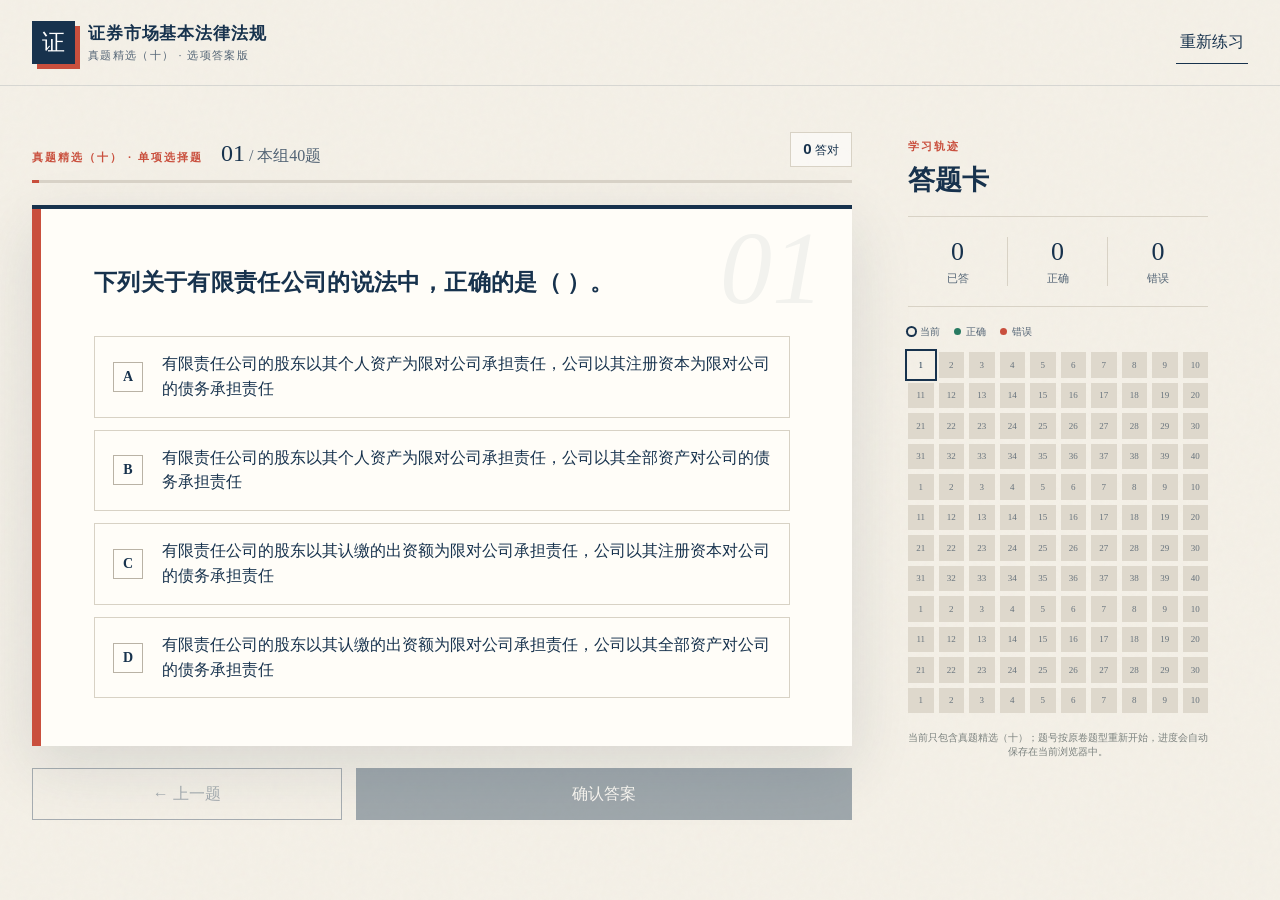
<file: index.html>
<!doctype html>
<html lang="zh-CN">
<head>
  <meta charset="UTF-8" />
  <meta name="viewport" content="width=device-width, initial-scale=1.0" />
  <meta name="theme-color" content="#17324d" />
  <title>证券市场基本法律法规 · 真题精选十</title>
  <link rel="stylesheet" href="styles.css?v=13" />
</head>
<body>
  <div class="paper-noise" aria-hidden="true"></div>
  <header class="topbar">
    <a class="brand" href="#" aria-label="返回第一题">
      <span class="brand-mark">证</span>
      <span>
        <strong>证券市场基本法律法规</strong>
        <small>真题精选（十） · 选项答案版</small>
      </span>
    </a>
    <div class="header-actions">
      <button class="text-button" id="resetBtn" type="button">重新练习</button>
      <button class="icon-button mobile-only" id="sheetBtn" type="button" aria-label="打开答题卡">☰</button>
    </div>
  </header>

  <main class="app-shell">
    <section class="quiz-panel">
      <div class="progress-row">
        <div>
          <span class="eyebrow" id="category">单项选择题</span>
          <span class="question-count"><b id="currentNo">01</b> / 本组40题</span>
        </div>
        <div class="score-pill"><span id="correctCount">0</span> 答对</div>
      </div>
      <div class="progress-track" aria-label="答题进度"><div id="progressBar"></div></div>

      <article class="question-card" id="questionCard">
        <div class="question-number" aria-hidden="true" id="bigNo">01</div>
        <section class="case-material" id="caseMaterial" hidden>
          <span class="module-kicker">材料背景</span>
          <p id="caseMaterialText"></p>
        </section>
        <h1 id="questionText"></h1>
        <div class="options" id="options" role="radiogroup" aria-label="请选择答案"></div>

        <div class="feedback" id="feedback" hidden>
          <div class="feedback-title">
            <span class="feedback-icon" id="feedbackIcon"></span>
            <div>
              <strong id="feedbackHeading"></strong>
              <small id="answerLine"></small>
            </div>
          </div>
        </div>
      </article>

      <div class="quiz-actions">
        <button class="secondary-button" id="prevBtn" type="button">← 上一题</button>
        <button class="primary-button" id="submitBtn" type="button" disabled>确认答案</button>
        <button class="primary-button" id="nextBtn" type="button" hidden>下一题 →</button>
      </div>
    </section>

    <aside class="answer-sheet" id="answerSheet" aria-label="答题卡">
      <div class="sheet-head">
        <div><span class="eyebrow">学习轨迹</span><h2>答题卡</h2></div>
        <button class="icon-button mobile-only" id="closeSheetBtn" type="button" aria-label="关闭答题卡">×</button>
      </div>
      <div class="stats">
        <div><b id="answeredStat">0</b><span>已答</span></div>
        <div><b id="rightStat">0</b><span>正确</span></div>
        <div><b id="wrongStat">0</b><span>错误</span></div>
      </div>
      <div class="legend">
        <span><i class="dot current"></i>当前</span>
        <span><i class="dot right"></i>正确</span>
        <span><i class="dot wrong"></i>错误</span>
      </div>
      <nav class="question-grid" id="questionGrid" aria-label="题目列表"></nav>
      <p class="sheet-note">当前只包含真题精选（十）；题号按原卷题型重新开始，进度会自动保存在当前浏览器中。</p>
    </aside>
  </main>

  <div class="overlay" id="overlay" hidden></div>
  <div class="toast" id="toast" role="status" aria-live="polite"></div>
  <script src="data.js?v=13"></script>
  <script src="app.js?v=13"></script>
</body>
</html>
</file>
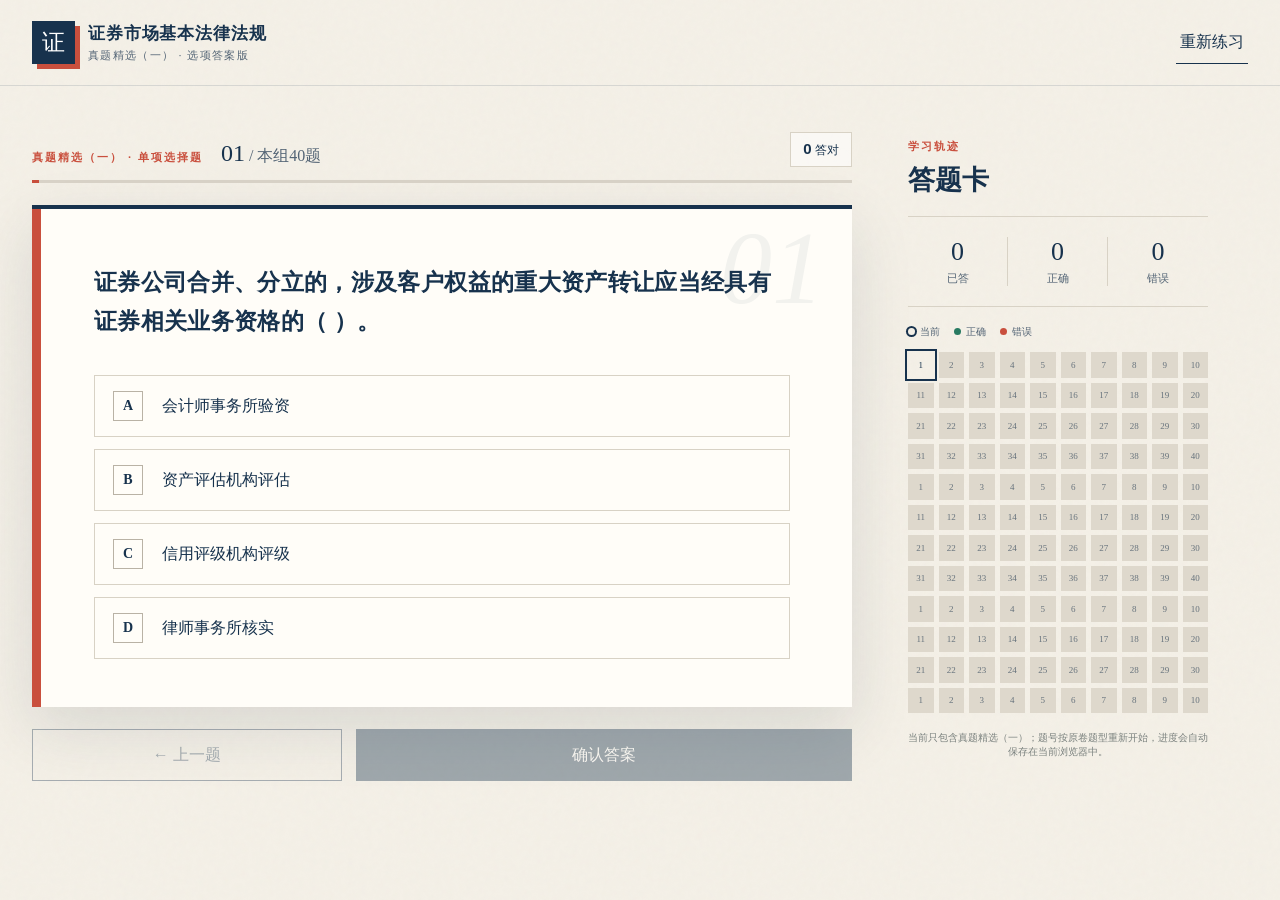
<file: zhenti1/index.html>
<!doctype html>
<html lang="zh-CN">
<head>
  <meta charset="UTF-8" />
  <meta name="viewport" content="width=device-width, initial-scale=1.0" />
  <meta name="theme-color" content="#17324d" />
  <title>证券市场基本法律法规 · 真题精选一</title>
  <link rel="stylesheet" href="styles.css?v=zhenti1" />
</head>
<body>
  <div class="paper-noise" aria-hidden="true"></div>
  <header class="topbar">
    <a class="brand" href="#" aria-label="返回第一题">
      <span class="brand-mark">证</span>
      <span>
        <strong>证券市场基本法律法规</strong>
        <small>真题精选（一） · 选项答案版</small>
      </span>
    </a>
    <div class="header-actions">
      <button class="text-button" id="resetBtn" type="button">重新练习</button>
      <button class="icon-button mobile-only" id="sheetBtn" type="button" aria-label="打开答题卡">☰</button>
    </div>
  </header>

  <main class="app-shell">
    <section class="quiz-panel">
      <div class="progress-row">
        <div>
          <span class="eyebrow" id="category">单项选择题</span>
          <span class="question-count"><b id="currentNo">01</b> / 本组40题</span>
        </div>
        <div class="score-pill"><span id="correctCount">0</span> 答对</div>
      </div>
      <div class="progress-track" aria-label="答题进度"><div id="progressBar"></div></div>

      <article class="question-card" id="questionCard">
        <div class="question-number" aria-hidden="true" id="bigNo">01</div>
        <section class="case-material" id="caseMaterial" hidden>
          <span class="module-kicker">材料背景</span>
          <p id="caseMaterialText"></p>
        </section>
        <h1 id="questionText"></h1>
        <div class="options" id="options" role="radiogroup" aria-label="请选择答案"></div>

        <div class="feedback" id="feedback" hidden>
          <div class="feedback-title">
            <span class="feedback-icon" id="feedbackIcon"></span>
            <div>
              <strong id="feedbackHeading"></strong>
              <small id="answerLine"></small>
            </div>
          </div>
        </div>
      </article>

      <div class="quiz-actions">
        <button class="secondary-button" id="prevBtn" type="button">← 上一题</button>
        <button class="primary-button" id="submitBtn" type="button" disabled>确认答案</button>
        <button class="primary-button" id="nextBtn" type="button" hidden>下一题 →</button>
      </div>
    </section>

    <aside class="answer-sheet" id="answerSheet" aria-label="答题卡">
      <div class="sheet-head">
        <div><span class="eyebrow">学习轨迹</span><h2>答题卡</h2></div>
        <button class="icon-button mobile-only" id="closeSheetBtn" type="button" aria-label="关闭答题卡">×</button>
      </div>
      <div class="stats">
        <div><b id="answeredStat">0</b><span>已答</span></div>
        <div><b id="rightStat">0</b><span>正确</span></div>
        <div><b id="wrongStat">0</b><span>错误</span></div>
      </div>
      <div class="legend">
        <span><i class="dot current"></i>当前</span>
        <span><i class="dot right"></i>正确</span>
        <span><i class="dot wrong"></i>错误</span>
      </div>
      <nav class="question-grid" id="questionGrid" aria-label="题目列表"></nav>
      <p class="sheet-note">当前只包含真题精选（一）；题号按原卷题型重新开始，进度会自动保存在当前浏览器中。</p>
    </aside>
  </main>

  <div class="overlay" id="overlay" hidden></div>
  <div class="toast" id="toast" role="status" aria-live="polite"></div>
  <script src="data.js?v=zhenti1"></script>
  <script src="app.js?v=zhenti1"></script>
</body>
</html>
</file>
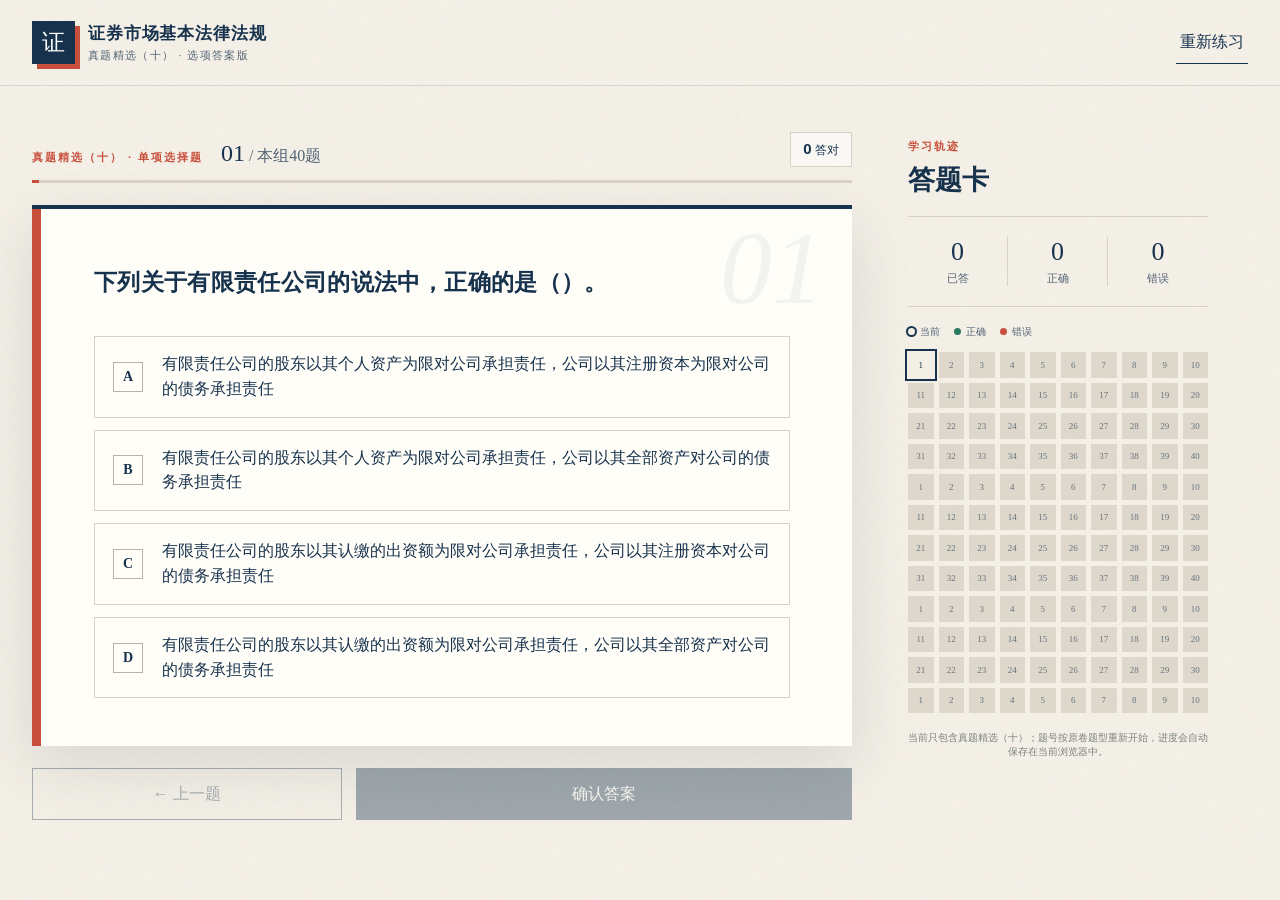
<file: zhenti10/index.html>
<!doctype html>
<html lang="zh-CN">
<head>
  <meta charset="UTF-8" />
  <meta name="viewport" content="width=device-width, initial-scale=1.0" />
  <meta name="theme-color" content="#17324d" />
  <title>证券市场基本法律法规 · 真题精选九</title>
  <link rel="stylesheet" href="styles.css?v=zhenti10" />
</head>
<body>
  <div class="paper-noise" aria-hidden="true"></div>
  <header class="topbar">
    <a class="brand" href="#" aria-label="返回第一题">
      <span class="brand-mark">证</span>
      <span>
        <strong>证券市场基本法律法规</strong>
        <small>真题精选（十） · 选项答案版</small>
      </span>
    </a>
    <div class="header-actions">
      <button class="text-button" id="resetBtn" type="button">重新练习</button>
      <button class="icon-button mobile-only" id="sheetBtn" type="button" aria-label="打开答题卡">☰</button>
    </div>
  </header>

  <main class="app-shell">
    <section class="quiz-panel">
      <div class="progress-row">
        <div>
          <span class="eyebrow" id="category">单项选择题</span>
          <span class="question-count"><b id="currentNo">01</b> / 本组40题</span>
        </div>
        <div class="score-pill"><span id="correctCount">0</span> 答对</div>
      </div>
      <div class="progress-track" aria-label="答题进度"><div id="progressBar"></div></div>

      <article class="question-card" id="questionCard">
        <div class="question-number" aria-hidden="true" id="bigNo">01</div>
        <section class="case-material" id="caseMaterial" hidden>
          <span class="module-kicker">材料背景</span>
          <p id="caseMaterialText"></p>
        </section>
        <h1 id="questionText"></h1>
        <div class="options" id="options" role="radiogroup" aria-label="请选择答案"></div>

        <div class="feedback" id="feedback" hidden>
          <div class="feedback-title">
            <span class="feedback-icon" id="feedbackIcon"></span>
            <div>
              <strong id="feedbackHeading"></strong>
              <small id="answerLine"></small>
            </div>
          </div>
        </div>
      </article>

      <div class="quiz-actions">
        <button class="secondary-button" id="prevBtn" type="button">← 上一题</button>
        <button class="primary-button" id="submitBtn" type="button" disabled>确认答案</button>
        <button class="primary-button" id="nextBtn" type="button" hidden>下一题 →</button>
      </div>
    </section>

    <aside class="answer-sheet" id="answerSheet" aria-label="答题卡">
      <div class="sheet-head">
        <div><span class="eyebrow">学习轨迹</span><h2>答题卡</h2></div>
        <button class="icon-button mobile-only" id="closeSheetBtn" type="button" aria-label="关闭答题卡">×</button>
      </div>
      <div class="stats">
        <div><b id="answeredStat">0</b><span>已答</span></div>
        <div><b id="rightStat">0</b><span>正确</span></div>
        <div><b id="wrongStat">0</b><span>错误</span></div>
      </div>
      <div class="legend">
        <span><i class="dot current"></i>当前</span>
        <span><i class="dot right"></i>正确</span>
        <span><i class="dot wrong"></i>错误</span>
      </div>
      <nav class="question-grid" id="questionGrid" aria-label="题目列表"></nav>
      <p class="sheet-note">当前只包含真题精选（十）；题号按原卷题型重新开始，进度会自动保存在当前浏览器中。</p>
    </aside>
  </main>

  <div class="overlay" id="overlay" hidden></div>
  <div class="toast" id="toast" role="status" aria-live="polite"></div>
  <script src="data.js?v=zhenti10"></script>
  <script src="app.js?v=zhenti10"></script>
</body>
</html>
</file>
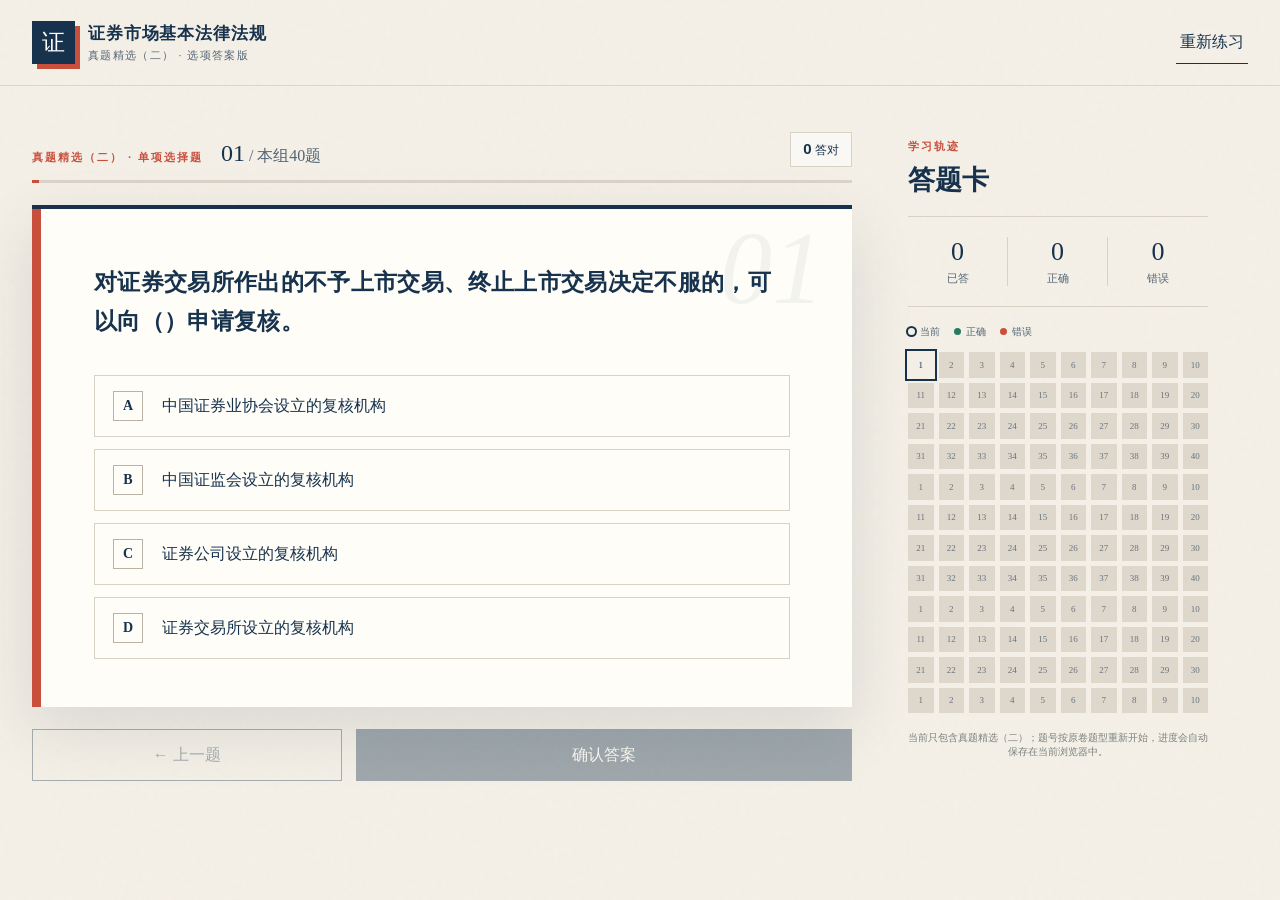
<file: zhenti2/index.html>
<!doctype html>
<html lang="zh-CN">
<head>
  <meta charset="UTF-8" />
  <meta name="viewport" content="width=device-width, initial-scale=1.0" />
  <meta name="theme-color" content="#17324d" />
  <title>证券市场基本法律法规 · 真题精选二</title>
  <link rel="stylesheet" href="styles.css?v=zhenti2" />
</head>
<body>
  <div class="paper-noise" aria-hidden="true"></div>
  <header class="topbar">
    <a class="brand" href="#" aria-label="返回第一题">
      <span class="brand-mark">证</span>
      <span>
        <strong>证券市场基本法律法规</strong>
        <small>真题精选（二） · 选项答案版</small>
      </span>
    </a>
    <div class="header-actions">
      <button class="text-button" id="resetBtn" type="button">重新练习</button>
      <button class="icon-button mobile-only" id="sheetBtn" type="button" aria-label="打开答题卡">☰</button>
    </div>
  </header>

  <main class="app-shell">
    <section class="quiz-panel">
      <div class="progress-row">
        <div>
          <span class="eyebrow" id="category">单项选择题</span>
          <span class="question-count"><b id="currentNo">01</b> / 本组40题</span>
        </div>
        <div class="score-pill"><span id="correctCount">0</span> 答对</div>
      </div>
      <div class="progress-track" aria-label="答题进度"><div id="progressBar"></div></div>

      <article class="question-card" id="questionCard">
        <div class="question-number" aria-hidden="true" id="bigNo">01</div>
        <section class="case-material" id="caseMaterial" hidden>
          <span class="module-kicker">材料背景</span>
          <p id="caseMaterialText"></p>
        </section>
        <h1 id="questionText"></h1>
        <div class="options" id="options" role="radiogroup" aria-label="请选择答案"></div>

        <div class="feedback" id="feedback" hidden>
          <div class="feedback-title">
            <span class="feedback-icon" id="feedbackIcon"></span>
            <div>
              <strong id="feedbackHeading"></strong>
              <small id="answerLine"></small>
            </div>
          </div>
        </div>
      </article>

      <div class="quiz-actions">
        <button class="secondary-button" id="prevBtn" type="button">← 上一题</button>
        <button class="primary-button" id="submitBtn" type="button" disabled>确认答案</button>
        <button class="primary-button" id="nextBtn" type="button" hidden>下一题 →</button>
      </div>
    </section>

    <aside class="answer-sheet" id="answerSheet" aria-label="答题卡">
      <div class="sheet-head">
        <div><span class="eyebrow">学习轨迹</span><h2>答题卡</h2></div>
        <button class="icon-button mobile-only" id="closeSheetBtn" type="button" aria-label="关闭答题卡">×</button>
      </div>
      <div class="stats">
        <div><b id="answeredStat">0</b><span>已答</span></div>
        <div><b id="rightStat">0</b><span>正确</span></div>
        <div><b id="wrongStat">0</b><span>错误</span></div>
      </div>
      <div class="legend">
        <span><i class="dot current"></i>当前</span>
        <span><i class="dot right"></i>正确</span>
        <span><i class="dot wrong"></i>错误</span>
      </div>
      <nav class="question-grid" id="questionGrid" aria-label="题目列表"></nav>
      <p class="sheet-note">当前只包含真题精选（二）；题号按原卷题型重新开始，进度会自动保存在当前浏览器中。</p>
    </aside>
  </main>

  <div class="overlay" id="overlay" hidden></div>
  <div class="toast" id="toast" role="status" aria-live="polite"></div>
  <script src="data.js?v=zhenti2"></script>
  <script src="app.js?v=zhenti2"></script>
</body>
</html>
</file>
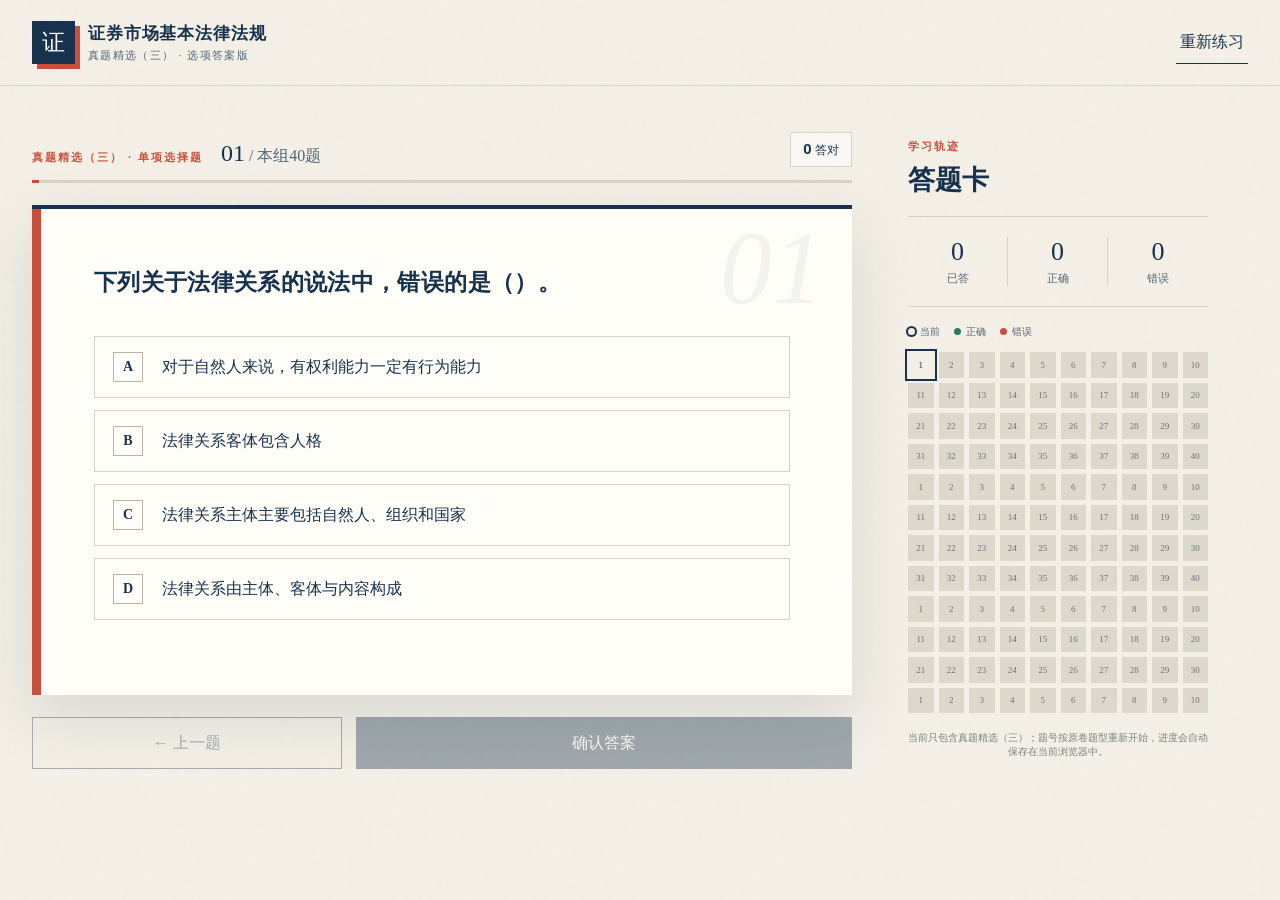
<file: zhenti3/index.html>
<!doctype html>
<html lang="zh-CN">
<head>
  <meta charset="UTF-8" />
  <meta name="viewport" content="width=device-width, initial-scale=1.0" />
  <meta name="theme-color" content="#17324d" />
  <title>证券市场基本法律法规 · 真题精选三</title>
  <link rel="stylesheet" href="styles.css?v=zhenti3" />
</head>
<body>
  <div class="paper-noise" aria-hidden="true"></div>
  <header class="topbar">
    <a class="brand" href="#" aria-label="返回第一题">
      <span class="brand-mark">证</span>
      <span>
        <strong>证券市场基本法律法规</strong>
        <small>真题精选（三） · 选项答案版</small>
      </span>
    </a>
    <div class="header-actions">
      <button class="text-button" id="resetBtn" type="button">重新练习</button>
      <button class="icon-button mobile-only" id="sheetBtn" type="button" aria-label="打开答题卡">☰</button>
    </div>
  </header>

  <main class="app-shell">
    <section class="quiz-panel">
      <div class="progress-row">
        <div>
          <span class="eyebrow" id="category">单项选择题</span>
          <span class="question-count"><b id="currentNo">01</b> / 本组40题</span>
        </div>
        <div class="score-pill"><span id="correctCount">0</span> 答对</div>
      </div>
      <div class="progress-track" aria-label="答题进度"><div id="progressBar"></div></div>

      <article class="question-card" id="questionCard">
        <div class="question-number" aria-hidden="true" id="bigNo">01</div>
        <section class="case-material" id="caseMaterial" hidden>
          <span class="module-kicker">材料背景</span>
          <p id="caseMaterialText"></p>
        </section>
        <h1 id="questionText"></h1>
        <div class="options" id="options" role="radiogroup" aria-label="请选择答案"></div>

        <div class="feedback" id="feedback" hidden>
          <div class="feedback-title">
            <span class="feedback-icon" id="feedbackIcon"></span>
            <div>
              <strong id="feedbackHeading"></strong>
              <small id="answerLine"></small>
            </div>
          </div>
        </div>
      </article>

      <div class="quiz-actions">
        <button class="secondary-button" id="prevBtn" type="button">← 上一题</button>
        <button class="primary-button" id="submitBtn" type="button" disabled>确认答案</button>
        <button class="primary-button" id="nextBtn" type="button" hidden>下一题 →</button>
      </div>
    </section>

    <aside class="answer-sheet" id="answerSheet" aria-label="答题卡">
      <div class="sheet-head">
        <div><span class="eyebrow">学习轨迹</span><h2>答题卡</h2></div>
        <button class="icon-button mobile-only" id="closeSheetBtn" type="button" aria-label="关闭答题卡">×</button>
      </div>
      <div class="stats">
        <div><b id="answeredStat">0</b><span>已答</span></div>
        <div><b id="rightStat">0</b><span>正确</span></div>
        <div><b id="wrongStat">0</b><span>错误</span></div>
      </div>
      <div class="legend">
        <span><i class="dot current"></i>当前</span>
        <span><i class="dot right"></i>正确</span>
        <span><i class="dot wrong"></i>错误</span>
      </div>
      <nav class="question-grid" id="questionGrid" aria-label="题目列表"></nav>
      <p class="sheet-note">当前只包含真题精选（三）；题号按原卷题型重新开始，进度会自动保存在当前浏览器中。</p>
    </aside>
  </main>

  <div class="overlay" id="overlay" hidden></div>
  <div class="toast" id="toast" role="status" aria-live="polite"></div>
  <script src="data.js?v=zhenti3"></script>
  <script src="app.js?v=zhenti3"></script>
</body>
</html>
</file>
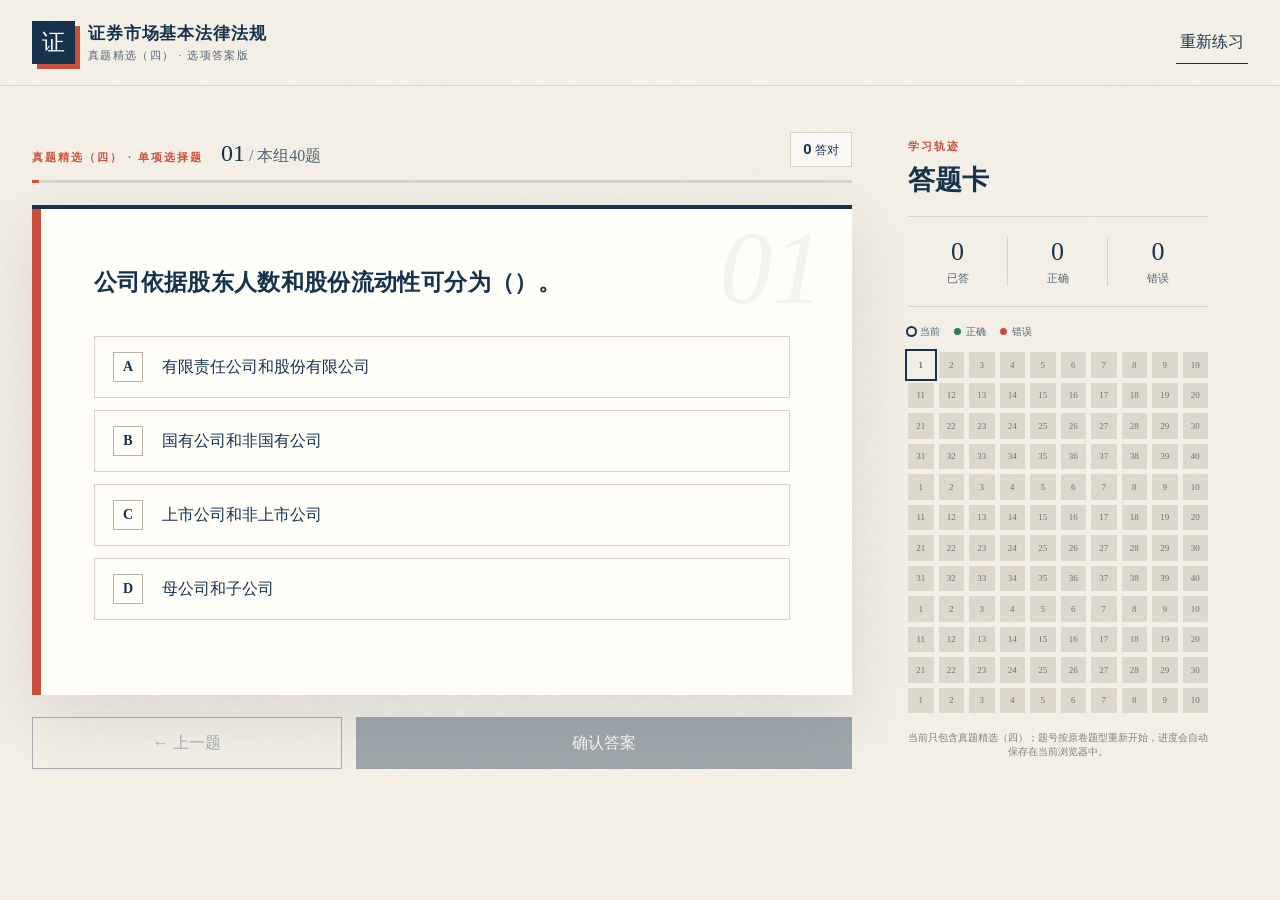
<file: zhenti4/index.html>
<!doctype html>
<html lang="zh-CN">
<head>
  <meta charset="UTF-8" />
  <meta name="viewport" content="width=device-width, initial-scale=1.0" />
  <meta name="theme-color" content="#17324d" />
  <title>证券市场基本法律法规 · 真题精选四</title>
  <link rel="stylesheet" href="styles.css?v=zhenti4" />
</head>
<body>
  <div class="paper-noise" aria-hidden="true"></div>
  <header class="topbar">
    <a class="brand" href="#" aria-label="返回第一题">
      <span class="brand-mark">证</span>
      <span>
        <strong>证券市场基本法律法规</strong>
        <small>真题精选（四） · 选项答案版</small>
      </span>
    </a>
    <div class="header-actions">
      <button class="text-button" id="resetBtn" type="button">重新练习</button>
      <button class="icon-button mobile-only" id="sheetBtn" type="button" aria-label="打开答题卡">☰</button>
    </div>
  </header>

  <main class="app-shell">
    <section class="quiz-panel">
      <div class="progress-row">
        <div>
          <span class="eyebrow" id="category">单项选择题</span>
          <span class="question-count"><b id="currentNo">01</b> / 本组40题</span>
        </div>
        <div class="score-pill"><span id="correctCount">0</span> 答对</div>
      </div>
      <div class="progress-track" aria-label="答题进度"><div id="progressBar"></div></div>

      <article class="question-card" id="questionCard">
        <div class="question-number" aria-hidden="true" id="bigNo">01</div>
        <section class="case-material" id="caseMaterial" hidden>
          <span class="module-kicker">材料背景</span>
          <p id="caseMaterialText"></p>
        </section>
        <h1 id="questionText"></h1>
        <div class="options" id="options" role="radiogroup" aria-label="请选择答案"></div>

        <div class="feedback" id="feedback" hidden>
          <div class="feedback-title">
            <span class="feedback-icon" id="feedbackIcon"></span>
            <div>
              <strong id="feedbackHeading"></strong>
              <small id="answerLine"></small>
            </div>
          </div>
        </div>
      </article>

      <div class="quiz-actions">
        <button class="secondary-button" id="prevBtn" type="button">← 上一题</button>
        <button class="primary-button" id="submitBtn" type="button" disabled>确认答案</button>
        <button class="primary-button" id="nextBtn" type="button" hidden>下一题 →</button>
      </div>
    </section>

    <aside class="answer-sheet" id="answerSheet" aria-label="答题卡">
      <div class="sheet-head">
        <div><span class="eyebrow">学习轨迹</span><h2>答题卡</h2></div>
        <button class="icon-button mobile-only" id="closeSheetBtn" type="button" aria-label="关闭答题卡">×</button>
      </div>
      <div class="stats">
        <div><b id="answeredStat">0</b><span>已答</span></div>
        <div><b id="rightStat">0</b><span>正确</span></div>
        <div><b id="wrongStat">0</b><span>错误</span></div>
      </div>
      <div class="legend">
        <span><i class="dot current"></i>当前</span>
        <span><i class="dot right"></i>正确</span>
        <span><i class="dot wrong"></i>错误</span>
      </div>
      <nav class="question-grid" id="questionGrid" aria-label="题目列表"></nav>
      <p class="sheet-note">当前只包含真题精选（四）；题号按原卷题型重新开始，进度会自动保存在当前浏览器中。</p>
    </aside>
  </main>

  <div class="overlay" id="overlay" hidden></div>
  <div class="toast" id="toast" role="status" aria-live="polite"></div>
  <script src="data.js?v=zhenti4"></script>
  <script src="app.js?v=zhenti4"></script>
</body>
</html>
</file>
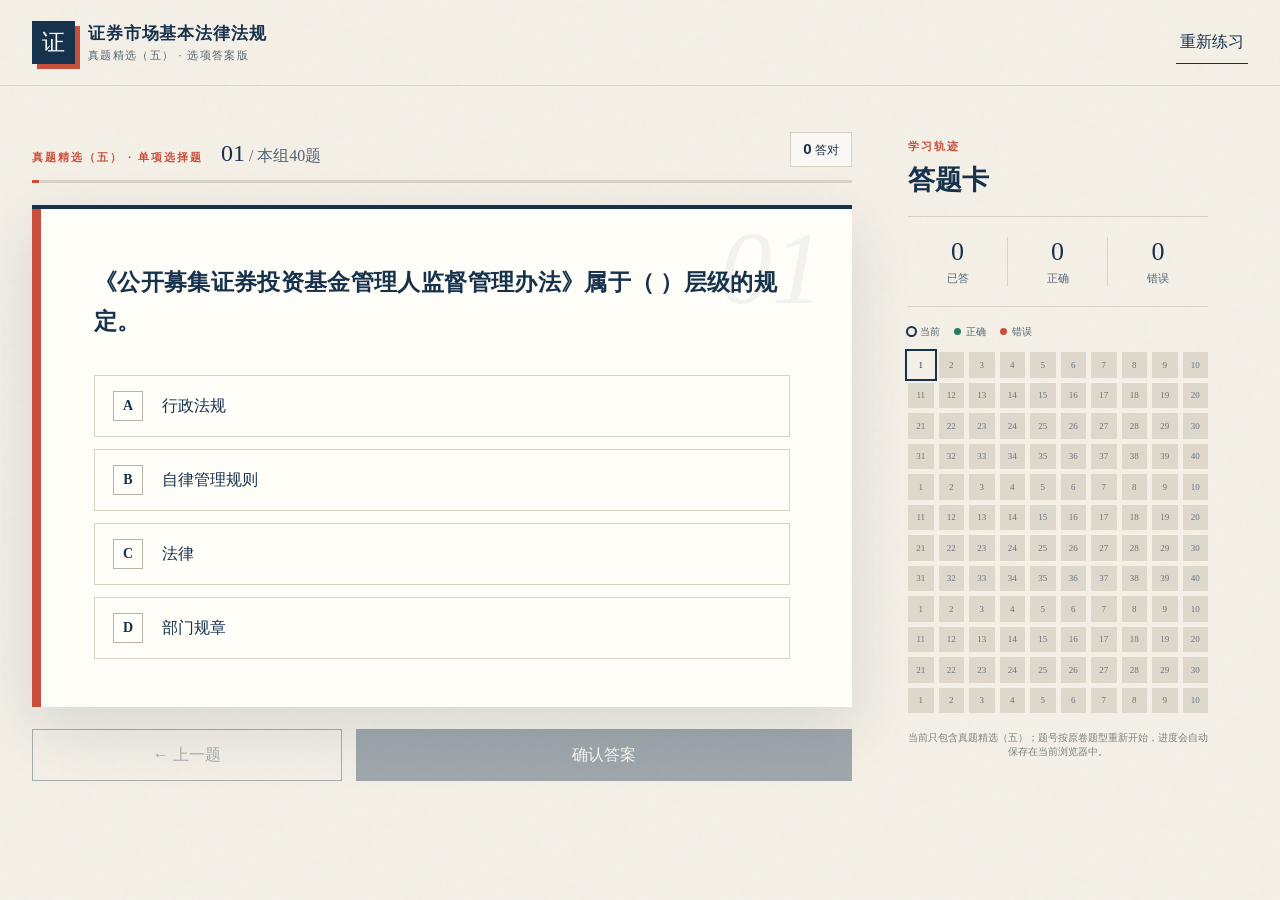
<file: zhenti5/index.html>
<!doctype html>
<html lang="zh-CN">
<head>
  <meta charset="UTF-8" />
  <meta name="viewport" content="width=device-width, initial-scale=1.0" />
  <meta name="theme-color" content="#17324d" />
  <title>证券市场基本法律法规 · 真题精选五</title>
  <link rel="stylesheet" href="styles.css?v=zhenti5" />
</head>
<body>
  <div class="paper-noise" aria-hidden="true"></div>
  <header class="topbar">
    <a class="brand" href="#" aria-label="返回第一题">
      <span class="brand-mark">证</span>
      <span>
        <strong>证券市场基本法律法规</strong>
        <small>真题精选（五） · 选项答案版</small>
      </span>
    </a>
    <div class="header-actions">
      <button class="text-button" id="resetBtn" type="button">重新练习</button>
      <button class="icon-button mobile-only" id="sheetBtn" type="button" aria-label="打开答题卡">☰</button>
    </div>
  </header>

  <main class="app-shell">
    <section class="quiz-panel">
      <div class="progress-row">
        <div>
          <span class="eyebrow" id="category">单项选择题</span>
          <span class="question-count"><b id="currentNo">01</b> / 本组40题</span>
        </div>
        <div class="score-pill"><span id="correctCount">0</span> 答对</div>
      </div>
      <div class="progress-track" aria-label="答题进度"><div id="progressBar"></div></div>

      <article class="question-card" id="questionCard">
        <div class="question-number" aria-hidden="true" id="bigNo">01</div>
        <section class="case-material" id="caseMaterial" hidden>
          <span class="module-kicker">材料背景</span>
          <p id="caseMaterialText"></p>
        </section>
        <h1 id="questionText"></h1>
        <div class="options" id="options" role="radiogroup" aria-label="请选择答案"></div>

        <div class="feedback" id="feedback" hidden>
          <div class="feedback-title">
            <span class="feedback-icon" id="feedbackIcon"></span>
            <div>
              <strong id="feedbackHeading"></strong>
              <small id="answerLine"></small>
            </div>
          </div>
        </div>
      </article>

      <div class="quiz-actions">
        <button class="secondary-button" id="prevBtn" type="button">← 上一题</button>
        <button class="primary-button" id="submitBtn" type="button" disabled>确认答案</button>
        <button class="primary-button" id="nextBtn" type="button" hidden>下一题 →</button>
      </div>
    </section>

    <aside class="answer-sheet" id="answerSheet" aria-label="答题卡">
      <div class="sheet-head">
        <div><span class="eyebrow">学习轨迹</span><h2>答题卡</h2></div>
        <button class="icon-button mobile-only" id="closeSheetBtn" type="button" aria-label="关闭答题卡">×</button>
      </div>
      <div class="stats">
        <div><b id="answeredStat">0</b><span>已答</span></div>
        <div><b id="rightStat">0</b><span>正确</span></div>
        <div><b id="wrongStat">0</b><span>错误</span></div>
      </div>
      <div class="legend">
        <span><i class="dot current"></i>当前</span>
        <span><i class="dot right"></i>正确</span>
        <span><i class="dot wrong"></i>错误</span>
      </div>
      <nav class="question-grid" id="questionGrid" aria-label="题目列表"></nav>
      <p class="sheet-note">当前只包含真题精选（五）；题号按原卷题型重新开始，进度会自动保存在当前浏览器中。</p>
    </aside>
  </main>

  <div class="overlay" id="overlay" hidden></div>
  <div class="toast" id="toast" role="status" aria-live="polite"></div>
  <script src="data.js?v=zhenti5"></script>
  <script src="app.js?v=zhenti5"></script>
</body>
</html>
</file>
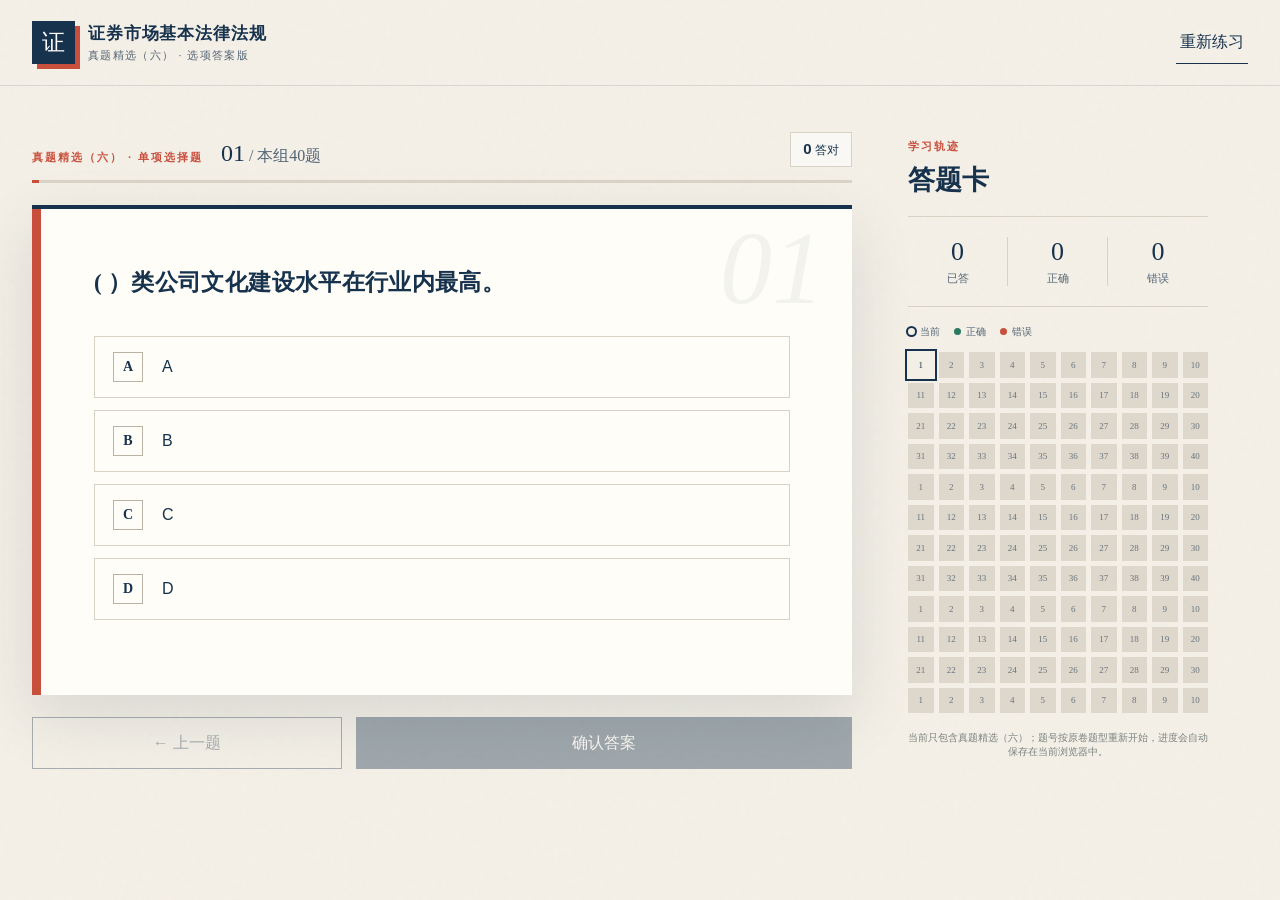
<file: zhenti6/index.html>
<!doctype html>
<html lang="zh-CN">
<head>
  <meta charset="UTF-8" />
  <meta name="viewport" content="width=device-width, initial-scale=1.0" />
  <meta name="theme-color" content="#17324d" />
  <title>证券市场基本法律法规 · 真题精选六</title>
  <link rel="stylesheet" href="styles.css?v=zhenti6" />
</head>
<body>
  <div class="paper-noise" aria-hidden="true"></div>
  <header class="topbar">
    <a class="brand" href="#" aria-label="返回第一题">
      <span class="brand-mark">证</span>
      <span>
        <strong>证券市场基本法律法规</strong>
        <small>真题精选（六） · 选项答案版</small>
      </span>
    </a>
    <div class="header-actions">
      <button class="text-button" id="resetBtn" type="button">重新练习</button>
      <button class="icon-button mobile-only" id="sheetBtn" type="button" aria-label="打开答题卡">☰</button>
    </div>
  </header>

  <main class="app-shell">
    <section class="quiz-panel">
      <div class="progress-row">
        <div>
          <span class="eyebrow" id="category">单项选择题</span>
          <span class="question-count"><b id="currentNo">01</b> / 本组40题</span>
        </div>
        <div class="score-pill"><span id="correctCount">0</span> 答对</div>
      </div>
      <div class="progress-track" aria-label="答题进度"><div id="progressBar"></div></div>

      <article class="question-card" id="questionCard">
        <div class="question-number" aria-hidden="true" id="bigNo">01</div>
        <section class="case-material" id="caseMaterial" hidden>
          <span class="module-kicker">材料背景</span>
          <p id="caseMaterialText"></p>
        </section>
        <h1 id="questionText"></h1>
        <div class="options" id="options" role="radiogroup" aria-label="请选择答案"></div>

        <div class="feedback" id="feedback" hidden>
          <div class="feedback-title">
            <span class="feedback-icon" id="feedbackIcon"></span>
            <div>
              <strong id="feedbackHeading"></strong>
              <small id="answerLine"></small>
            </div>
          </div>
        </div>
      </article>

      <div class="quiz-actions">
        <button class="secondary-button" id="prevBtn" type="button">← 上一题</button>
        <button class="primary-button" id="submitBtn" type="button" disabled>确认答案</button>
        <button class="primary-button" id="nextBtn" type="button" hidden>下一题 →</button>
      </div>
    </section>

    <aside class="answer-sheet" id="answerSheet" aria-label="答题卡">
      <div class="sheet-head">
        <div><span class="eyebrow">学习轨迹</span><h2>答题卡</h2></div>
        <button class="icon-button mobile-only" id="closeSheetBtn" type="button" aria-label="关闭答题卡">×</button>
      </div>
      <div class="stats">
        <div><b id="answeredStat">0</b><span>已答</span></div>
        <div><b id="rightStat">0</b><span>正确</span></div>
        <div><b id="wrongStat">0</b><span>错误</span></div>
      </div>
      <div class="legend">
        <span><i class="dot current"></i>当前</span>
        <span><i class="dot right"></i>正确</span>
        <span><i class="dot wrong"></i>错误</span>
      </div>
      <nav class="question-grid" id="questionGrid" aria-label="题目列表"></nav>
      <p class="sheet-note">当前只包含真题精选（六）；题号按原卷题型重新开始，进度会自动保存在当前浏览器中。</p>
    </aside>
  </main>

  <div class="overlay" id="overlay" hidden></div>
  <div class="toast" id="toast" role="status" aria-live="polite"></div>
  <script src="data.js?v=zhenti6"></script>
  <script src="app.js?v=zhenti6"></script>
</body>
</html>
</file>
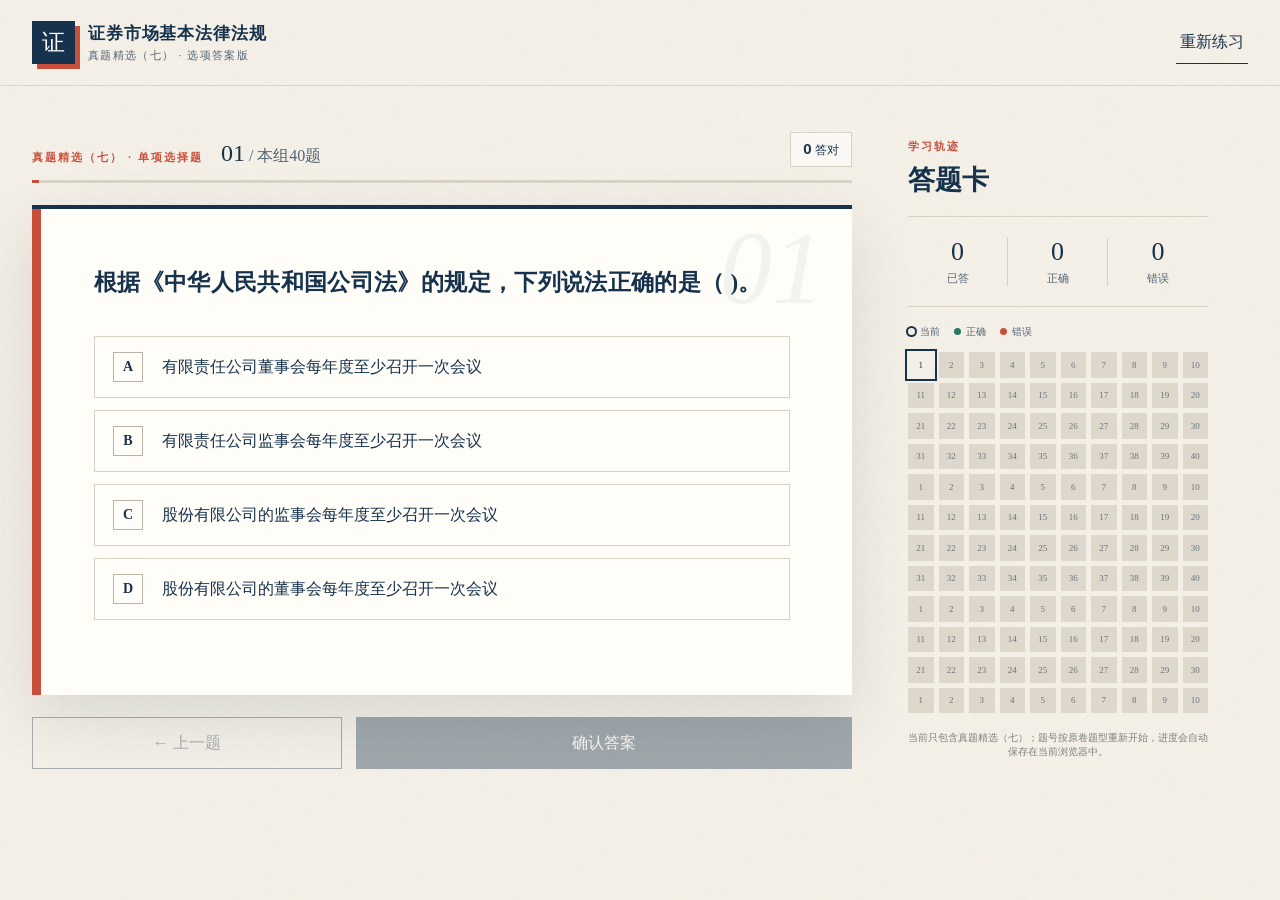
<file: zhenti7/index.html>
<!doctype html>
<html lang="zh-CN">
<head>
  <meta charset="UTF-8" />
  <meta name="viewport" content="width=device-width, initial-scale=1.0" />
  <meta name="theme-color" content="#17324d" />
  <title>证券市场基本法律法规 · 真题精选七</title>
  <link rel="stylesheet" href="styles.css?v=zhenti7" />
</head>
<body>
  <div class="paper-noise" aria-hidden="true"></div>
  <header class="topbar">
    <a class="brand" href="#" aria-label="返回第一题">
      <span class="brand-mark">证</span>
      <span>
        <strong>证券市场基本法律法规</strong>
        <small>真题精选（七） · 选项答案版</small>
      </span>
    </a>
    <div class="header-actions">
      <button class="text-button" id="resetBtn" type="button">重新练习</button>
      <button class="icon-button mobile-only" id="sheetBtn" type="button" aria-label="打开答题卡">☰</button>
    </div>
  </header>

  <main class="app-shell">
    <section class="quiz-panel">
      <div class="progress-row">
        <div>
          <span class="eyebrow" id="category">单项选择题</span>
          <span class="question-count"><b id="currentNo">01</b> / 本组40题</span>
        </div>
        <div class="score-pill"><span id="correctCount">0</span> 答对</div>
      </div>
      <div class="progress-track" aria-label="答题进度"><div id="progressBar"></div></div>

      <article class="question-card" id="questionCard">
        <div class="question-number" aria-hidden="true" id="bigNo">01</div>
        <section class="case-material" id="caseMaterial" hidden>
          <span class="module-kicker">材料背景</span>
          <p id="caseMaterialText"></p>
        </section>
        <h1 id="questionText"></h1>
        <div class="options" id="options" role="radiogroup" aria-label="请选择答案"></div>

        <div class="feedback" id="feedback" hidden>
          <div class="feedback-title">
            <span class="feedback-icon" id="feedbackIcon"></span>
            <div>
              <strong id="feedbackHeading"></strong>
              <small id="answerLine"></small>
            </div>
          </div>
        </div>
      </article>

      <div class="quiz-actions">
        <button class="secondary-button" id="prevBtn" type="button">← 上一题</button>
        <button class="primary-button" id="submitBtn" type="button" disabled>确认答案</button>
        <button class="primary-button" id="nextBtn" type="button" hidden>下一题 →</button>
      </div>
    </section>

    <aside class="answer-sheet" id="answerSheet" aria-label="答题卡">
      <div class="sheet-head">
        <div><span class="eyebrow">学习轨迹</span><h2>答题卡</h2></div>
        <button class="icon-button mobile-only" id="closeSheetBtn" type="button" aria-label="关闭答题卡">×</button>
      </div>
      <div class="stats">
        <div><b id="answeredStat">0</b><span>已答</span></div>
        <div><b id="rightStat">0</b><span>正确</span></div>
        <div><b id="wrongStat">0</b><span>错误</span></div>
      </div>
      <div class="legend">
        <span><i class="dot current"></i>当前</span>
        <span><i class="dot right"></i>正确</span>
        <span><i class="dot wrong"></i>错误</span>
      </div>
      <nav class="question-grid" id="questionGrid" aria-label="题目列表"></nav>
      <p class="sheet-note">当前只包含真题精选（七）；题号按原卷题型重新开始，进度会自动保存在当前浏览器中。</p>
    </aside>
  </main>

  <div class="overlay" id="overlay" hidden></div>
  <div class="toast" id="toast" role="status" aria-live="polite"></div>
  <script src="data.js?v=zhenti7"></script>
  <script src="app.js?v=zhenti7"></script>
</body>
</html>
</file>
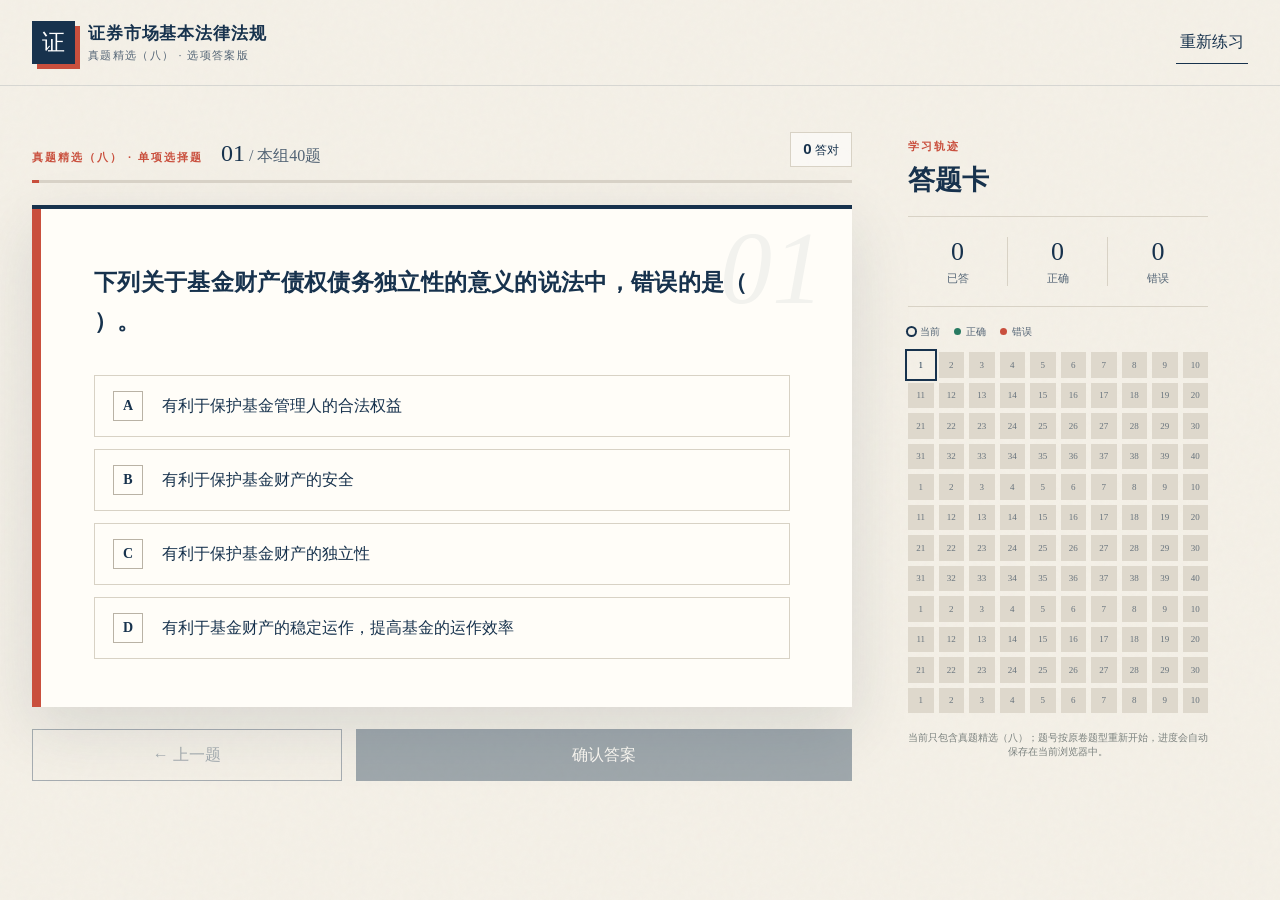
<file: zhenti8/index.html>
<!doctype html>
<html lang="zh-CN">
<head>
  <meta charset="UTF-8" />
  <meta name="viewport" content="width=device-width, initial-scale=1.0" />
  <meta name="theme-color" content="#17324d" />
  <title>证券市场基本法律法规 · 真题精选八</title>
  <link rel="stylesheet" href="styles.css?v=zhenti8" />
</head>
<body>
  <div class="paper-noise" aria-hidden="true"></div>
  <header class="topbar">
    <a class="brand" href="#" aria-label="返回第一题">
      <span class="brand-mark">证</span>
      <span>
        <strong>证券市场基本法律法规</strong>
        <small>真题精选（八） · 选项答案版</small>
      </span>
    </a>
    <div class="header-actions">
      <button class="text-button" id="resetBtn" type="button">重新练习</button>
      <button class="icon-button mobile-only" id="sheetBtn" type="button" aria-label="打开答题卡">☰</button>
    </div>
  </header>

  <main class="app-shell">
    <section class="quiz-panel">
      <div class="progress-row">
        <div>
          <span class="eyebrow" id="category">单项选择题</span>
          <span class="question-count"><b id="currentNo">01</b> / 本组40题</span>
        </div>
        <div class="score-pill"><span id="correctCount">0</span> 答对</div>
      </div>
      <div class="progress-track" aria-label="答题进度"><div id="progressBar"></div></div>

      <article class="question-card" id="questionCard">
        <div class="question-number" aria-hidden="true" id="bigNo">01</div>
        <section class="case-material" id="caseMaterial" hidden>
          <span class="module-kicker">材料背景</span>
          <p id="caseMaterialText"></p>
        </section>
        <h1 id="questionText"></h1>
        <div class="options" id="options" role="radiogroup" aria-label="请选择答案"></div>

        <div class="feedback" id="feedback" hidden>
          <div class="feedback-title">
            <span class="feedback-icon" id="feedbackIcon"></span>
            <div>
              <strong id="feedbackHeading"></strong>
              <small id="answerLine"></small>
            </div>
          </div>
        </div>
      </article>

      <div class="quiz-actions">
        <button class="secondary-button" id="prevBtn" type="button">← 上一题</button>
        <button class="primary-button" id="submitBtn" type="button" disabled>确认答案</button>
        <button class="primary-button" id="nextBtn" type="button" hidden>下一题 →</button>
      </div>
    </section>

    <aside class="answer-sheet" id="answerSheet" aria-label="答题卡">
      <div class="sheet-head">
        <div><span class="eyebrow">学习轨迹</span><h2>答题卡</h2></div>
        <button class="icon-button mobile-only" id="closeSheetBtn" type="button" aria-label="关闭答题卡">×</button>
      </div>
      <div class="stats">
        <div><b id="answeredStat">0</b><span>已答</span></div>
        <div><b id="rightStat">0</b><span>正确</span></div>
        <div><b id="wrongStat">0</b><span>错误</span></div>
      </div>
      <div class="legend">
        <span><i class="dot current"></i>当前</span>
        <span><i class="dot right"></i>正确</span>
        <span><i class="dot wrong"></i>错误</span>
      </div>
      <nav class="question-grid" id="questionGrid" aria-label="题目列表"></nav>
      <p class="sheet-note">当前只包含真题精选（八）；题号按原卷题型重新开始，进度会自动保存在当前浏览器中。</p>
    </aside>
  </main>

  <div class="overlay" id="overlay" hidden></div>
  <div class="toast" id="toast" role="status" aria-live="polite"></div>
  <script src="data.js?v=zhenti8"></script>
  <script src="app.js?v=zhenti8"></script>
</body>
</html>
</file>
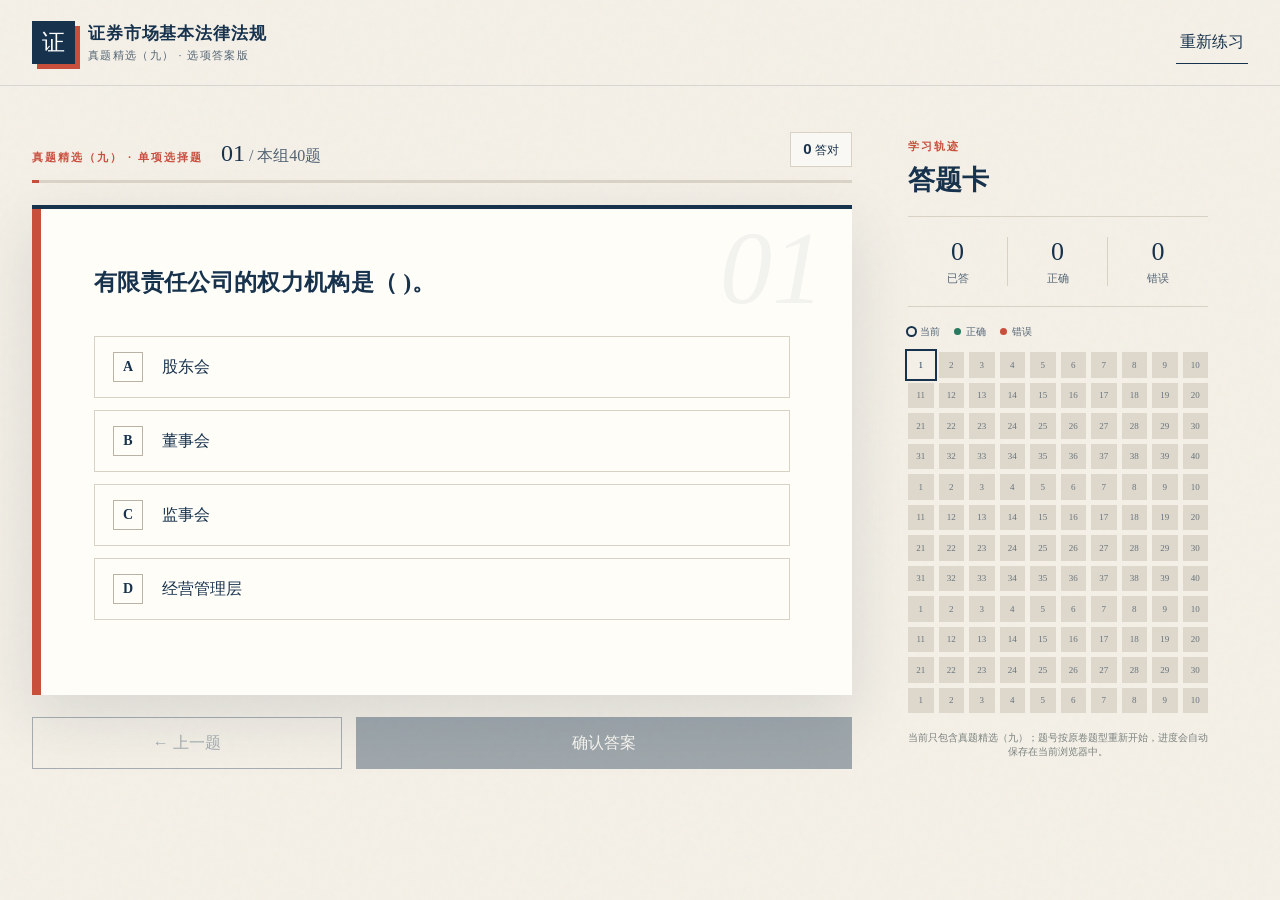
<file: zhenti9/index.html>
<!doctype html>
<html lang="zh-CN">
<head>
  <meta charset="UTF-8" />
  <meta name="viewport" content="width=device-width, initial-scale=1.0" />
  <meta name="theme-color" content="#17324d" />
  <title>证券市场基本法律法规 · 真题精选九</title>
  <link rel="stylesheet" href="styles.css?v=zhenti9" />
</head>
<body>
  <div class="paper-noise" aria-hidden="true"></div>
  <header class="topbar">
    <a class="brand" href="#" aria-label="返回第一题">
      <span class="brand-mark">证</span>
      <span>
        <strong>证券市场基本法律法规</strong>
        <small>真题精选（九） · 选项答案版</small>
      </span>
    </a>
    <div class="header-actions">
      <button class="text-button" id="resetBtn" type="button">重新练习</button>
      <button class="icon-button mobile-only" id="sheetBtn" type="button" aria-label="打开答题卡">☰</button>
    </div>
  </header>

  <main class="app-shell">
    <section class="quiz-panel">
      <div class="progress-row">
        <div>
          <span class="eyebrow" id="category">单项选择题</span>
          <span class="question-count"><b id="currentNo">01</b> / 本组40题</span>
        </div>
        <div class="score-pill"><span id="correctCount">0</span> 答对</div>
      </div>
      <div class="progress-track" aria-label="答题进度"><div id="progressBar"></div></div>

      <article class="question-card" id="questionCard">
        <div class="question-number" aria-hidden="true" id="bigNo">01</div>
        <section class="case-material" id="caseMaterial" hidden>
          <span class="module-kicker">材料背景</span>
          <p id="caseMaterialText"></p>
        </section>
        <h1 id="questionText"></h1>
        <div class="options" id="options" role="radiogroup" aria-label="请选择答案"></div>

        <div class="feedback" id="feedback" hidden>
          <div class="feedback-title">
            <span class="feedback-icon" id="feedbackIcon"></span>
            <div>
              <strong id="feedbackHeading"></strong>
              <small id="answerLine"></small>
            </div>
          </div>
        </div>
      </article>

      <div class="quiz-actions">
        <button class="secondary-button" id="prevBtn" type="button">← 上一题</button>
        <button class="primary-button" id="submitBtn" type="button" disabled>确认答案</button>
        <button class="primary-button" id="nextBtn" type="button" hidden>下一题 →</button>
      </div>
    </section>

    <aside class="answer-sheet" id="answerSheet" aria-label="答题卡">
      <div class="sheet-head">
        <div><span class="eyebrow">学习轨迹</span><h2>答题卡</h2></div>
        <button class="icon-button mobile-only" id="closeSheetBtn" type="button" aria-label="关闭答题卡">×</button>
      </div>
      <div class="stats">
        <div><b id="answeredStat">0</b><span>已答</span></div>
        <div><b id="rightStat">0</b><span>正确</span></div>
        <div><b id="wrongStat">0</b><span>错误</span></div>
      </div>
      <div class="legend">
        <span><i class="dot current"></i>当前</span>
        <span><i class="dot right"></i>正确</span>
        <span><i class="dot wrong"></i>错误</span>
      </div>
      <nav class="question-grid" id="questionGrid" aria-label="题目列表"></nav>
      <p class="sheet-note">当前只包含真题精选（九）；题号按原卷题型重新开始，进度会自动保存在当前浏览器中。</p>
    </aside>
  </main>

  <div class="overlay" id="overlay" hidden></div>
  <div class="toast" id="toast" role="status" aria-live="polite"></div>
  <script src="data.js?v=zhenti9"></script>
  <script src="app.js?v=zhenti9"></script>
</body>
</html>
</file>
<file: styles.css>
:root {
  --ink: #17324d;
  --ink-soft: #536475;
  --paper: #f4f0e7;
  --card: #fffdf8;
  --line: #d8d2c5;
  --accent: #c94f3d;
  --accent-dark: #9d3427;
  --success: #287a61;
  --success-bg: #e8f4ee;
  --error-bg: #faece8;
  --shadow: 0 22px 60px rgba(26, 45, 61, .12);
}

* { box-sizing: border-box; }
html { scroll-behavior: smooth; }
body {
  margin: 0;
  color: var(--ink);
  background: var(--paper);
  font-family: "Noto Sans SC", "Microsoft YaHei", sans-serif;
  min-height: 100vh;
}
button { font: inherit; }
button:focus-visible, a:focus-visible { outline: 3px solid rgba(201,79,61,.3); outline-offset: 3px; }

.paper-noise {
  position: fixed; inset: 0; pointer-events: none; opacity: .3;
  background-image: url("data:image/svg+xml,%3Csvg viewBox='0 0 180 180' xmlns='http://www.w3.org/2000/svg'%3E%3Cfilter id='n'%3E%3CfeTurbulence type='fractalNoise' baseFrequency='.8' numOctaves='3' stitchTiles='stitch'/%3E%3C/filter%3E%3Crect width='100%25' height='100%25' filter='url(%23n)' opacity='.08'/%3E%3C/svg%3E");
}

.topbar {
  height: 86px; display: flex; align-items: center; justify-content: space-between;
  max-width: 1280px; margin: auto; padding: 0 32px; position: relative; z-index: 5;
  border-bottom: 1px solid rgba(23,50,77,.13);
}
.brand { display: flex; align-items: center; gap: 13px; color: inherit; text-decoration: none; }
.brand-mark {
  width: 43px; height: 43px; display: grid; place-items: center; color: #fff; background: var(--ink);
  font-family: STSong, SimSun, serif; font-size: 23px; box-shadow: 5px 5px 0 var(--accent);
}
.brand strong, .brand small { display: block; }
.brand strong { font: 700 17px STSong, SimSun, serif; letter-spacing: .05em; }
.brand small { margin-top: 3px; color: var(--ink-soft); font-size: 11px; letter-spacing: .12em; }
.header-actions { display: flex; gap: 10px; }
.text-button, .icon-button { border: 0; background: transparent; color: var(--ink); cursor: pointer; }
.text-button { padding: 10px 4px; border-bottom: 1px solid var(--ink); }
.icon-button { width: 42px; height: 42px; font-size: 25px; }

.app-shell {
  position: relative; z-index: 1; max-width: 1280px; margin: 0 auto; padding: 46px 32px 64px;
  display: grid; grid-template-columns: minmax(0, 820px) 300px; gap: 56px; align-items: start;
}
.progress-row { display: flex; align-items: flex-end; justify-content: space-between; margin-bottom: 13px; }
.progress-row > div:first-child { display: flex; align-items: baseline; gap: 18px; }
.eyebrow { color: var(--accent); font-size: 11px; font-weight: 800; letter-spacing: .18em; text-transform: uppercase; }
.question-count { color: var(--ink-soft); font-family: Georgia, serif; }
.question-count b { color: var(--ink); font-size: 24px; font-weight: 500; }
.score-pill { padding: 7px 12px; background: rgba(255,255,255,.55); border: 1px solid var(--line); font-size: 12px; }
.score-pill span { font-weight: 800; font-size: 15px; }
.progress-track { height: 3px; background: #d9d3c8; margin-bottom: 22px; overflow: hidden; }
.progress-track div { width: 1%; height: 100%; background: var(--accent); transition: width .35s ease; }

.question-card {
  position: relative; min-height: 490px; padding: 54px 62px 48px; background: var(--card);
  box-shadow: var(--shadow); border-top: 4px solid var(--ink); overflow: hidden;
}
.question-card::after { content: ""; position: absolute; left: 0; bottom: 0; width: 9px; height: 100%; background: var(--accent); }
.case-material {
  position: relative; margin: 0 0 24px; padding: 18px 20px; background: #f8f2df;
  border: 1px solid rgba(145, 100, 38, .22); border-left: 4px solid var(--accent);
}
.case-material p { margin: 8px 0 0; color: #314557; font-size: 14px; line-height: 1.9; }
.question-number {
  position: absolute; right: 28px; top: 7px; color: rgba(23,50,77,.055);
  font: italic 104px/1 Georgia, serif; pointer-events: none;
}
h1 { position: relative; margin: 0 0 34px; max-width: 690px; font: 700 23px/1.7 STSong, SimSun, serif; letter-spacing: .015em; }
.options { display: grid; gap: 12px; position: relative; }
.option {
  width: 100%; display: grid; grid-template-columns: 36px 1fr; gap: 13px; align-items: center;
  padding: 15px 18px; color: var(--ink); text-align: left; line-height: 1.55; background: transparent;
  border: 1px solid var(--line); cursor: pointer; transition: transform .16s ease, border-color .16s, background .16s;
}
.option:hover:not(:disabled) { transform: translateX(5px); border-color: var(--ink); background: #faf7ef; }
.option-key { width: 30px; height: 30px; display: grid; place-items: center; border: 1px solid #b9b2a5; font: 600 14px Georgia, serif; }
.option.selected { border-color: var(--ink); background: #edf1f4; box-shadow: inset 4px 0 var(--ink); }
.option.selected .option-key { color: #fff; background: var(--ink); border-color: var(--ink); }
.option.correct { border-color: var(--success); background: var(--success-bg); box-shadow: inset 4px 0 var(--success); }
.option.correct .option-key { color: #fff; background: var(--success); border-color: var(--success); }
.option.incorrect { border-color: var(--accent); background: var(--error-bg); box-shadow: inset 4px 0 var(--accent); }
.option.incorrect .option-key { color: #fff; background: var(--accent); border-color: var(--accent); }
.option:disabled { cursor: default; }

.feedback { margin-top: 26px; padding: 22px 24px; border-left: 3px solid var(--success); background: var(--success-bg); animation: reveal .35s ease both; }
.feedback.wrong { border-color: var(--accent); background: var(--error-bg); }
.feedback-title { display: flex; gap: 13px; align-items: center; }
.feedback-icon { width: 30px; height: 30px; display: grid; place-items: center; flex: 0 0 auto; color: #fff; background: var(--success); border-radius: 50%; }
.wrong .feedback-icon { background: var(--accent); }
.feedback-title strong, .feedback-title small { display: block; }
.feedback-title strong { font-family: STSong, SimSun, serif; font-size: 18px; }
.feedback-title small { margin-top: 3px; color: var(--ink-soft); }
.feedback p { color: #405363; font-size: 14px; line-height: 1.85; }
.analysis-module { margin-top: 20px; padding-top: 18px; border-top: 1px solid rgba(23,50,77,.14); }
.analysis-module p { margin: 10px 0 0; }
.module-kicker { color: var(--accent-dark); font-size: 10px; font-weight: 800; letter-spacing: .13em; }
.glossary-module { margin: 24px -24px -22px; padding: 24px; background: #f6edcf; border-top: 1px solid #dfcf9f; }
.glossary-head { display: flex; align-items: flex-start; justify-content: space-between; gap: 18px; margin-bottom: 15px; }
.glossary-head h2 { margin: 6px 0 0; font: 700 20px STSong, SimSun, serif; }
.beginner-badge { flex: 0 0 auto; padding: 5px 8px; color: #735e24; background: rgba(255,255,255,.55); border: 1px solid #cfbb7c; font-size: 10px; }
.glossary-cards { display: grid; gap: 10px; }
.term-card { padding: 16px 17px; background: rgba(255,253,248,.72); border: 1px solid #ddcc99; }
.term-title { display: flex; align-items: center; gap: 10px; }
.term-title > span { color: #a68b3f; font: italic 12px Georgia, serif; }
.term-title h3 { margin: 0; font: 700 17px STSong, SimSun, serif; }
.term-card p { margin: 9px 0 0; color: #4b4b3f; line-height: 1.75; }
.term-card p b { color: #6d5a27; }
.term-card .analogy { padding: 9px 11px; background: rgba(218,192,118,.18); border-left: 2px solid #b99b48; }
.source-links {
  display: flex; flex-wrap: wrap; gap: 9px; align-items: center; margin: 15px 0 0;
  padding: 12px 13px; background: rgba(255,255,255,.5); border: 1px dashed #c7b474;
  color: #6a5d36; font-size: 12px; line-height: 1.6;
}
.source-links a {
  padding: 6px 9px; color: #17324d; text-decoration: none; background: #fffaf0;
  border: 1px solid #d6c58f;
}
.source-links a:hover { border-color: var(--ink); box-shadow: inset 0 -2px rgba(23,50,77,.12); }
.source-links span { flex-basis: 100%; color: #7d714b; }
@keyframes reveal { from { opacity: 0; transform: translateY(8px); } }

.quiz-actions { display: grid; grid-template-columns: 1fr 1.6fr; gap: 14px; margin-top: 22px; }
.primary-button, .secondary-button { min-height: 52px; border: 1px solid var(--ink); cursor: pointer; transition: .18s ease; }
.primary-button { color: #fff; background: var(--ink); }
.primary-button:hover:not(:disabled) { background: #234966; transform: translateY(-2px); }
.primary-button:disabled { opacity: .38; cursor: not-allowed; }
.secondary-button { color: var(--ink); background: transparent; }
.secondary-button:hover:not(:disabled) { background: rgba(255,255,255,.55); }
.secondary-button:disabled { opacity: .35; cursor: not-allowed; }

.answer-sheet { position: sticky; top: 28px; padding: 4px 0; }
.sheet-head { display: flex; justify-content: space-between; align-items: start; padding-bottom: 18px; border-bottom: 1px solid var(--line); }
.sheet-head h2 { margin: 8px 0 0; font: 700 27px STSong, SimSun, serif; }
.stats { display: grid; grid-template-columns: repeat(3,1fr); padding: 20px 0; border-bottom: 1px solid var(--line); }
.stats div { text-align: center; border-right: 1px solid var(--line); }
.stats div:last-child { border: 0; }
.stats b, .stats span { display: block; }
.stats b { font: 26px Georgia, serif; }
.stats span { margin-top: 4px; color: var(--ink-soft); font-size: 11px; }
.legend { display: flex; gap: 14px; margin: 18px 0 13px; color: var(--ink-soft); font-size: 10px; }
.dot { display: inline-block; width: 7px; height: 7px; margin-right: 5px; border-radius: 50%; background: #c8c2b7; }
.dot.current { box-shadow: 0 0 0 2px var(--ink); background: transparent; }
.dot.right { background: var(--success); }
.dot.wrong { background: var(--accent); }
.question-grid { display: grid; grid-template-columns: repeat(10, 1fr); gap: 5px; }
.q-dot { aspect-ratio: 1; min-width: 0; padding: 0; border: 0; background: #ded8cc; color: #66727c; font: 9px Georgia, serif; cursor: pointer; }
.q-dot:hover { background: #cbc3b5; }
.q-dot.is-current { outline: 2px solid var(--ink); outline-offset: 1px; background: transparent; color: var(--ink); }
.q-dot.is-right { color: #fff; background: var(--success); }
.q-dot.is-wrong { color: #fff; background: var(--accent); }
.q-dot.is-current.is-right, .q-dot.is-current.is-wrong { outline-color: var(--ink); }
.sheet-note { margin: 18px 0 0; color: #7b827f; font-size: 10px; text-align: center; }
.mobile-only { display: none; }
.overlay { position: fixed; inset: 0; z-index: 8; background: rgba(16,28,38,.46); backdrop-filter: blur(2px); }
.toast { position: fixed; left: 50%; bottom: 28px; z-index: 20; transform: translate(-50%, 20px); padding: 11px 18px; color: #fff; background: var(--ink); opacity: 0; pointer-events: none; transition: .25s; }
.toast.show { opacity: 1; transform: translate(-50%,0); }

@media (max-width: 900px) {
  .mobile-only { display: block; }
  .topbar { height: 74px; padding: 0 20px; }
  .brand strong { font-size: 15px; }
  .app-shell { display: block; padding: 30px 20px 48px; }
  .answer-sheet { position: fixed; top: 0; right: 0; z-index: 10; width: min(86vw, 350px); height: 100vh; padding: 28px 25px; background: var(--paper); transform: translateX(105%); transition: transform .28s ease; overflow-y: auto; }
  .answer-sheet.open { transform: translateX(0); }
  .question-grid { grid-template-columns: repeat(8, 1fr); }
}
@media (max-width: 600px) {
  .brand small { display: none; }
  .text-button { font-size: 12px; }
  .app-shell { padding: 22px 14px 36px; }
  .question-card { min-height: 0; padding: 39px 23px 31px 27px; }
  .question-number { right: 10px; font-size: 72px; }
  h1 { margin-bottom: 25px; font-size: 19px; line-height: 1.65; }
  .option { grid-template-columns: 31px 1fr; gap: 10px; padding: 13px 12px; font-size: 14px; }
  .option-key { width: 27px; height: 27px; }
  .quiz-actions { grid-template-columns: 1fr 1.35fr; }
  .feedback { padding: 18px; }
  .glossary-module { margin: 22px -18px -18px; padding: 20px 18px; }
  .glossary-head { display: block; }
  .beginner-badge { display: inline-block; margin-top: 10px; }
}
@media (prefers-reduced-motion: reduce) { *, *::before, *::after { scroll-behavior: auto !important; transition: none !important; animation: none !important; } }
</file>
<file: zhenti1/styles.css>
:root {
  --ink: #17324d;
  --ink-soft: #536475;
  --paper: #f4f0e7;
  --card: #fffdf8;
  --line: #d8d2c5;
  --accent: #c94f3d;
  --accent-dark: #9d3427;
  --success: #287a61;
  --success-bg: #e8f4ee;
  --error-bg: #faece8;
  --shadow: 0 22px 60px rgba(26, 45, 61, .12);
}

* { box-sizing: border-box; }
html { scroll-behavior: smooth; }
body {
  margin: 0;
  color: var(--ink);
  background: var(--paper);
  font-family: "Noto Sans SC", "Microsoft YaHei", sans-serif;
  min-height: 100vh;
}
button { font: inherit; }
button:focus-visible, a:focus-visible { outline: 3px solid rgba(201,79,61,.3); outline-offset: 3px; }

.paper-noise {
  position: fixed; inset: 0; pointer-events: none; opacity: .3;
  background-image: url("data:image/svg+xml,%3Csvg viewBox='0 0 180 180' xmlns='http://www.w3.org/2000/svg'%3E%3Cfilter id='n'%3E%3CfeTurbulence type='fractalNoise' baseFrequency='.8' numOctaves='3' stitchTiles='stitch'/%3E%3C/filter%3E%3Crect width='100%25' height='100%25' filter='url(%23n)' opacity='.08'/%3E%3C/svg%3E");
}

.topbar {
  height: 86px; display: flex; align-items: center; justify-content: space-between;
  max-width: 1280px; margin: auto; padding: 0 32px; position: relative; z-index: 5;
  border-bottom: 1px solid rgba(23,50,77,.13);
}
.brand { display: flex; align-items: center; gap: 13px; color: inherit; text-decoration: none; }
.brand-mark {
  width: 43px; height: 43px; display: grid; place-items: center; color: #fff; background: var(--ink);
  font-family: STSong, SimSun, serif; font-size: 23px; box-shadow: 5px 5px 0 var(--accent);
}
.brand strong, .brand small { display: block; }
.brand strong { font: 700 17px STSong, SimSun, serif; letter-spacing: .05em; }
.brand small { margin-top: 3px; color: var(--ink-soft); font-size: 11px; letter-spacing: .12em; }
.header-actions { display: flex; gap: 10px; }
.text-button, .icon-button { border: 0; background: transparent; color: var(--ink); cursor: pointer; }
.text-button { padding: 10px 4px; border-bottom: 1px solid var(--ink); }
.icon-button { width: 42px; height: 42px; font-size: 25px; }

.app-shell {
  position: relative; z-index: 1; max-width: 1280px; margin: 0 auto; padding: 46px 32px 64px;
  display: grid; grid-template-columns: minmax(0, 820px) 300px; gap: 56px; align-items: start;
}
.progress-row { display: flex; align-items: flex-end; justify-content: space-between; margin-bottom: 13px; }
.progress-row > div:first-child { display: flex; align-items: baseline; gap: 18px; }
.eyebrow { color: var(--accent); font-size: 11px; font-weight: 800; letter-spacing: .18em; text-transform: uppercase; }
.question-count { color: var(--ink-soft); font-family: Georgia, serif; }
.question-count b { color: var(--ink); font-size: 24px; font-weight: 500; }
.score-pill { padding: 7px 12px; background: rgba(255,255,255,.55); border: 1px solid var(--line); font-size: 12px; }
.score-pill span { font-weight: 800; font-size: 15px; }
.progress-track { height: 3px; background: #d9d3c8; margin-bottom: 22px; overflow: hidden; }
.progress-track div { width: 1%; height: 100%; background: var(--accent); transition: width .35s ease; }

.question-card {
  position: relative; min-height: 490px; padding: 54px 62px 48px; background: var(--card);
  box-shadow: var(--shadow); border-top: 4px solid var(--ink); overflow: hidden;
}
.question-card::after { content: ""; position: absolute; left: 0; bottom: 0; width: 9px; height: 100%; background: var(--accent); }
.case-material {
  position: relative; margin: 0 0 24px; padding: 18px 20px; background: #f8f2df;
  border: 1px solid rgba(145, 100, 38, .22); border-left: 4px solid var(--accent);
}
.case-material p { margin: 8px 0 0; color: #314557; font-size: 14px; line-height: 1.9; }
.question-number {
  position: absolute; right: 28px; top: 7px; color: rgba(23,50,77,.055);
  font: italic 104px/1 Georgia, serif; pointer-events: none;
}
h1 { position: relative; margin: 0 0 34px; max-width: 690px; font: 700 23px/1.7 STSong, SimSun, serif; letter-spacing: .015em; }
.options { display: grid; gap: 12px; position: relative; }
.option {
  width: 100%; display: grid; grid-template-columns: 36px 1fr; gap: 13px; align-items: center;
  padding: 15px 18px; color: var(--ink); text-align: left; line-height: 1.55; background: transparent;
  border: 1px solid var(--line); cursor: pointer; transition: transform .16s ease, border-color .16s, background .16s;
}
.option:hover:not(:disabled) { transform: translateX(5px); border-color: var(--ink); background: #faf7ef; }
.option-key { width: 30px; height: 30px; display: grid; place-items: center; border: 1px solid #b9b2a5; font: 600 14px Georgia, serif; }
.option.selected { border-color: var(--ink); background: #edf1f4; box-shadow: inset 4px 0 var(--ink); }
.option.selected .option-key { color: #fff; background: var(--ink); border-color: var(--ink); }
.option.correct { border-color: var(--success); background: var(--success-bg); box-shadow: inset 4px 0 var(--success); }
.option.correct .option-key { color: #fff; background: var(--success); border-color: var(--success); }
.option.incorrect { border-color: var(--accent); background: var(--error-bg); box-shadow: inset 4px 0 var(--accent); }
.option.incorrect .option-key { color: #fff; background: var(--accent); border-color: var(--accent); }
.option:disabled { cursor: default; }

.feedback { margin-top: 26px; padding: 22px 24px; border-left: 3px solid var(--success); background: var(--success-bg); animation: reveal .35s ease both; }
.feedback.wrong { border-color: var(--accent); background: var(--error-bg); }
.feedback-title { display: flex; gap: 13px; align-items: center; }
.feedback-icon { width: 30px; height: 30px; display: grid; place-items: center; flex: 0 0 auto; color: #fff; background: var(--success); border-radius: 50%; }
.wrong .feedback-icon { background: var(--accent); }
.feedback-title strong, .feedback-title small { display: block; }
.feedback-title strong { font-family: STSong, SimSun, serif; font-size: 18px; }
.feedback-title small { margin-top: 3px; color: var(--ink-soft); }
.feedback p { color: #405363; font-size: 14px; line-height: 1.85; }
.analysis-module { margin-top: 20px; padding-top: 18px; border-top: 1px solid rgba(23,50,77,.14); }
.analysis-module p { margin: 10px 0 0; }
.module-kicker { color: var(--accent-dark); font-size: 10px; font-weight: 800; letter-spacing: .13em; }
.glossary-module { margin: 24px -24px -22px; padding: 24px; background: #f6edcf; border-top: 1px solid #dfcf9f; }
.glossary-head { display: flex; align-items: flex-start; justify-content: space-between; gap: 18px; margin-bottom: 15px; }
.glossary-head h2 { margin: 6px 0 0; font: 700 20px STSong, SimSun, serif; }
.beginner-badge { flex: 0 0 auto; padding: 5px 8px; color: #735e24; background: rgba(255,255,255,.55); border: 1px solid #cfbb7c; font-size: 10px; }
.glossary-cards { display: grid; gap: 10px; }
.term-card { padding: 16px 17px; background: rgba(255,253,248,.72); border: 1px solid #ddcc99; }
.term-title { display: flex; align-items: center; gap: 10px; }
.term-title > span { color: #a68b3f; font: italic 12px Georgia, serif; }
.term-title h3 { margin: 0; font: 700 17px STSong, SimSun, serif; }
.term-card p { margin: 9px 0 0; color: #4b4b3f; line-height: 1.75; }
.term-card p b { color: #6d5a27; }
.term-card .analogy { padding: 9px 11px; background: rgba(218,192,118,.18); border-left: 2px solid #b99b48; }
.source-links {
  display: flex; flex-wrap: wrap; gap: 9px; align-items: center; margin: 15px 0 0;
  padding: 12px 13px; background: rgba(255,255,255,.5); border: 1px dashed #c7b474;
  color: #6a5d36; font-size: 12px; line-height: 1.6;
}
.source-links a {
  padding: 6px 9px; color: #17324d; text-decoration: none; background: #fffaf0;
  border: 1px solid #d6c58f;
}
.source-links a:hover { border-color: var(--ink); box-shadow: inset 0 -2px rgba(23,50,77,.12); }
.source-links span { flex-basis: 100%; color: #7d714b; }
@keyframes reveal { from { opacity: 0; transform: translateY(8px); } }

.quiz-actions { display: grid; grid-template-columns: 1fr 1.6fr; gap: 14px; margin-top: 22px; }
.primary-button, .secondary-button { min-height: 52px; border: 1px solid var(--ink); cursor: pointer; transition: .18s ease; }
.primary-button { color: #fff; background: var(--ink); }
.primary-button:hover:not(:disabled) { background: #234966; transform: translateY(-2px); }
.primary-button:disabled { opacity: .38; cursor: not-allowed; }
.secondary-button { color: var(--ink); background: transparent; }
.secondary-button:hover:not(:disabled) { background: rgba(255,255,255,.55); }
.secondary-button:disabled { opacity: .35; cursor: not-allowed; }

.answer-sheet { position: sticky; top: 28px; padding: 4px 0; }
.sheet-head { display: flex; justify-content: space-between; align-items: start; padding-bottom: 18px; border-bottom: 1px solid var(--line); }
.sheet-head h2 { margin: 8px 0 0; font: 700 27px STSong, SimSun, serif; }
.stats { display: grid; grid-template-columns: repeat(3,1fr); padding: 20px 0; border-bottom: 1px solid var(--line); }
.stats div { text-align: center; border-right: 1px solid var(--line); }
.stats div:last-child { border: 0; }
.stats b, .stats span { display: block; }
.stats b { font: 26px Georgia, serif; }
.stats span { margin-top: 4px; color: var(--ink-soft); font-size: 11px; }
.legend { display: flex; gap: 14px; margin: 18px 0 13px; color: var(--ink-soft); font-size: 10px; }
.dot { display: inline-block; width: 7px; height: 7px; margin-right: 5px; border-radius: 50%; background: #c8c2b7; }
.dot.current { box-shadow: 0 0 0 2px var(--ink); background: transparent; }
.dot.right { background: var(--success); }
.dot.wrong { background: var(--accent); }
.question-grid { display: grid; grid-template-columns: repeat(10, 1fr); gap: 5px; }
.q-dot { aspect-ratio: 1; min-width: 0; padding: 0; border: 0; background: #ded8cc; color: #66727c; font: 9px Georgia, serif; cursor: pointer; }
.q-dot:hover { background: #cbc3b5; }
.q-dot.is-current { outline: 2px solid var(--ink); outline-offset: 1px; background: transparent; color: var(--ink); }
.q-dot.is-right { color: #fff; background: var(--success); }
.q-dot.is-wrong { color: #fff; background: var(--accent); }
.q-dot.is-current.is-right, .q-dot.is-current.is-wrong { outline-color: var(--ink); }
.sheet-note { margin: 18px 0 0; color: #7b827f; font-size: 10px; text-align: center; }
.mobile-only { display: none; }
.overlay { position: fixed; inset: 0; z-index: 8; background: rgba(16,28,38,.46); backdrop-filter: blur(2px); }
.toast { position: fixed; left: 50%; bottom: 28px; z-index: 20; transform: translate(-50%, 20px); padding: 11px 18px; color: #fff; background: var(--ink); opacity: 0; pointer-events: none; transition: .25s; }
.toast.show { opacity: 1; transform: translate(-50%,0); }

@media (max-width: 900px) {
  .mobile-only { display: block; }
  .topbar { height: 74px; padding: 0 20px; }
  .brand strong { font-size: 15px; }
  .app-shell { display: block; padding: 30px 20px 48px; }
  .answer-sheet { position: fixed; top: 0; right: 0; z-index: 10; width: min(86vw, 350px); height: 100vh; padding: 28px 25px; background: var(--paper); transform: translateX(105%); transition: transform .28s ease; overflow-y: auto; }
  .answer-sheet.open { transform: translateX(0); }
  .question-grid { grid-template-columns: repeat(8, 1fr); }
}
@media (max-width: 600px) {
  .brand small { display: none; }
  .text-button { font-size: 12px; }
  .app-shell { padding: 22px 14px 36px; }
  .question-card { min-height: 0; padding: 39px 23px 31px 27px; }
  .question-number { right: 10px; font-size: 72px; }
  h1 { margin-bottom: 25px; font-size: 19px; line-height: 1.65; }
  .option { grid-template-columns: 31px 1fr; gap: 10px; padding: 13px 12px; font-size: 14px; }
  .option-key { width: 27px; height: 27px; }
  .quiz-actions { grid-template-columns: 1fr 1.35fr; }
  .feedback { padding: 18px; }
  .glossary-module { margin: 22px -18px -18px; padding: 20px 18px; }
  .glossary-head { display: block; }
  .beginner-badge { display: inline-block; margin-top: 10px; }
}
@media (prefers-reduced-motion: reduce) { *, *::before, *::after { scroll-behavior: auto !important; transition: none !important; animation: none !important; } }
</file>
<file: zhenti10/styles.css>
:root {
  --ink: #17324d;
  --ink-soft: #536475;
  --paper: #f4f0e7;
  --card: #fffdf8;
  --line: #d8d2c5;
  --accent: #c94f3d;
  --accent-dark: #9d3427;
  --success: #287a61;
  --success-bg: #e8f4ee;
  --error-bg: #faece8;
  --shadow: 0 22px 60px rgba(26, 45, 61, .12);
}

* { box-sizing: border-box; }
html { scroll-behavior: smooth; }
body {
  margin: 0;
  color: var(--ink);
  background: var(--paper);
  font-family: "Noto Sans SC", "Microsoft YaHei", sans-serif;
  min-height: 100vh;
}
button { font: inherit; }
button:focus-visible, a:focus-visible { outline: 3px solid rgba(201,79,61,.3); outline-offset: 3px; }

.paper-noise {
  position: fixed; inset: 0; pointer-events: none; opacity: .3;
  background-image: url("data:image/svg+xml,%3Csvg viewBox='0 0 180 180' xmlns='http://www.w3.org/2000/svg'%3E%3Cfilter id='n'%3E%3CfeTurbulence type='fractalNoise' baseFrequency='.8' numOctaves='3' stitchTiles='stitch'/%3E%3C/filter%3E%3Crect width='100%25' height='100%25' filter='url(%23n)' opacity='.08'/%3E%3C/svg%3E");
}

.topbar {
  height: 86px; display: flex; align-items: center; justify-content: space-between;
  max-width: 1280px; margin: auto; padding: 0 32px; position: relative; z-index: 5;
  border-bottom: 1px solid rgba(23,50,77,.13);
}
.brand { display: flex; align-items: center; gap: 13px; color: inherit; text-decoration: none; }
.brand-mark {
  width: 43px; height: 43px; display: grid; place-items: center; color: #fff; background: var(--ink);
  font-family: STSong, SimSun, serif; font-size: 23px; box-shadow: 5px 5px 0 var(--accent);
}
.brand strong, .brand small { display: block; }
.brand strong { font: 700 17px STSong, SimSun, serif; letter-spacing: .05em; }
.brand small { margin-top: 3px; color: var(--ink-soft); font-size: 11px; letter-spacing: .12em; }
.header-actions { display: flex; gap: 10px; }
.text-button, .icon-button { border: 0; background: transparent; color: var(--ink); cursor: pointer; }
.text-button { padding: 10px 4px; border-bottom: 1px solid var(--ink); }
.icon-button { width: 42px; height: 42px; font-size: 25px; }

.app-shell {
  position: relative; z-index: 1; max-width: 1280px; margin: 0 auto; padding: 46px 32px 64px;
  display: grid; grid-template-columns: minmax(0, 820px) 300px; gap: 56px; align-items: start;
}
.progress-row { display: flex; align-items: flex-end; justify-content: space-between; margin-bottom: 13px; }
.progress-row > div:first-child { display: flex; align-items: baseline; gap: 18px; }
.eyebrow { color: var(--accent); font-size: 11px; font-weight: 800; letter-spacing: .18em; text-transform: uppercase; }
.question-count { color: var(--ink-soft); font-family: Georgia, serif; }
.question-count b { color: var(--ink); font-size: 24px; font-weight: 500; }
.score-pill { padding: 7px 12px; background: rgba(255,255,255,.55); border: 1px solid var(--line); font-size: 12px; }
.score-pill span { font-weight: 800; font-size: 15px; }
.progress-track { height: 3px; background: #d9d3c8; margin-bottom: 22px; overflow: hidden; }
.progress-track div { width: 1%; height: 100%; background: var(--accent); transition: width .35s ease; }

.question-card {
  position: relative; min-height: 490px; padding: 54px 62px 48px; background: var(--card);
  box-shadow: var(--shadow); border-top: 4px solid var(--ink); overflow: hidden;
}
.question-card::after { content: ""; position: absolute; left: 0; bottom: 0; width: 9px; height: 100%; background: var(--accent); }
.case-material {
  position: relative; margin: 0 0 24px; padding: 18px 20px; background: #f8f2df;
  border: 1px solid rgba(145, 100, 38, .22); border-left: 4px solid var(--accent);
}
.case-material p { margin: 8px 0 0; color: #314557; font-size: 14px; line-height: 1.9; }
.question-number {
  position: absolute; right: 28px; top: 7px; color: rgba(23,50,77,.055);
  font: italic 104px/1 Georgia, serif; pointer-events: none;
}
h1 { position: relative; margin: 0 0 34px; max-width: 690px; font: 700 23px/1.7 STSong, SimSun, serif; letter-spacing: .015em; }
.options { display: grid; gap: 12px; position: relative; }
.option {
  width: 100%; display: grid; grid-template-columns: 36px 1fr; gap: 13px; align-items: center;
  padding: 15px 18px; color: var(--ink); text-align: left; line-height: 1.55; background: transparent;
  border: 1px solid var(--line); cursor: pointer; transition: transform .16s ease, border-color .16s, background .16s;
}
.option:hover:not(:disabled) { transform: translateX(5px); border-color: var(--ink); background: #faf7ef; }
.option-key { width: 30px; height: 30px; display: grid; place-items: center; border: 1px solid #b9b2a5; font: 600 14px Georgia, serif; }
.option.selected { border-color: var(--ink); background: #edf1f4; box-shadow: inset 4px 0 var(--ink); }
.option.selected .option-key { color: #fff; background: var(--ink); border-color: var(--ink); }
.option.correct { border-color: var(--success); background: var(--success-bg); box-shadow: inset 4px 0 var(--success); }
.option.correct .option-key { color: #fff; background: var(--success); border-color: var(--success); }
.option.incorrect { border-color: var(--accent); background: var(--error-bg); box-shadow: inset 4px 0 var(--accent); }
.option.incorrect .option-key { color: #fff; background: var(--accent); border-color: var(--accent); }
.option:disabled { cursor: default; }

.feedback { margin-top: 26px; padding: 22px 24px; border-left: 3px solid var(--success); background: var(--success-bg); animation: reveal .35s ease both; }
.feedback.wrong { border-color: var(--accent); background: var(--error-bg); }
.feedback-title { display: flex; gap: 13px; align-items: center; }
.feedback-icon { width: 30px; height: 30px; display: grid; place-items: center; flex: 0 0 auto; color: #fff; background: var(--success); border-radius: 50%; }
.wrong .feedback-icon { background: var(--accent); }
.feedback-title strong, .feedback-title small { display: block; }
.feedback-title strong { font-family: STSong, SimSun, serif; font-size: 18px; }
.feedback-title small { margin-top: 3px; color: var(--ink-soft); }
.feedback p { color: #405363; font-size: 14px; line-height: 1.85; }
.analysis-module { margin-top: 20px; padding-top: 18px; border-top: 1px solid rgba(23,50,77,.14); }
.analysis-module p { margin: 10px 0 0; }
.module-kicker { color: var(--accent-dark); font-size: 10px; font-weight: 800; letter-spacing: .13em; }
.glossary-module { margin: 24px -24px -22px; padding: 24px; background: #f6edcf; border-top: 1px solid #dfcf9f; }
.glossary-head { display: flex; align-items: flex-start; justify-content: space-between; gap: 18px; margin-bottom: 15px; }
.glossary-head h2 { margin: 6px 0 0; font: 700 20px STSong, SimSun, serif; }
.beginner-badge { flex: 0 0 auto; padding: 5px 8px; color: #735e24; background: rgba(255,255,255,.55); border: 1px solid #cfbb7c; font-size: 10px; }
.glossary-cards { display: grid; gap: 10px; }
.term-card { padding: 16px 17px; background: rgba(255,253,248,.72); border: 1px solid #ddcc99; }
.term-title { display: flex; align-items: center; gap: 10px; }
.term-title > span { color: #a68b3f; font: italic 12px Georgia, serif; }
.term-title h3 { margin: 0; font: 700 17px STSong, SimSun, serif; }
.term-card p { margin: 9px 0 0; color: #4b4b3f; line-height: 1.75; }
.term-card p b { color: #6d5a27; }
.term-card .analogy { padding: 9px 11px; background: rgba(218,192,118,.18); border-left: 2px solid #b99b48; }
.source-links {
  display: flex; flex-wrap: wrap; gap: 9px; align-items: center; margin: 15px 0 0;
  padding: 12px 13px; background: rgba(255,255,255,.5); border: 1px dashed #c7b474;
  color: #6a5d36; font-size: 12px; line-height: 1.6;
}
.source-links a {
  padding: 6px 9px; color: #17324d; text-decoration: none; background: #fffaf0;
  border: 1px solid #d6c58f;
}
.source-links a:hover { border-color: var(--ink); box-shadow: inset 0 -2px rgba(23,50,77,.12); }
.source-links span { flex-basis: 100%; color: #7d714b; }
@keyframes reveal { from { opacity: 0; transform: translateY(8px); } }

.quiz-actions { display: grid; grid-template-columns: 1fr 1.6fr; gap: 14px; margin-top: 22px; }
.primary-button, .secondary-button { min-height: 52px; border: 1px solid var(--ink); cursor: pointer; transition: .18s ease; }
.primary-button { color: #fff; background: var(--ink); }
.primary-button:hover:not(:disabled) { background: #234966; transform: translateY(-2px); }
.primary-button:disabled { opacity: .38; cursor: not-allowed; }
.secondary-button { color: var(--ink); background: transparent; }
.secondary-button:hover:not(:disabled) { background: rgba(255,255,255,.55); }
.secondary-button:disabled { opacity: .35; cursor: not-allowed; }

.answer-sheet { position: sticky; top: 28px; padding: 4px 0; }
.sheet-head { display: flex; justify-content: space-between; align-items: start; padding-bottom: 18px; border-bottom: 1px solid var(--line); }
.sheet-head h2 { margin: 8px 0 0; font: 700 27px STSong, SimSun, serif; }
.stats { display: grid; grid-template-columns: repeat(3,1fr); padding: 20px 0; border-bottom: 1px solid var(--line); }
.stats div { text-align: center; border-right: 1px solid var(--line); }
.stats div:last-child { border: 0; }
.stats b, .stats span { display: block; }
.stats b { font: 26px Georgia, serif; }
.stats span { margin-top: 4px; color: var(--ink-soft); font-size: 11px; }
.legend { display: flex; gap: 14px; margin: 18px 0 13px; color: var(--ink-soft); font-size: 10px; }
.dot { display: inline-block; width: 7px; height: 7px; margin-right: 5px; border-radius: 50%; background: #c8c2b7; }
.dot.current { box-shadow: 0 0 0 2px var(--ink); background: transparent; }
.dot.right { background: var(--success); }
.dot.wrong { background: var(--accent); }
.question-grid { display: grid; grid-template-columns: repeat(10, 1fr); gap: 5px; }
.q-dot { aspect-ratio: 1; min-width: 0; padding: 0; border: 0; background: #ded8cc; color: #66727c; font: 9px Georgia, serif; cursor: pointer; }
.q-dot:hover { background: #cbc3b5; }
.q-dot.is-current { outline: 2px solid var(--ink); outline-offset: 1px; background: transparent; color: var(--ink); }
.q-dot.is-right { color: #fff; background: var(--success); }
.q-dot.is-wrong { color: #fff; background: var(--accent); }
.q-dot.is-current.is-right, .q-dot.is-current.is-wrong { outline-color: var(--ink); }
.sheet-note { margin: 18px 0 0; color: #7b827f; font-size: 10px; text-align: center; }
.mobile-only { display: none; }
.overlay { position: fixed; inset: 0; z-index: 8; background: rgba(16,28,38,.46); backdrop-filter: blur(2px); }
.toast { position: fixed; left: 50%; bottom: 28px; z-index: 20; transform: translate(-50%, 20px); padding: 11px 18px; color: #fff; background: var(--ink); opacity: 0; pointer-events: none; transition: .25s; }
.toast.show { opacity: 1; transform: translate(-50%,0); }

@media (max-width: 900px) {
  .mobile-only { display: block; }
  .topbar { height: 74px; padding: 0 20px; }
  .brand strong { font-size: 15px; }
  .app-shell { display: block; padding: 30px 20px 48px; }
  .answer-sheet { position: fixed; top: 0; right: 0; z-index: 10; width: min(86vw, 350px); height: 100vh; padding: 28px 25px; background: var(--paper); transform: translateX(105%); transition: transform .28s ease; overflow-y: auto; }
  .answer-sheet.open { transform: translateX(0); }
  .question-grid { grid-template-columns: repeat(8, 1fr); }
}
@media (max-width: 600px) {
  .brand small { display: none; }
  .text-button { font-size: 12px; }
  .app-shell { padding: 22px 14px 36px; }
  .question-card { min-height: 0; padding: 39px 23px 31px 27px; }
  .question-number { right: 10px; font-size: 72px; }
  h1 { margin-bottom: 25px; font-size: 19px; line-height: 1.65; }
  .option { grid-template-columns: 31px 1fr; gap: 10px; padding: 13px 12px; font-size: 14px; }
  .option-key { width: 27px; height: 27px; }
  .quiz-actions { grid-template-columns: 1fr 1.35fr; }
  .feedback { padding: 18px; }
  .glossary-module { margin: 22px -18px -18px; padding: 20px 18px; }
  .glossary-head { display: block; }
  .beginner-badge { display: inline-block; margin-top: 10px; }
}
@media (prefers-reduced-motion: reduce) { *, *::before, *::after { scroll-behavior: auto !important; transition: none !important; animation: none !important; } }
</file>
<file: zhenti2/styles.css>
:root {
  --ink: #17324d;
  --ink-soft: #536475;
  --paper: #f4f0e7;
  --card: #fffdf8;
  --line: #d8d2c5;
  --accent: #c94f3d;
  --accent-dark: #9d3427;
  --success: #287a61;
  --success-bg: #e8f4ee;
  --error-bg: #faece8;
  --shadow: 0 22px 60px rgba(26, 45, 61, .12);
}

* { box-sizing: border-box; }
html { scroll-behavior: smooth; }
body {
  margin: 0;
  color: var(--ink);
  background: var(--paper);
  font-family: "Noto Sans SC", "Microsoft YaHei", sans-serif;
  min-height: 100vh;
}
button { font: inherit; }
button:focus-visible, a:focus-visible { outline: 3px solid rgba(201,79,61,.3); outline-offset: 3px; }

.paper-noise {
  position: fixed; inset: 0; pointer-events: none; opacity: .3;
  background-image: url("data:image/svg+xml,%3Csvg viewBox='0 0 180 180' xmlns='http://www.w3.org/2000/svg'%3E%3Cfilter id='n'%3E%3CfeTurbulence type='fractalNoise' baseFrequency='.8' numOctaves='3' stitchTiles='stitch'/%3E%3C/filter%3E%3Crect width='100%25' height='100%25' filter='url(%23n)' opacity='.08'/%3E%3C/svg%3E");
}

.topbar {
  height: 86px; display: flex; align-items: center; justify-content: space-between;
  max-width: 1280px; margin: auto; padding: 0 32px; position: relative; z-index: 5;
  border-bottom: 1px solid rgba(23,50,77,.13);
}
.brand { display: flex; align-items: center; gap: 13px; color: inherit; text-decoration: none; }
.brand-mark {
  width: 43px; height: 43px; display: grid; place-items: center; color: #fff; background: var(--ink);
  font-family: STSong, SimSun, serif; font-size: 23px; box-shadow: 5px 5px 0 var(--accent);
}
.brand strong, .brand small { display: block; }
.brand strong { font: 700 17px STSong, SimSun, serif; letter-spacing: .05em; }
.brand small { margin-top: 3px; color: var(--ink-soft); font-size: 11px; letter-spacing: .12em; }
.header-actions { display: flex; gap: 10px; }
.text-button, .icon-button { border: 0; background: transparent; color: var(--ink); cursor: pointer; }
.text-button { padding: 10px 4px; border-bottom: 1px solid var(--ink); }
.icon-button { width: 42px; height: 42px; font-size: 25px; }

.app-shell {
  position: relative; z-index: 1; max-width: 1280px; margin: 0 auto; padding: 46px 32px 64px;
  display: grid; grid-template-columns: minmax(0, 820px) 300px; gap: 56px; align-items: start;
}
.progress-row { display: flex; align-items: flex-end; justify-content: space-between; margin-bottom: 13px; }
.progress-row > div:first-child { display: flex; align-items: baseline; gap: 18px; }
.eyebrow { color: var(--accent); font-size: 11px; font-weight: 800; letter-spacing: .18em; text-transform: uppercase; }
.question-count { color: var(--ink-soft); font-family: Georgia, serif; }
.question-count b { color: var(--ink); font-size: 24px; font-weight: 500; }
.score-pill { padding: 7px 12px; background: rgba(255,255,255,.55); border: 1px solid var(--line); font-size: 12px; }
.score-pill span { font-weight: 800; font-size: 15px; }
.progress-track { height: 3px; background: #d9d3c8; margin-bottom: 22px; overflow: hidden; }
.progress-track div { width: 1%; height: 100%; background: var(--accent); transition: width .35s ease; }

.question-card {
  position: relative; min-height: 490px; padding: 54px 62px 48px; background: var(--card);
  box-shadow: var(--shadow); border-top: 4px solid var(--ink); overflow: hidden;
}
.question-card::after { content: ""; position: absolute; left: 0; bottom: 0; width: 9px; height: 100%; background: var(--accent); }
.case-material {
  position: relative; margin: 0 0 24px; padding: 18px 20px; background: #f8f2df;
  border: 1px solid rgba(145, 100, 38, .22); border-left: 4px solid var(--accent);
}
.case-material p { margin: 8px 0 0; color: #314557; font-size: 14px; line-height: 1.9; }
.question-number {
  position: absolute; right: 28px; top: 7px; color: rgba(23,50,77,.055);
  font: italic 104px/1 Georgia, serif; pointer-events: none;
}
h1 { position: relative; margin: 0 0 34px; max-width: 690px; font: 700 23px/1.7 STSong, SimSun, serif; letter-spacing: .015em; }
.options { display: grid; gap: 12px; position: relative; }
.option {
  width: 100%; display: grid; grid-template-columns: 36px 1fr; gap: 13px; align-items: center;
  padding: 15px 18px; color: var(--ink); text-align: left; line-height: 1.55; background: transparent;
  border: 1px solid var(--line); cursor: pointer; transition: transform .16s ease, border-color .16s, background .16s;
}
.option:hover:not(:disabled) { transform: translateX(5px); border-color: var(--ink); background: #faf7ef; }
.option-key { width: 30px; height: 30px; display: grid; place-items: center; border: 1px solid #b9b2a5; font: 600 14px Georgia, serif; }
.option.selected { border-color: var(--ink); background: #edf1f4; box-shadow: inset 4px 0 var(--ink); }
.option.selected .option-key { color: #fff; background: var(--ink); border-color: var(--ink); }
.option.correct { border-color: var(--success); background: var(--success-bg); box-shadow: inset 4px 0 var(--success); }
.option.correct .option-key { color: #fff; background: var(--success); border-color: var(--success); }
.option.incorrect { border-color: var(--accent); background: var(--error-bg); box-shadow: inset 4px 0 var(--accent); }
.option.incorrect .option-key { color: #fff; background: var(--accent); border-color: var(--accent); }
.option:disabled { cursor: default; }

.feedback { margin-top: 26px; padding: 22px 24px; border-left: 3px solid var(--success); background: var(--success-bg); animation: reveal .35s ease both; }
.feedback.wrong { border-color: var(--accent); background: var(--error-bg); }
.feedback-title { display: flex; gap: 13px; align-items: center; }
.feedback-icon { width: 30px; height: 30px; display: grid; place-items: center; flex: 0 0 auto; color: #fff; background: var(--success); border-radius: 50%; }
.wrong .feedback-icon { background: var(--accent); }
.feedback-title strong, .feedback-title small { display: block; }
.feedback-title strong { font-family: STSong, SimSun, serif; font-size: 18px; }
.feedback-title small { margin-top: 3px; color: var(--ink-soft); }
.feedback p { color: #405363; font-size: 14px; line-height: 1.85; }
.analysis-module { margin-top: 20px; padding-top: 18px; border-top: 1px solid rgba(23,50,77,.14); }
.analysis-module p { margin: 10px 0 0; }
.module-kicker { color: var(--accent-dark); font-size: 10px; font-weight: 800; letter-spacing: .13em; }
.glossary-module { margin: 24px -24px -22px; padding: 24px; background: #f6edcf; border-top: 1px solid #dfcf9f; }
.glossary-head { display: flex; align-items: flex-start; justify-content: space-between; gap: 18px; margin-bottom: 15px; }
.glossary-head h2 { margin: 6px 0 0; font: 700 20px STSong, SimSun, serif; }
.beginner-badge { flex: 0 0 auto; padding: 5px 8px; color: #735e24; background: rgba(255,255,255,.55); border: 1px solid #cfbb7c; font-size: 10px; }
.glossary-cards { display: grid; gap: 10px; }
.term-card { padding: 16px 17px; background: rgba(255,253,248,.72); border: 1px solid #ddcc99; }
.term-title { display: flex; align-items: center; gap: 10px; }
.term-title > span { color: #a68b3f; font: italic 12px Georgia, serif; }
.term-title h3 { margin: 0; font: 700 17px STSong, SimSun, serif; }
.term-card p { margin: 9px 0 0; color: #4b4b3f; line-height: 1.75; }
.term-card p b { color: #6d5a27; }
.term-card .analogy { padding: 9px 11px; background: rgba(218,192,118,.18); border-left: 2px solid #b99b48; }
.source-links {
  display: flex; flex-wrap: wrap; gap: 9px; align-items: center; margin: 15px 0 0;
  padding: 12px 13px; background: rgba(255,255,255,.5); border: 1px dashed #c7b474;
  color: #6a5d36; font-size: 12px; line-height: 1.6;
}
.source-links a {
  padding: 6px 9px; color: #17324d; text-decoration: none; background: #fffaf0;
  border: 1px solid #d6c58f;
}
.source-links a:hover { border-color: var(--ink); box-shadow: inset 0 -2px rgba(23,50,77,.12); }
.source-links span { flex-basis: 100%; color: #7d714b; }
@keyframes reveal { from { opacity: 0; transform: translateY(8px); } }

.quiz-actions { display: grid; grid-template-columns: 1fr 1.6fr; gap: 14px; margin-top: 22px; }
.primary-button, .secondary-button { min-height: 52px; border: 1px solid var(--ink); cursor: pointer; transition: .18s ease; }
.primary-button { color: #fff; background: var(--ink); }
.primary-button:hover:not(:disabled) { background: #234966; transform: translateY(-2px); }
.primary-button:disabled { opacity: .38; cursor: not-allowed; }
.secondary-button { color: var(--ink); background: transparent; }
.secondary-button:hover:not(:disabled) { background: rgba(255,255,255,.55); }
.secondary-button:disabled { opacity: .35; cursor: not-allowed; }

.answer-sheet { position: sticky; top: 28px; padding: 4px 0; }
.sheet-head { display: flex; justify-content: space-between; align-items: start; padding-bottom: 18px; border-bottom: 1px solid var(--line); }
.sheet-head h2 { margin: 8px 0 0; font: 700 27px STSong, SimSun, serif; }
.stats { display: grid; grid-template-columns: repeat(3,1fr); padding: 20px 0; border-bottom: 1px solid var(--line); }
.stats div { text-align: center; border-right: 1px solid var(--line); }
.stats div:last-child { border: 0; }
.stats b, .stats span { display: block; }
.stats b { font: 26px Georgia, serif; }
.stats span { margin-top: 4px; color: var(--ink-soft); font-size: 11px; }
.legend { display: flex; gap: 14px; margin: 18px 0 13px; color: var(--ink-soft); font-size: 10px; }
.dot { display: inline-block; width: 7px; height: 7px; margin-right: 5px; border-radius: 50%; background: #c8c2b7; }
.dot.current { box-shadow: 0 0 0 2px var(--ink); background: transparent; }
.dot.right { background: var(--success); }
.dot.wrong { background: var(--accent); }
.question-grid { display: grid; grid-template-columns: repeat(10, 1fr); gap: 5px; }
.q-dot { aspect-ratio: 1; min-width: 0; padding: 0; border: 0; background: #ded8cc; color: #66727c; font: 9px Georgia, serif; cursor: pointer; }
.q-dot:hover { background: #cbc3b5; }
.q-dot.is-current { outline: 2px solid var(--ink); outline-offset: 1px; background: transparent; color: var(--ink); }
.q-dot.is-right { color: #fff; background: var(--success); }
.q-dot.is-wrong { color: #fff; background: var(--accent); }
.q-dot.is-current.is-right, .q-dot.is-current.is-wrong { outline-color: var(--ink); }
.sheet-note { margin: 18px 0 0; color: #7b827f; font-size: 10px; text-align: center; }
.mobile-only { display: none; }
.overlay { position: fixed; inset: 0; z-index: 8; background: rgba(16,28,38,.46); backdrop-filter: blur(2px); }
.toast { position: fixed; left: 50%; bottom: 28px; z-index: 20; transform: translate(-50%, 20px); padding: 11px 18px; color: #fff; background: var(--ink); opacity: 0; pointer-events: none; transition: .25s; }
.toast.show { opacity: 1; transform: translate(-50%,0); }

@media (max-width: 900px) {
  .mobile-only { display: block; }
  .topbar { height: 74px; padding: 0 20px; }
  .brand strong { font-size: 15px; }
  .app-shell { display: block; padding: 30px 20px 48px; }
  .answer-sheet { position: fixed; top: 0; right: 0; z-index: 10; width: min(86vw, 350px); height: 100vh; padding: 28px 25px; background: var(--paper); transform: translateX(105%); transition: transform .28s ease; overflow-y: auto; }
  .answer-sheet.open { transform: translateX(0); }
  .question-grid { grid-template-columns: repeat(8, 1fr); }
}
@media (max-width: 600px) {
  .brand small { display: none; }
  .text-button { font-size: 12px; }
  .app-shell { padding: 22px 14px 36px; }
  .question-card { min-height: 0; padding: 39px 23px 31px 27px; }
  .question-number { right: 10px; font-size: 72px; }
  h1 { margin-bottom: 25px; font-size: 19px; line-height: 1.65; }
  .option { grid-template-columns: 31px 1fr; gap: 10px; padding: 13px 12px; font-size: 14px; }
  .option-key { width: 27px; height: 27px; }
  .quiz-actions { grid-template-columns: 1fr 1.35fr; }
  .feedback { padding: 18px; }
  .glossary-module { margin: 22px -18px -18px; padding: 20px 18px; }
  .glossary-head { display: block; }
  .beginner-badge { display: inline-block; margin-top: 10px; }
}
@media (prefers-reduced-motion: reduce) { *, *::before, *::after { scroll-behavior: auto !important; transition: none !important; animation: none !important; } }
</file>
<file: zhenti3/styles.css>
:root {
  --ink: #17324d;
  --ink-soft: #536475;
  --paper: #f4f0e7;
  --card: #fffdf8;
  --line: #d8d2c5;
  --accent: #c94f3d;
  --accent-dark: #9d3427;
  --success: #287a61;
  --success-bg: #e8f4ee;
  --error-bg: #faece8;
  --shadow: 0 22px 60px rgba(26, 45, 61, .12);
}

* { box-sizing: border-box; }
html { scroll-behavior: smooth; }
body {
  margin: 0;
  color: var(--ink);
  background: var(--paper);
  font-family: "Noto Sans SC", "Microsoft YaHei", sans-serif;
  min-height: 100vh;
}
button { font: inherit; }
button:focus-visible, a:focus-visible { outline: 3px solid rgba(201,79,61,.3); outline-offset: 3px; }

.paper-noise {
  position: fixed; inset: 0; pointer-events: none; opacity: .3;
  background-image: url("data:image/svg+xml,%3Csvg viewBox='0 0 180 180' xmlns='http://www.w3.org/2000/svg'%3E%3Cfilter id='n'%3E%3CfeTurbulence type='fractalNoise' baseFrequency='.8' numOctaves='3' stitchTiles='stitch'/%3E%3C/filter%3E%3Crect width='100%25' height='100%25' filter='url(%23n)' opacity='.08'/%3E%3C/svg%3E");
}

.topbar {
  height: 86px; display: flex; align-items: center; justify-content: space-between;
  max-width: 1280px; margin: auto; padding: 0 32px; position: relative; z-index: 5;
  border-bottom: 1px solid rgba(23,50,77,.13);
}
.brand { display: flex; align-items: center; gap: 13px; color: inherit; text-decoration: none; }
.brand-mark {
  width: 43px; height: 43px; display: grid; place-items: center; color: #fff; background: var(--ink);
  font-family: STSong, SimSun, serif; font-size: 23px; box-shadow: 5px 5px 0 var(--accent);
}
.brand strong, .brand small { display: block; }
.brand strong { font: 700 17px STSong, SimSun, serif; letter-spacing: .05em; }
.brand small { margin-top: 3px; color: var(--ink-soft); font-size: 11px; letter-spacing: .12em; }
.header-actions { display: flex; gap: 10px; }
.text-button, .icon-button { border: 0; background: transparent; color: var(--ink); cursor: pointer; }
.text-button { padding: 10px 4px; border-bottom: 1px solid var(--ink); }
.icon-button { width: 42px; height: 42px; font-size: 25px; }

.app-shell {
  position: relative; z-index: 1; max-width: 1280px; margin: 0 auto; padding: 46px 32px 64px;
  display: grid; grid-template-columns: minmax(0, 820px) 300px; gap: 56px; align-items: start;
}
.progress-row { display: flex; align-items: flex-end; justify-content: space-between; margin-bottom: 13px; }
.progress-row > div:first-child { display: flex; align-items: baseline; gap: 18px; }
.eyebrow { color: var(--accent); font-size: 11px; font-weight: 800; letter-spacing: .18em; text-transform: uppercase; }
.question-count { color: var(--ink-soft); font-family: Georgia, serif; }
.question-count b { color: var(--ink); font-size: 24px; font-weight: 500; }
.score-pill { padding: 7px 12px; background: rgba(255,255,255,.55); border: 1px solid var(--line); font-size: 12px; }
.score-pill span { font-weight: 800; font-size: 15px; }
.progress-track { height: 3px; background: #d9d3c8; margin-bottom: 22px; overflow: hidden; }
.progress-track div { width: 1%; height: 100%; background: var(--accent); transition: width .35s ease; }

.question-card {
  position: relative; min-height: 490px; padding: 54px 62px 48px; background: var(--card);
  box-shadow: var(--shadow); border-top: 4px solid var(--ink); overflow: hidden;
}
.question-card::after { content: ""; position: absolute; left: 0; bottom: 0; width: 9px; height: 100%; background: var(--accent); }
.case-material {
  position: relative; margin: 0 0 24px; padding: 18px 20px; background: #f8f2df;
  border: 1px solid rgba(145, 100, 38, .22); border-left: 4px solid var(--accent);
}
.case-material p { margin: 8px 0 0; color: #314557; font-size: 14px; line-height: 1.9; }
.question-number {
  position: absolute; right: 28px; top: 7px; color: rgba(23,50,77,.055);
  font: italic 104px/1 Georgia, serif; pointer-events: none;
}
h1 { position: relative; margin: 0 0 34px; max-width: 690px; font: 700 23px/1.7 STSong, SimSun, serif; letter-spacing: .015em; }
.options { display: grid; gap: 12px; position: relative; }
.option {
  width: 100%; display: grid; grid-template-columns: 36px 1fr; gap: 13px; align-items: center;
  padding: 15px 18px; color: var(--ink); text-align: left; line-height: 1.55; background: transparent;
  border: 1px solid var(--line); cursor: pointer; transition: transform .16s ease, border-color .16s, background .16s;
}
.option:hover:not(:disabled) { transform: translateX(5px); border-color: var(--ink); background: #faf7ef; }
.option-key { width: 30px; height: 30px; display: grid; place-items: center; border: 1px solid #b9b2a5; font: 600 14px Georgia, serif; }
.option.selected { border-color: var(--ink); background: #edf1f4; box-shadow: inset 4px 0 var(--ink); }
.option.selected .option-key { color: #fff; background: var(--ink); border-color: var(--ink); }
.option.correct { border-color: var(--success); background: var(--success-bg); box-shadow: inset 4px 0 var(--success); }
.option.correct .option-key { color: #fff; background: var(--success); border-color: var(--success); }
.option.incorrect { border-color: var(--accent); background: var(--error-bg); box-shadow: inset 4px 0 var(--accent); }
.option.incorrect .option-key { color: #fff; background: var(--accent); border-color: var(--accent); }
.option:disabled { cursor: default; }

.feedback { margin-top: 26px; padding: 22px 24px; border-left: 3px solid var(--success); background: var(--success-bg); animation: reveal .35s ease both; }
.feedback.wrong { border-color: var(--accent); background: var(--error-bg); }
.feedback-title { display: flex; gap: 13px; align-items: center; }
.feedback-icon { width: 30px; height: 30px; display: grid; place-items: center; flex: 0 0 auto; color: #fff; background: var(--success); border-radius: 50%; }
.wrong .feedback-icon { background: var(--accent); }
.feedback-title strong, .feedback-title small { display: block; }
.feedback-title strong { font-family: STSong, SimSun, serif; font-size: 18px; }
.feedback-title small { margin-top: 3px; color: var(--ink-soft); }
.feedback p { color: #405363; font-size: 14px; line-height: 1.85; }
.analysis-module { margin-top: 20px; padding-top: 18px; border-top: 1px solid rgba(23,50,77,.14); }
.analysis-module p { margin: 10px 0 0; }
.module-kicker { color: var(--accent-dark); font-size: 10px; font-weight: 800; letter-spacing: .13em; }
.glossary-module { margin: 24px -24px -22px; padding: 24px; background: #f6edcf; border-top: 1px solid #dfcf9f; }
.glossary-head { display: flex; align-items: flex-start; justify-content: space-between; gap: 18px; margin-bottom: 15px; }
.glossary-head h2 { margin: 6px 0 0; font: 700 20px STSong, SimSun, serif; }
.beginner-badge { flex: 0 0 auto; padding: 5px 8px; color: #735e24; background: rgba(255,255,255,.55); border: 1px solid #cfbb7c; font-size: 10px; }
.glossary-cards { display: grid; gap: 10px; }
.term-card { padding: 16px 17px; background: rgba(255,253,248,.72); border: 1px solid #ddcc99; }
.term-title { display: flex; align-items: center; gap: 10px; }
.term-title > span { color: #a68b3f; font: italic 12px Georgia, serif; }
.term-title h3 { margin: 0; font: 700 17px STSong, SimSun, serif; }
.term-card p { margin: 9px 0 0; color: #4b4b3f; line-height: 1.75; }
.term-card p b { color: #6d5a27; }
.term-card .analogy { padding: 9px 11px; background: rgba(218,192,118,.18); border-left: 2px solid #b99b48; }
.source-links {
  display: flex; flex-wrap: wrap; gap: 9px; align-items: center; margin: 15px 0 0;
  padding: 12px 13px; background: rgba(255,255,255,.5); border: 1px dashed #c7b474;
  color: #6a5d36; font-size: 12px; line-height: 1.6;
}
.source-links a {
  padding: 6px 9px; color: #17324d; text-decoration: none; background: #fffaf0;
  border: 1px solid #d6c58f;
}
.source-links a:hover { border-color: var(--ink); box-shadow: inset 0 -2px rgba(23,50,77,.12); }
.source-links span { flex-basis: 100%; color: #7d714b; }
@keyframes reveal { from { opacity: 0; transform: translateY(8px); } }

.quiz-actions { display: grid; grid-template-columns: 1fr 1.6fr; gap: 14px; margin-top: 22px; }
.primary-button, .secondary-button { min-height: 52px; border: 1px solid var(--ink); cursor: pointer; transition: .18s ease; }
.primary-button { color: #fff; background: var(--ink); }
.primary-button:hover:not(:disabled) { background: #234966; transform: translateY(-2px); }
.primary-button:disabled { opacity: .38; cursor: not-allowed; }
.secondary-button { color: var(--ink); background: transparent; }
.secondary-button:hover:not(:disabled) { background: rgba(255,255,255,.55); }
.secondary-button:disabled { opacity: .35; cursor: not-allowed; }

.answer-sheet { position: sticky; top: 28px; padding: 4px 0; }
.sheet-head { display: flex; justify-content: space-between; align-items: start; padding-bottom: 18px; border-bottom: 1px solid var(--line); }
.sheet-head h2 { margin: 8px 0 0; font: 700 27px STSong, SimSun, serif; }
.stats { display: grid; grid-template-columns: repeat(3,1fr); padding: 20px 0; border-bottom: 1px solid var(--line); }
.stats div { text-align: center; border-right: 1px solid var(--line); }
.stats div:last-child { border: 0; }
.stats b, .stats span { display: block; }
.stats b { font: 26px Georgia, serif; }
.stats span { margin-top: 4px; color: var(--ink-soft); font-size: 11px; }
.legend { display: flex; gap: 14px; margin: 18px 0 13px; color: var(--ink-soft); font-size: 10px; }
.dot { display: inline-block; width: 7px; height: 7px; margin-right: 5px; border-radius: 50%; background: #c8c2b7; }
.dot.current { box-shadow: 0 0 0 2px var(--ink); background: transparent; }
.dot.right { background: var(--success); }
.dot.wrong { background: var(--accent); }
.question-grid { display: grid; grid-template-columns: repeat(10, 1fr); gap: 5px; }
.q-dot { aspect-ratio: 1; min-width: 0; padding: 0; border: 0; background: #ded8cc; color: #66727c; font: 9px Georgia, serif; cursor: pointer; }
.q-dot:hover { background: #cbc3b5; }
.q-dot.is-current { outline: 2px solid var(--ink); outline-offset: 1px; background: transparent; color: var(--ink); }
.q-dot.is-right { color: #fff; background: var(--success); }
.q-dot.is-wrong { color: #fff; background: var(--accent); }
.q-dot.is-current.is-right, .q-dot.is-current.is-wrong { outline-color: var(--ink); }
.sheet-note { margin: 18px 0 0; color: #7b827f; font-size: 10px; text-align: center; }
.mobile-only { display: none; }
.overlay { position: fixed; inset: 0; z-index: 8; background: rgba(16,28,38,.46); backdrop-filter: blur(2px); }
.toast { position: fixed; left: 50%; bottom: 28px; z-index: 20; transform: translate(-50%, 20px); padding: 11px 18px; color: #fff; background: var(--ink); opacity: 0; pointer-events: none; transition: .25s; }
.toast.show { opacity: 1; transform: translate(-50%,0); }

@media (max-width: 900px) {
  .mobile-only { display: block; }
  .topbar { height: 74px; padding: 0 20px; }
  .brand strong { font-size: 15px; }
  .app-shell { display: block; padding: 30px 20px 48px; }
  .answer-sheet { position: fixed; top: 0; right: 0; z-index: 10; width: min(86vw, 350px); height: 100vh; padding: 28px 25px; background: var(--paper); transform: translateX(105%); transition: transform .28s ease; overflow-y: auto; }
  .answer-sheet.open { transform: translateX(0); }
  .question-grid { grid-template-columns: repeat(8, 1fr); }
}
@media (max-width: 600px) {
  .brand small { display: none; }
  .text-button { font-size: 12px; }
  .app-shell { padding: 22px 14px 36px; }
  .question-card { min-height: 0; padding: 39px 23px 31px 27px; }
  .question-number { right: 10px; font-size: 72px; }
  h1 { margin-bottom: 25px; font-size: 19px; line-height: 1.65; }
  .option { grid-template-columns: 31px 1fr; gap: 10px; padding: 13px 12px; font-size: 14px; }
  .option-key { width: 27px; height: 27px; }
  .quiz-actions { grid-template-columns: 1fr 1.35fr; }
  .feedback { padding: 18px; }
  .glossary-module { margin: 22px -18px -18px; padding: 20px 18px; }
  .glossary-head { display: block; }
  .beginner-badge { display: inline-block; margin-top: 10px; }
}
@media (prefers-reduced-motion: reduce) { *, *::before, *::after { scroll-behavior: auto !important; transition: none !important; animation: none !important; } }
</file>
<file: zhenti4/styles.css>
:root {
  --ink: #17324d;
  --ink-soft: #536475;
  --paper: #f4f0e7;
  --card: #fffdf8;
  --line: #d8d2c5;
  --accent: #c94f3d;
  --accent-dark: #9d3427;
  --success: #287a61;
  --success-bg: #e8f4ee;
  --error-bg: #faece8;
  --shadow: 0 22px 60px rgba(26, 45, 61, .12);
}

* { box-sizing: border-box; }
html { scroll-behavior: smooth; }
body {
  margin: 0;
  color: var(--ink);
  background: var(--paper);
  font-family: "Noto Sans SC", "Microsoft YaHei", sans-serif;
  min-height: 100vh;
}
button { font: inherit; }
button:focus-visible, a:focus-visible { outline: 3px solid rgba(201,79,61,.3); outline-offset: 3px; }

.paper-noise {
  position: fixed; inset: 0; pointer-events: none; opacity: .3;
  background-image: url("data:image/svg+xml,%3Csvg viewBox='0 0 180 180' xmlns='http://www.w3.org/2000/svg'%3E%3Cfilter id='n'%3E%3CfeTurbulence type='fractalNoise' baseFrequency='.8' numOctaves='3' stitchTiles='stitch'/%3E%3C/filter%3E%3Crect width='100%25' height='100%25' filter='url(%23n)' opacity='.08'/%3E%3C/svg%3E");
}

.topbar {
  height: 86px; display: flex; align-items: center; justify-content: space-between;
  max-width: 1280px; margin: auto; padding: 0 32px; position: relative; z-index: 5;
  border-bottom: 1px solid rgba(23,50,77,.13);
}
.brand { display: flex; align-items: center; gap: 13px; color: inherit; text-decoration: none; }
.brand-mark {
  width: 43px; height: 43px; display: grid; place-items: center; color: #fff; background: var(--ink);
  font-family: STSong, SimSun, serif; font-size: 23px; box-shadow: 5px 5px 0 var(--accent);
}
.brand strong, .brand small { display: block; }
.brand strong { font: 700 17px STSong, SimSun, serif; letter-spacing: .05em; }
.brand small { margin-top: 3px; color: var(--ink-soft); font-size: 11px; letter-spacing: .12em; }
.header-actions { display: flex; gap: 10px; }
.text-button, .icon-button { border: 0; background: transparent; color: var(--ink); cursor: pointer; }
.text-button { padding: 10px 4px; border-bottom: 1px solid var(--ink); }
.icon-button { width: 42px; height: 42px; font-size: 25px; }

.app-shell {
  position: relative; z-index: 1; max-width: 1280px; margin: 0 auto; padding: 46px 32px 64px;
  display: grid; grid-template-columns: minmax(0, 820px) 300px; gap: 56px; align-items: start;
}
.progress-row { display: flex; align-items: flex-end; justify-content: space-between; margin-bottom: 13px; }
.progress-row > div:first-child { display: flex; align-items: baseline; gap: 18px; }
.eyebrow { color: var(--accent); font-size: 11px; font-weight: 800; letter-spacing: .18em; text-transform: uppercase; }
.question-count { color: var(--ink-soft); font-family: Georgia, serif; }
.question-count b { color: var(--ink); font-size: 24px; font-weight: 500; }
.score-pill { padding: 7px 12px; background: rgba(255,255,255,.55); border: 1px solid var(--line); font-size: 12px; }
.score-pill span { font-weight: 800; font-size: 15px; }
.progress-track { height: 3px; background: #d9d3c8; margin-bottom: 22px; overflow: hidden; }
.progress-track div { width: 1%; height: 100%; background: var(--accent); transition: width .35s ease; }

.question-card {
  position: relative; min-height: 490px; padding: 54px 62px 48px; background: var(--card);
  box-shadow: var(--shadow); border-top: 4px solid var(--ink); overflow: hidden;
}
.question-card::after { content: ""; position: absolute; left: 0; bottom: 0; width: 9px; height: 100%; background: var(--accent); }
.case-material {
  position: relative; margin: 0 0 24px; padding: 18px 20px; background: #f8f2df;
  border: 1px solid rgba(145, 100, 38, .22); border-left: 4px solid var(--accent);
}
.case-material p { margin: 8px 0 0; color: #314557; font-size: 14px; line-height: 1.9; }
.question-number {
  position: absolute; right: 28px; top: 7px; color: rgba(23,50,77,.055);
  font: italic 104px/1 Georgia, serif; pointer-events: none;
}
h1 { position: relative; margin: 0 0 34px; max-width: 690px; font: 700 23px/1.7 STSong, SimSun, serif; letter-spacing: .015em; }
.options { display: grid; gap: 12px; position: relative; }
.option {
  width: 100%; display: grid; grid-template-columns: 36px 1fr; gap: 13px; align-items: center;
  padding: 15px 18px; color: var(--ink); text-align: left; line-height: 1.55; background: transparent;
  border: 1px solid var(--line); cursor: pointer; transition: transform .16s ease, border-color .16s, background .16s;
}
.option:hover:not(:disabled) { transform: translateX(5px); border-color: var(--ink); background: #faf7ef; }
.option-key { width: 30px; height: 30px; display: grid; place-items: center; border: 1px solid #b9b2a5; font: 600 14px Georgia, serif; }
.option.selected { border-color: var(--ink); background: #edf1f4; box-shadow: inset 4px 0 var(--ink); }
.option.selected .option-key { color: #fff; background: var(--ink); border-color: var(--ink); }
.option.correct { border-color: var(--success); background: var(--success-bg); box-shadow: inset 4px 0 var(--success); }
.option.correct .option-key { color: #fff; background: var(--success); border-color: var(--success); }
.option.incorrect { border-color: var(--accent); background: var(--error-bg); box-shadow: inset 4px 0 var(--accent); }
.option.incorrect .option-key { color: #fff; background: var(--accent); border-color: var(--accent); }
.option:disabled { cursor: default; }

.feedback { margin-top: 26px; padding: 22px 24px; border-left: 3px solid var(--success); background: var(--success-bg); animation: reveal .35s ease both; }
.feedback.wrong { border-color: var(--accent); background: var(--error-bg); }
.feedback-title { display: flex; gap: 13px; align-items: center; }
.feedback-icon { width: 30px; height: 30px; display: grid; place-items: center; flex: 0 0 auto; color: #fff; background: var(--success); border-radius: 50%; }
.wrong .feedback-icon { background: var(--accent); }
.feedback-title strong, .feedback-title small { display: block; }
.feedback-title strong { font-family: STSong, SimSun, serif; font-size: 18px; }
.feedback-title small { margin-top: 3px; color: var(--ink-soft); }
.feedback p { color: #405363; font-size: 14px; line-height: 1.85; }
.analysis-module { margin-top: 20px; padding-top: 18px; border-top: 1px solid rgba(23,50,77,.14); }
.analysis-module p { margin: 10px 0 0; }
.module-kicker { color: var(--accent-dark); font-size: 10px; font-weight: 800; letter-spacing: .13em; }
.glossary-module { margin: 24px -24px -22px; padding: 24px; background: #f6edcf; border-top: 1px solid #dfcf9f; }
.glossary-head { display: flex; align-items: flex-start; justify-content: space-between; gap: 18px; margin-bottom: 15px; }
.glossary-head h2 { margin: 6px 0 0; font: 700 20px STSong, SimSun, serif; }
.beginner-badge { flex: 0 0 auto; padding: 5px 8px; color: #735e24; background: rgba(255,255,255,.55); border: 1px solid #cfbb7c; font-size: 10px; }
.glossary-cards { display: grid; gap: 10px; }
.term-card { padding: 16px 17px; background: rgba(255,253,248,.72); border: 1px solid #ddcc99; }
.term-title { display: flex; align-items: center; gap: 10px; }
.term-title > span { color: #a68b3f; font: italic 12px Georgia, serif; }
.term-title h3 { margin: 0; font: 700 17px STSong, SimSun, serif; }
.term-card p { margin: 9px 0 0; color: #4b4b3f; line-height: 1.75; }
.term-card p b { color: #6d5a27; }
.term-card .analogy { padding: 9px 11px; background: rgba(218,192,118,.18); border-left: 2px solid #b99b48; }
.source-links {
  display: flex; flex-wrap: wrap; gap: 9px; align-items: center; margin: 15px 0 0;
  padding: 12px 13px; background: rgba(255,255,255,.5); border: 1px dashed #c7b474;
  color: #6a5d36; font-size: 12px; line-height: 1.6;
}
.source-links a {
  padding: 6px 9px; color: #17324d; text-decoration: none; background: #fffaf0;
  border: 1px solid #d6c58f;
}
.source-links a:hover { border-color: var(--ink); box-shadow: inset 0 -2px rgba(23,50,77,.12); }
.source-links span { flex-basis: 100%; color: #7d714b; }
@keyframes reveal { from { opacity: 0; transform: translateY(8px); } }

.quiz-actions { display: grid; grid-template-columns: 1fr 1.6fr; gap: 14px; margin-top: 22px; }
.primary-button, .secondary-button { min-height: 52px; border: 1px solid var(--ink); cursor: pointer; transition: .18s ease; }
.primary-button { color: #fff; background: var(--ink); }
.primary-button:hover:not(:disabled) { background: #234966; transform: translateY(-2px); }
.primary-button:disabled { opacity: .38; cursor: not-allowed; }
.secondary-button { color: var(--ink); background: transparent; }
.secondary-button:hover:not(:disabled) { background: rgba(255,255,255,.55); }
.secondary-button:disabled { opacity: .35; cursor: not-allowed; }

.answer-sheet { position: sticky; top: 28px; padding: 4px 0; }
.sheet-head { display: flex; justify-content: space-between; align-items: start; padding-bottom: 18px; border-bottom: 1px solid var(--line); }
.sheet-head h2 { margin: 8px 0 0; font: 700 27px STSong, SimSun, serif; }
.stats { display: grid; grid-template-columns: repeat(3,1fr); padding: 20px 0; border-bottom: 1px solid var(--line); }
.stats div { text-align: center; border-right: 1px solid var(--line); }
.stats div:last-child { border: 0; }
.stats b, .stats span { display: block; }
.stats b { font: 26px Georgia, serif; }
.stats span { margin-top: 4px; color: var(--ink-soft); font-size: 11px; }
.legend { display: flex; gap: 14px; margin: 18px 0 13px; color: var(--ink-soft); font-size: 10px; }
.dot { display: inline-block; width: 7px; height: 7px; margin-right: 5px; border-radius: 50%; background: #c8c2b7; }
.dot.current { box-shadow: 0 0 0 2px var(--ink); background: transparent; }
.dot.right { background: var(--success); }
.dot.wrong { background: var(--accent); }
.question-grid { display: grid; grid-template-columns: repeat(10, 1fr); gap: 5px; }
.q-dot { aspect-ratio: 1; min-width: 0; padding: 0; border: 0; background: #ded8cc; color: #66727c; font: 9px Georgia, serif; cursor: pointer; }
.q-dot:hover { background: #cbc3b5; }
.q-dot.is-current { outline: 2px solid var(--ink); outline-offset: 1px; background: transparent; color: var(--ink); }
.q-dot.is-right { color: #fff; background: var(--success); }
.q-dot.is-wrong { color: #fff; background: var(--accent); }
.q-dot.is-current.is-right, .q-dot.is-current.is-wrong { outline-color: var(--ink); }
.sheet-note { margin: 18px 0 0; color: #7b827f; font-size: 10px; text-align: center; }
.mobile-only { display: none; }
.overlay { position: fixed; inset: 0; z-index: 8; background: rgba(16,28,38,.46); backdrop-filter: blur(2px); }
.toast { position: fixed; left: 50%; bottom: 28px; z-index: 20; transform: translate(-50%, 20px); padding: 11px 18px; color: #fff; background: var(--ink); opacity: 0; pointer-events: none; transition: .25s; }
.toast.show { opacity: 1; transform: translate(-50%,0); }

@media (max-width: 900px) {
  .mobile-only { display: block; }
  .topbar { height: 74px; padding: 0 20px; }
  .brand strong { font-size: 15px; }
  .app-shell { display: block; padding: 30px 20px 48px; }
  .answer-sheet { position: fixed; top: 0; right: 0; z-index: 10; width: min(86vw, 350px); height: 100vh; padding: 28px 25px; background: var(--paper); transform: translateX(105%); transition: transform .28s ease; overflow-y: auto; }
  .answer-sheet.open { transform: translateX(0); }
  .question-grid { grid-template-columns: repeat(8, 1fr); }
}
@media (max-width: 600px) {
  .brand small { display: none; }
  .text-button { font-size: 12px; }
  .app-shell { padding: 22px 14px 36px; }
  .question-card { min-height: 0; padding: 39px 23px 31px 27px; }
  .question-number { right: 10px; font-size: 72px; }
  h1 { margin-bottom: 25px; font-size: 19px; line-height: 1.65; }
  .option { grid-template-columns: 31px 1fr; gap: 10px; padding: 13px 12px; font-size: 14px; }
  .option-key { width: 27px; height: 27px; }
  .quiz-actions { grid-template-columns: 1fr 1.35fr; }
  .feedback { padding: 18px; }
  .glossary-module { margin: 22px -18px -18px; padding: 20px 18px; }
  .glossary-head { display: block; }
  .beginner-badge { display: inline-block; margin-top: 10px; }
}
@media (prefers-reduced-motion: reduce) { *, *::before, *::after { scroll-behavior: auto !important; transition: none !important; animation: none !important; } }
</file>
<file: zhenti5/styles.css>
:root {
  --ink: #17324d;
  --ink-soft: #536475;
  --paper: #f4f0e7;
  --card: #fffdf8;
  --line: #d8d2c5;
  --accent: #c94f3d;
  --accent-dark: #9d3427;
  --success: #287a61;
  --success-bg: #e8f4ee;
  --error-bg: #faece8;
  --shadow: 0 22px 60px rgba(26, 45, 61, .12);
}

* { box-sizing: border-box; }
html { scroll-behavior: smooth; }
body {
  margin: 0;
  color: var(--ink);
  background: var(--paper);
  font-family: "Noto Sans SC", "Microsoft YaHei", sans-serif;
  min-height: 100vh;
}
button { font: inherit; }
button:focus-visible, a:focus-visible { outline: 3px solid rgba(201,79,61,.3); outline-offset: 3px; }

.paper-noise {
  position: fixed; inset: 0; pointer-events: none; opacity: .3;
  background-image: url("data:image/svg+xml,%3Csvg viewBox='0 0 180 180' xmlns='http://www.w3.org/2000/svg'%3E%3Cfilter id='n'%3E%3CfeTurbulence type='fractalNoise' baseFrequency='.8' numOctaves='3' stitchTiles='stitch'/%3E%3C/filter%3E%3Crect width='100%25' height='100%25' filter='url(%23n)' opacity='.08'/%3E%3C/svg%3E");
}

.topbar {
  height: 86px; display: flex; align-items: center; justify-content: space-between;
  max-width: 1280px; margin: auto; padding: 0 32px; position: relative; z-index: 5;
  border-bottom: 1px solid rgba(23,50,77,.13);
}
.brand { display: flex; align-items: center; gap: 13px; color: inherit; text-decoration: none; }
.brand-mark {
  width: 43px; height: 43px; display: grid; place-items: center; color: #fff; background: var(--ink);
  font-family: STSong, SimSun, serif; font-size: 23px; box-shadow: 5px 5px 0 var(--accent);
}
.brand strong, .brand small { display: block; }
.brand strong { font: 700 17px STSong, SimSun, serif; letter-spacing: .05em; }
.brand small { margin-top: 3px; color: var(--ink-soft); font-size: 11px; letter-spacing: .12em; }
.header-actions { display: flex; gap: 10px; }
.text-button, .icon-button { border: 0; background: transparent; color: var(--ink); cursor: pointer; }
.text-button { padding: 10px 4px; border-bottom: 1px solid var(--ink); }
.icon-button { width: 42px; height: 42px; font-size: 25px; }

.app-shell {
  position: relative; z-index: 1; max-width: 1280px; margin: 0 auto; padding: 46px 32px 64px;
  display: grid; grid-template-columns: minmax(0, 820px) 300px; gap: 56px; align-items: start;
}
.progress-row { display: flex; align-items: flex-end; justify-content: space-between; margin-bottom: 13px; }
.progress-row > div:first-child { display: flex; align-items: baseline; gap: 18px; }
.eyebrow { color: var(--accent); font-size: 11px; font-weight: 800; letter-spacing: .18em; text-transform: uppercase; }
.question-count { color: var(--ink-soft); font-family: Georgia, serif; }
.question-count b { color: var(--ink); font-size: 24px; font-weight: 500; }
.score-pill { padding: 7px 12px; background: rgba(255,255,255,.55); border: 1px solid var(--line); font-size: 12px; }
.score-pill span { font-weight: 800; font-size: 15px; }
.progress-track { height: 3px; background: #d9d3c8; margin-bottom: 22px; overflow: hidden; }
.progress-track div { width: 1%; height: 100%; background: var(--accent); transition: width .35s ease; }

.question-card {
  position: relative; min-height: 490px; padding: 54px 62px 48px; background: var(--card);
  box-shadow: var(--shadow); border-top: 4px solid var(--ink); overflow: hidden;
}
.question-card::after { content: ""; position: absolute; left: 0; bottom: 0; width: 9px; height: 100%; background: var(--accent); }
.case-material {
  position: relative; margin: 0 0 24px; padding: 18px 20px; background: #f8f2df;
  border: 1px solid rgba(145, 100, 38, .22); border-left: 4px solid var(--accent);
}
.case-material p { margin: 8px 0 0; color: #314557; font-size: 14px; line-height: 1.9; }
.question-number {
  position: absolute; right: 28px; top: 7px; color: rgba(23,50,77,.055);
  font: italic 104px/1 Georgia, serif; pointer-events: none;
}
h1 { position: relative; margin: 0 0 34px; max-width: 690px; font: 700 23px/1.7 STSong, SimSun, serif; letter-spacing: .015em; }
.options { display: grid; gap: 12px; position: relative; }
.option {
  width: 100%; display: grid; grid-template-columns: 36px 1fr; gap: 13px; align-items: center;
  padding: 15px 18px; color: var(--ink); text-align: left; line-height: 1.55; background: transparent;
  border: 1px solid var(--line); cursor: pointer; transition: transform .16s ease, border-color .16s, background .16s;
}
.option:hover:not(:disabled) { transform: translateX(5px); border-color: var(--ink); background: #faf7ef; }
.option-key { width: 30px; height: 30px; display: grid; place-items: center; border: 1px solid #b9b2a5; font: 600 14px Georgia, serif; }
.option.selected { border-color: var(--ink); background: #edf1f4; box-shadow: inset 4px 0 var(--ink); }
.option.selected .option-key { color: #fff; background: var(--ink); border-color: var(--ink); }
.option.correct { border-color: var(--success); background: var(--success-bg); box-shadow: inset 4px 0 var(--success); }
.option.correct .option-key { color: #fff; background: var(--success); border-color: var(--success); }
.option.incorrect { border-color: var(--accent); background: var(--error-bg); box-shadow: inset 4px 0 var(--accent); }
.option.incorrect .option-key { color: #fff; background: var(--accent); border-color: var(--accent); }
.option:disabled { cursor: default; }

.feedback { margin-top: 26px; padding: 22px 24px; border-left: 3px solid var(--success); background: var(--success-bg); animation: reveal .35s ease both; }
.feedback.wrong { border-color: var(--accent); background: var(--error-bg); }
.feedback-title { display: flex; gap: 13px; align-items: center; }
.feedback-icon { width: 30px; height: 30px; display: grid; place-items: center; flex: 0 0 auto; color: #fff; background: var(--success); border-radius: 50%; }
.wrong .feedback-icon { background: var(--accent); }
.feedback-title strong, .feedback-title small { display: block; }
.feedback-title strong { font-family: STSong, SimSun, serif; font-size: 18px; }
.feedback-title small { margin-top: 3px; color: var(--ink-soft); }
.feedback p { color: #405363; font-size: 14px; line-height: 1.85; }
.analysis-module { margin-top: 20px; padding-top: 18px; border-top: 1px solid rgba(23,50,77,.14); }
.analysis-module p { margin: 10px 0 0; }
.module-kicker { color: var(--accent-dark); font-size: 10px; font-weight: 800; letter-spacing: .13em; }
.glossary-module { margin: 24px -24px -22px; padding: 24px; background: #f6edcf; border-top: 1px solid #dfcf9f; }
.glossary-head { display: flex; align-items: flex-start; justify-content: space-between; gap: 18px; margin-bottom: 15px; }
.glossary-head h2 { margin: 6px 0 0; font: 700 20px STSong, SimSun, serif; }
.beginner-badge { flex: 0 0 auto; padding: 5px 8px; color: #735e24; background: rgba(255,255,255,.55); border: 1px solid #cfbb7c; font-size: 10px; }
.glossary-cards { display: grid; gap: 10px; }
.term-card { padding: 16px 17px; background: rgba(255,253,248,.72); border: 1px solid #ddcc99; }
.term-title { display: flex; align-items: center; gap: 10px; }
.term-title > span { color: #a68b3f; font: italic 12px Georgia, serif; }
.term-title h3 { margin: 0; font: 700 17px STSong, SimSun, serif; }
.term-card p { margin: 9px 0 0; color: #4b4b3f; line-height: 1.75; }
.term-card p b { color: #6d5a27; }
.term-card .analogy { padding: 9px 11px; background: rgba(218,192,118,.18); border-left: 2px solid #b99b48; }
.source-links {
  display: flex; flex-wrap: wrap; gap: 9px; align-items: center; margin: 15px 0 0;
  padding: 12px 13px; background: rgba(255,255,255,.5); border: 1px dashed #c7b474;
  color: #6a5d36; font-size: 12px; line-height: 1.6;
}
.source-links a {
  padding: 6px 9px; color: #17324d; text-decoration: none; background: #fffaf0;
  border: 1px solid #d6c58f;
}
.source-links a:hover { border-color: var(--ink); box-shadow: inset 0 -2px rgba(23,50,77,.12); }
.source-links span { flex-basis: 100%; color: #7d714b; }
@keyframes reveal { from { opacity: 0; transform: translateY(8px); } }

.quiz-actions { display: grid; grid-template-columns: 1fr 1.6fr; gap: 14px; margin-top: 22px; }
.primary-button, .secondary-button { min-height: 52px; border: 1px solid var(--ink); cursor: pointer; transition: .18s ease; }
.primary-button { color: #fff; background: var(--ink); }
.primary-button:hover:not(:disabled) { background: #234966; transform: translateY(-2px); }
.primary-button:disabled { opacity: .38; cursor: not-allowed; }
.secondary-button { color: var(--ink); background: transparent; }
.secondary-button:hover:not(:disabled) { background: rgba(255,255,255,.55); }
.secondary-button:disabled { opacity: .35; cursor: not-allowed; }

.answer-sheet { position: sticky; top: 28px; padding: 4px 0; }
.sheet-head { display: flex; justify-content: space-between; align-items: start; padding-bottom: 18px; border-bottom: 1px solid var(--line); }
.sheet-head h2 { margin: 8px 0 0; font: 700 27px STSong, SimSun, serif; }
.stats { display: grid; grid-template-columns: repeat(3,1fr); padding: 20px 0; border-bottom: 1px solid var(--line); }
.stats div { text-align: center; border-right: 1px solid var(--line); }
.stats div:last-child { border: 0; }
.stats b, .stats span { display: block; }
.stats b { font: 26px Georgia, serif; }
.stats span { margin-top: 4px; color: var(--ink-soft); font-size: 11px; }
.legend { display: flex; gap: 14px; margin: 18px 0 13px; color: var(--ink-soft); font-size: 10px; }
.dot { display: inline-block; width: 7px; height: 7px; margin-right: 5px; border-radius: 50%; background: #c8c2b7; }
.dot.current { box-shadow: 0 0 0 2px var(--ink); background: transparent; }
.dot.right { background: var(--success); }
.dot.wrong { background: var(--accent); }
.question-grid { display: grid; grid-template-columns: repeat(10, 1fr); gap: 5px; }
.q-dot { aspect-ratio: 1; min-width: 0; padding: 0; border: 0; background: #ded8cc; color: #66727c; font: 9px Georgia, serif; cursor: pointer; }
.q-dot:hover { background: #cbc3b5; }
.q-dot.is-current { outline: 2px solid var(--ink); outline-offset: 1px; background: transparent; color: var(--ink); }
.q-dot.is-right { color: #fff; background: var(--success); }
.q-dot.is-wrong { color: #fff; background: var(--accent); }
.q-dot.is-current.is-right, .q-dot.is-current.is-wrong { outline-color: var(--ink); }
.sheet-note { margin: 18px 0 0; color: #7b827f; font-size: 10px; text-align: center; }
.mobile-only { display: none; }
.overlay { position: fixed; inset: 0; z-index: 8; background: rgba(16,28,38,.46); backdrop-filter: blur(2px); }
.toast { position: fixed; left: 50%; bottom: 28px; z-index: 20; transform: translate(-50%, 20px); padding: 11px 18px; color: #fff; background: var(--ink); opacity: 0; pointer-events: none; transition: .25s; }
.toast.show { opacity: 1; transform: translate(-50%,0); }

@media (max-width: 900px) {
  .mobile-only { display: block; }
  .topbar { height: 74px; padding: 0 20px; }
  .brand strong { font-size: 15px; }
  .app-shell { display: block; padding: 30px 20px 48px; }
  .answer-sheet { position: fixed; top: 0; right: 0; z-index: 10; width: min(86vw, 350px); height: 100vh; padding: 28px 25px; background: var(--paper); transform: translateX(105%); transition: transform .28s ease; overflow-y: auto; }
  .answer-sheet.open { transform: translateX(0); }
  .question-grid { grid-template-columns: repeat(8, 1fr); }
}
@media (max-width: 600px) {
  .brand small { display: none; }
  .text-button { font-size: 12px; }
  .app-shell { padding: 22px 14px 36px; }
  .question-card { min-height: 0; padding: 39px 23px 31px 27px; }
  .question-number { right: 10px; font-size: 72px; }
  h1 { margin-bottom: 25px; font-size: 19px; line-height: 1.65; }
  .option { grid-template-columns: 31px 1fr; gap: 10px; padding: 13px 12px; font-size: 14px; }
  .option-key { width: 27px; height: 27px; }
  .quiz-actions { grid-template-columns: 1fr 1.35fr; }
  .feedback { padding: 18px; }
  .glossary-module { margin: 22px -18px -18px; padding: 20px 18px; }
  .glossary-head { display: block; }
  .beginner-badge { display: inline-block; margin-top: 10px; }
}
@media (prefers-reduced-motion: reduce) { *, *::before, *::after { scroll-behavior: auto !important; transition: none !important; animation: none !important; } }
</file>
<file: zhenti6/styles.css>
:root {
  --ink: #17324d;
  --ink-soft: #536475;
  --paper: #f4f0e7;
  --card: #fffdf8;
  --line: #d8d2c5;
  --accent: #c94f3d;
  --accent-dark: #9d3427;
  --success: #287a61;
  --success-bg: #e8f4ee;
  --error-bg: #faece8;
  --shadow: 0 22px 60px rgba(26, 45, 61, .12);
}

* { box-sizing: border-box; }
html { scroll-behavior: smooth; }
body {
  margin: 0;
  color: var(--ink);
  background: var(--paper);
  font-family: "Noto Sans SC", "Microsoft YaHei", sans-serif;
  min-height: 100vh;
}
button { font: inherit; }
button:focus-visible, a:focus-visible { outline: 3px solid rgba(201,79,61,.3); outline-offset: 3px; }

.paper-noise {
  position: fixed; inset: 0; pointer-events: none; opacity: .3;
  background-image: url("data:image/svg+xml,%3Csvg viewBox='0 0 180 180' xmlns='http://www.w3.org/2000/svg'%3E%3Cfilter id='n'%3E%3CfeTurbulence type='fractalNoise' baseFrequency='.8' numOctaves='3' stitchTiles='stitch'/%3E%3C/filter%3E%3Crect width='100%25' height='100%25' filter='url(%23n)' opacity='.08'/%3E%3C/svg%3E");
}

.topbar {
  height: 86px; display: flex; align-items: center; justify-content: space-between;
  max-width: 1280px; margin: auto; padding: 0 32px; position: relative; z-index: 5;
  border-bottom: 1px solid rgba(23,50,77,.13);
}
.brand { display: flex; align-items: center; gap: 13px; color: inherit; text-decoration: none; }
.brand-mark {
  width: 43px; height: 43px; display: grid; place-items: center; color: #fff; background: var(--ink);
  font-family: STSong, SimSun, serif; font-size: 23px; box-shadow: 5px 5px 0 var(--accent);
}
.brand strong, .brand small { display: block; }
.brand strong { font: 700 17px STSong, SimSun, serif; letter-spacing: .05em; }
.brand small { margin-top: 3px; color: var(--ink-soft); font-size: 11px; letter-spacing: .12em; }
.header-actions { display: flex; gap: 10px; }
.text-button, .icon-button { border: 0; background: transparent; color: var(--ink); cursor: pointer; }
.text-button { padding: 10px 4px; border-bottom: 1px solid var(--ink); }
.icon-button { width: 42px; height: 42px; font-size: 25px; }

.app-shell {
  position: relative; z-index: 1; max-width: 1280px; margin: 0 auto; padding: 46px 32px 64px;
  display: grid; grid-template-columns: minmax(0, 820px) 300px; gap: 56px; align-items: start;
}
.progress-row { display: flex; align-items: flex-end; justify-content: space-between; margin-bottom: 13px; }
.progress-row > div:first-child { display: flex; align-items: baseline; gap: 18px; }
.eyebrow { color: var(--accent); font-size: 11px; font-weight: 800; letter-spacing: .18em; text-transform: uppercase; }
.question-count { color: var(--ink-soft); font-family: Georgia, serif; }
.question-count b { color: var(--ink); font-size: 24px; font-weight: 500; }
.score-pill { padding: 7px 12px; background: rgba(255,255,255,.55); border: 1px solid var(--line); font-size: 12px; }
.score-pill span { font-weight: 800; font-size: 15px; }
.progress-track { height: 3px; background: #d9d3c8; margin-bottom: 22px; overflow: hidden; }
.progress-track div { width: 1%; height: 100%; background: var(--accent); transition: width .35s ease; }

.question-card {
  position: relative; min-height: 490px; padding: 54px 62px 48px; background: var(--card);
  box-shadow: var(--shadow); border-top: 4px solid var(--ink); overflow: hidden;
}
.question-card::after { content: ""; position: absolute; left: 0; bottom: 0; width: 9px; height: 100%; background: var(--accent); }
.case-material {
  position: relative; margin: 0 0 24px; padding: 18px 20px; background: #f8f2df;
  border: 1px solid rgba(145, 100, 38, .22); border-left: 4px solid var(--accent);
}
.case-material p { margin: 8px 0 0; color: #314557; font-size: 14px; line-height: 1.9; }
.question-number {
  position: absolute; right: 28px; top: 7px; color: rgba(23,50,77,.055);
  font: italic 104px/1 Georgia, serif; pointer-events: none;
}
h1 { position: relative; margin: 0 0 34px; max-width: 690px; font: 700 23px/1.7 STSong, SimSun, serif; letter-spacing: .015em; }
.options { display: grid; gap: 12px; position: relative; }
.option {
  width: 100%; display: grid; grid-template-columns: 36px 1fr; gap: 13px; align-items: center;
  padding: 15px 18px; color: var(--ink); text-align: left; line-height: 1.55; background: transparent;
  border: 1px solid var(--line); cursor: pointer; transition: transform .16s ease, border-color .16s, background .16s;
}
.option:hover:not(:disabled) { transform: translateX(5px); border-color: var(--ink); background: #faf7ef; }
.option-key { width: 30px; height: 30px; display: grid; place-items: center; border: 1px solid #b9b2a5; font: 600 14px Georgia, serif; }
.option.selected { border-color: var(--ink); background: #edf1f4; box-shadow: inset 4px 0 var(--ink); }
.option.selected .option-key { color: #fff; background: var(--ink); border-color: var(--ink); }
.option.correct { border-color: var(--success); background: var(--success-bg); box-shadow: inset 4px 0 var(--success); }
.option.correct .option-key { color: #fff; background: var(--success); border-color: var(--success); }
.option.incorrect { border-color: var(--accent); background: var(--error-bg); box-shadow: inset 4px 0 var(--accent); }
.option.incorrect .option-key { color: #fff; background: var(--accent); border-color: var(--accent); }
.option:disabled { cursor: default; }

.feedback { margin-top: 26px; padding: 22px 24px; border-left: 3px solid var(--success); background: var(--success-bg); animation: reveal .35s ease both; }
.feedback.wrong { border-color: var(--accent); background: var(--error-bg); }
.feedback-title { display: flex; gap: 13px; align-items: center; }
.feedback-icon { width: 30px; height: 30px; display: grid; place-items: center; flex: 0 0 auto; color: #fff; background: var(--success); border-radius: 50%; }
.wrong .feedback-icon { background: var(--accent); }
.feedback-title strong, .feedback-title small { display: block; }
.feedback-title strong { font-family: STSong, SimSun, serif; font-size: 18px; }
.feedback-title small { margin-top: 3px; color: var(--ink-soft); }
.feedback p { color: #405363; font-size: 14px; line-height: 1.85; }
.analysis-module { margin-top: 20px; padding-top: 18px; border-top: 1px solid rgba(23,50,77,.14); }
.analysis-module p { margin: 10px 0 0; }
.module-kicker { color: var(--accent-dark); font-size: 10px; font-weight: 800; letter-spacing: .13em; }
.glossary-module { margin: 24px -24px -22px; padding: 24px; background: #f6edcf; border-top: 1px solid #dfcf9f; }
.glossary-head { display: flex; align-items: flex-start; justify-content: space-between; gap: 18px; margin-bottom: 15px; }
.glossary-head h2 { margin: 6px 0 0; font: 700 20px STSong, SimSun, serif; }
.beginner-badge { flex: 0 0 auto; padding: 5px 8px; color: #735e24; background: rgba(255,255,255,.55); border: 1px solid #cfbb7c; font-size: 10px; }
.glossary-cards { display: grid; gap: 10px; }
.term-card { padding: 16px 17px; background: rgba(255,253,248,.72); border: 1px solid #ddcc99; }
.term-title { display: flex; align-items: center; gap: 10px; }
.term-title > span { color: #a68b3f; font: italic 12px Georgia, serif; }
.term-title h3 { margin: 0; font: 700 17px STSong, SimSun, serif; }
.term-card p { margin: 9px 0 0; color: #4b4b3f; line-height: 1.75; }
.term-card p b { color: #6d5a27; }
.term-card .analogy { padding: 9px 11px; background: rgba(218,192,118,.18); border-left: 2px solid #b99b48; }
.source-links {
  display: flex; flex-wrap: wrap; gap: 9px; align-items: center; margin: 15px 0 0;
  padding: 12px 13px; background: rgba(255,255,255,.5); border: 1px dashed #c7b474;
  color: #6a5d36; font-size: 12px; line-height: 1.6;
}
.source-links a {
  padding: 6px 9px; color: #17324d; text-decoration: none; background: #fffaf0;
  border: 1px solid #d6c58f;
}
.source-links a:hover { border-color: var(--ink); box-shadow: inset 0 -2px rgba(23,50,77,.12); }
.source-links span { flex-basis: 100%; color: #7d714b; }
@keyframes reveal { from { opacity: 0; transform: translateY(8px); } }

.quiz-actions { display: grid; grid-template-columns: 1fr 1.6fr; gap: 14px; margin-top: 22px; }
.primary-button, .secondary-button { min-height: 52px; border: 1px solid var(--ink); cursor: pointer; transition: .18s ease; }
.primary-button { color: #fff; background: var(--ink); }
.primary-button:hover:not(:disabled) { background: #234966; transform: translateY(-2px); }
.primary-button:disabled { opacity: .38; cursor: not-allowed; }
.secondary-button { color: var(--ink); background: transparent; }
.secondary-button:hover:not(:disabled) { background: rgba(255,255,255,.55); }
.secondary-button:disabled { opacity: .35; cursor: not-allowed; }

.answer-sheet { position: sticky; top: 28px; padding: 4px 0; }
.sheet-head { display: flex; justify-content: space-between; align-items: start; padding-bottom: 18px; border-bottom: 1px solid var(--line); }
.sheet-head h2 { margin: 8px 0 0; font: 700 27px STSong, SimSun, serif; }
.stats { display: grid; grid-template-columns: repeat(3,1fr); padding: 20px 0; border-bottom: 1px solid var(--line); }
.stats div { text-align: center; border-right: 1px solid var(--line); }
.stats div:last-child { border: 0; }
.stats b, .stats span { display: block; }
.stats b { font: 26px Georgia, serif; }
.stats span { margin-top: 4px; color: var(--ink-soft); font-size: 11px; }
.legend { display: flex; gap: 14px; margin: 18px 0 13px; color: var(--ink-soft); font-size: 10px; }
.dot { display: inline-block; width: 7px; height: 7px; margin-right: 5px; border-radius: 50%; background: #c8c2b7; }
.dot.current { box-shadow: 0 0 0 2px var(--ink); background: transparent; }
.dot.right { background: var(--success); }
.dot.wrong { background: var(--accent); }
.question-grid { display: grid; grid-template-columns: repeat(10, 1fr); gap: 5px; }
.q-dot { aspect-ratio: 1; min-width: 0; padding: 0; border: 0; background: #ded8cc; color: #66727c; font: 9px Georgia, serif; cursor: pointer; }
.q-dot:hover { background: #cbc3b5; }
.q-dot.is-current { outline: 2px solid var(--ink); outline-offset: 1px; background: transparent; color: var(--ink); }
.q-dot.is-right { color: #fff; background: var(--success); }
.q-dot.is-wrong { color: #fff; background: var(--accent); }
.q-dot.is-current.is-right, .q-dot.is-current.is-wrong { outline-color: var(--ink); }
.sheet-note { margin: 18px 0 0; color: #7b827f; font-size: 10px; text-align: center; }
.mobile-only { display: none; }
.overlay { position: fixed; inset: 0; z-index: 8; background: rgba(16,28,38,.46); backdrop-filter: blur(2px); }
.toast { position: fixed; left: 50%; bottom: 28px; z-index: 20; transform: translate(-50%, 20px); padding: 11px 18px; color: #fff; background: var(--ink); opacity: 0; pointer-events: none; transition: .25s; }
.toast.show { opacity: 1; transform: translate(-50%,0); }

@media (max-width: 900px) {
  .mobile-only { display: block; }
  .topbar { height: 74px; padding: 0 20px; }
  .brand strong { font-size: 15px; }
  .app-shell { display: block; padding: 30px 20px 48px; }
  .answer-sheet { position: fixed; top: 0; right: 0; z-index: 10; width: min(86vw, 350px); height: 100vh; padding: 28px 25px; background: var(--paper); transform: translateX(105%); transition: transform .28s ease; overflow-y: auto; }
  .answer-sheet.open { transform: translateX(0); }
  .question-grid { grid-template-columns: repeat(8, 1fr); }
}
@media (max-width: 600px) {
  .brand small { display: none; }
  .text-button { font-size: 12px; }
  .app-shell { padding: 22px 14px 36px; }
  .question-card { min-height: 0; padding: 39px 23px 31px 27px; }
  .question-number { right: 10px; font-size: 72px; }
  h1 { margin-bottom: 25px; font-size: 19px; line-height: 1.65; }
  .option { grid-template-columns: 31px 1fr; gap: 10px; padding: 13px 12px; font-size: 14px; }
  .option-key { width: 27px; height: 27px; }
  .quiz-actions { grid-template-columns: 1fr 1.35fr; }
  .feedback { padding: 18px; }
  .glossary-module { margin: 22px -18px -18px; padding: 20px 18px; }
  .glossary-head { display: block; }
  .beginner-badge { display: inline-block; margin-top: 10px; }
}
@media (prefers-reduced-motion: reduce) { *, *::before, *::after { scroll-behavior: auto !important; transition: none !important; animation: none !important; } }
</file>
<file: zhenti7/styles.css>
:root {
  --ink: #17324d;
  --ink-soft: #536475;
  --paper: #f4f0e7;
  --card: #fffdf8;
  --line: #d8d2c5;
  --accent: #c94f3d;
  --accent-dark: #9d3427;
  --success: #287a61;
  --success-bg: #e8f4ee;
  --error-bg: #faece8;
  --shadow: 0 22px 60px rgba(26, 45, 61, .12);
}

* { box-sizing: border-box; }
html { scroll-behavior: smooth; }
body {
  margin: 0;
  color: var(--ink);
  background: var(--paper);
  font-family: "Noto Sans SC", "Microsoft YaHei", sans-serif;
  min-height: 100vh;
}
button { font: inherit; }
button:focus-visible, a:focus-visible { outline: 3px solid rgba(201,79,61,.3); outline-offset: 3px; }

.paper-noise {
  position: fixed; inset: 0; pointer-events: none; opacity: .3;
  background-image: url("data:image/svg+xml,%3Csvg viewBox='0 0 180 180' xmlns='http://www.w3.org/2000/svg'%3E%3Cfilter id='n'%3E%3CfeTurbulence type='fractalNoise' baseFrequency='.8' numOctaves='3' stitchTiles='stitch'/%3E%3C/filter%3E%3Crect width='100%25' height='100%25' filter='url(%23n)' opacity='.08'/%3E%3C/svg%3E");
}

.topbar {
  height: 86px; display: flex; align-items: center; justify-content: space-between;
  max-width: 1280px; margin: auto; padding: 0 32px; position: relative; z-index: 5;
  border-bottom: 1px solid rgba(23,50,77,.13);
}
.brand { display: flex; align-items: center; gap: 13px; color: inherit; text-decoration: none; }
.brand-mark {
  width: 43px; height: 43px; display: grid; place-items: center; color: #fff; background: var(--ink);
  font-family: STSong, SimSun, serif; font-size: 23px; box-shadow: 5px 5px 0 var(--accent);
}
.brand strong, .brand small { display: block; }
.brand strong { font: 700 17px STSong, SimSun, serif; letter-spacing: .05em; }
.brand small { margin-top: 3px; color: var(--ink-soft); font-size: 11px; letter-spacing: .12em; }
.header-actions { display: flex; gap: 10px; }
.text-button, .icon-button { border: 0; background: transparent; color: var(--ink); cursor: pointer; }
.text-button { padding: 10px 4px; border-bottom: 1px solid var(--ink); }
.icon-button { width: 42px; height: 42px; font-size: 25px; }

.app-shell {
  position: relative; z-index: 1; max-width: 1280px; margin: 0 auto; padding: 46px 32px 64px;
  display: grid; grid-template-columns: minmax(0, 820px) 300px; gap: 56px; align-items: start;
}
.progress-row { display: flex; align-items: flex-end; justify-content: space-between; margin-bottom: 13px; }
.progress-row > div:first-child { display: flex; align-items: baseline; gap: 18px; }
.eyebrow { color: var(--accent); font-size: 11px; font-weight: 800; letter-spacing: .18em; text-transform: uppercase; }
.question-count { color: var(--ink-soft); font-family: Georgia, serif; }
.question-count b { color: var(--ink); font-size: 24px; font-weight: 500; }
.score-pill { padding: 7px 12px; background: rgba(255,255,255,.55); border: 1px solid var(--line); font-size: 12px; }
.score-pill span { font-weight: 800; font-size: 15px; }
.progress-track { height: 3px; background: #d9d3c8; margin-bottom: 22px; overflow: hidden; }
.progress-track div { width: 1%; height: 100%; background: var(--accent); transition: width .35s ease; }

.question-card {
  position: relative; min-height: 490px; padding: 54px 62px 48px; background: var(--card);
  box-shadow: var(--shadow); border-top: 4px solid var(--ink); overflow: hidden;
}
.question-card::after { content: ""; position: absolute; left: 0; bottom: 0; width: 9px; height: 100%; background: var(--accent); }
.case-material {
  position: relative; margin: 0 0 24px; padding: 18px 20px; background: #f8f2df;
  border: 1px solid rgba(145, 100, 38, .22); border-left: 4px solid var(--accent);
}
.case-material p { margin: 8px 0 0; color: #314557; font-size: 14px; line-height: 1.9; }
.question-number {
  position: absolute; right: 28px; top: 7px; color: rgba(23,50,77,.055);
  font: italic 104px/1 Georgia, serif; pointer-events: none;
}
h1 { position: relative; margin: 0 0 34px; max-width: 690px; font: 700 23px/1.7 STSong, SimSun, serif; letter-spacing: .015em; }
.options { display: grid; gap: 12px; position: relative; }
.option {
  width: 100%; display: grid; grid-template-columns: 36px 1fr; gap: 13px; align-items: center;
  padding: 15px 18px; color: var(--ink); text-align: left; line-height: 1.55; background: transparent;
  border: 1px solid var(--line); cursor: pointer; transition: transform .16s ease, border-color .16s, background .16s;
}
.option:hover:not(:disabled) { transform: translateX(5px); border-color: var(--ink); background: #faf7ef; }
.option-key { width: 30px; height: 30px; display: grid; place-items: center; border: 1px solid #b9b2a5; font: 600 14px Georgia, serif; }
.option.selected { border-color: var(--ink); background: #edf1f4; box-shadow: inset 4px 0 var(--ink); }
.option.selected .option-key { color: #fff; background: var(--ink); border-color: var(--ink); }
.option.correct { border-color: var(--success); background: var(--success-bg); box-shadow: inset 4px 0 var(--success); }
.option.correct .option-key { color: #fff; background: var(--success); border-color: var(--success); }
.option.incorrect { border-color: var(--accent); background: var(--error-bg); box-shadow: inset 4px 0 var(--accent); }
.option.incorrect .option-key { color: #fff; background: var(--accent); border-color: var(--accent); }
.option:disabled { cursor: default; }

.feedback { margin-top: 26px; padding: 22px 24px; border-left: 3px solid var(--success); background: var(--success-bg); animation: reveal .35s ease both; }
.feedback.wrong { border-color: var(--accent); background: var(--error-bg); }
.feedback-title { display: flex; gap: 13px; align-items: center; }
.feedback-icon { width: 30px; height: 30px; display: grid; place-items: center; flex: 0 0 auto; color: #fff; background: var(--success); border-radius: 50%; }
.wrong .feedback-icon { background: var(--accent); }
.feedback-title strong, .feedback-title small { display: block; }
.feedback-title strong { font-family: STSong, SimSun, serif; font-size: 18px; }
.feedback-title small { margin-top: 3px; color: var(--ink-soft); }
.feedback p { color: #405363; font-size: 14px; line-height: 1.85; }
.analysis-module { margin-top: 20px; padding-top: 18px; border-top: 1px solid rgba(23,50,77,.14); }
.analysis-module p { margin: 10px 0 0; }
.module-kicker { color: var(--accent-dark); font-size: 10px; font-weight: 800; letter-spacing: .13em; }
.glossary-module { margin: 24px -24px -22px; padding: 24px; background: #f6edcf; border-top: 1px solid #dfcf9f; }
.glossary-head { display: flex; align-items: flex-start; justify-content: space-between; gap: 18px; margin-bottom: 15px; }
.glossary-head h2 { margin: 6px 0 0; font: 700 20px STSong, SimSun, serif; }
.beginner-badge { flex: 0 0 auto; padding: 5px 8px; color: #735e24; background: rgba(255,255,255,.55); border: 1px solid #cfbb7c; font-size: 10px; }
.glossary-cards { display: grid; gap: 10px; }
.term-card { padding: 16px 17px; background: rgba(255,253,248,.72); border: 1px solid #ddcc99; }
.term-title { display: flex; align-items: center; gap: 10px; }
.term-title > span { color: #a68b3f; font: italic 12px Georgia, serif; }
.term-title h3 { margin: 0; font: 700 17px STSong, SimSun, serif; }
.term-card p { margin: 9px 0 0; color: #4b4b3f; line-height: 1.75; }
.term-card p b { color: #6d5a27; }
.term-card .analogy { padding: 9px 11px; background: rgba(218,192,118,.18); border-left: 2px solid #b99b48; }
.source-links {
  display: flex; flex-wrap: wrap; gap: 9px; align-items: center; margin: 15px 0 0;
  padding: 12px 13px; background: rgba(255,255,255,.5); border: 1px dashed #c7b474;
  color: #6a5d36; font-size: 12px; line-height: 1.6;
}
.source-links a {
  padding: 6px 9px; color: #17324d; text-decoration: none; background: #fffaf0;
  border: 1px solid #d6c58f;
}
.source-links a:hover { border-color: var(--ink); box-shadow: inset 0 -2px rgba(23,50,77,.12); }
.source-links span { flex-basis: 100%; color: #7d714b; }
@keyframes reveal { from { opacity: 0; transform: translateY(8px); } }

.quiz-actions { display: grid; grid-template-columns: 1fr 1.6fr; gap: 14px; margin-top: 22px; }
.primary-button, .secondary-button { min-height: 52px; border: 1px solid var(--ink); cursor: pointer; transition: .18s ease; }
.primary-button { color: #fff; background: var(--ink); }
.primary-button:hover:not(:disabled) { background: #234966; transform: translateY(-2px); }
.primary-button:disabled { opacity: .38; cursor: not-allowed; }
.secondary-button { color: var(--ink); background: transparent; }
.secondary-button:hover:not(:disabled) { background: rgba(255,255,255,.55); }
.secondary-button:disabled { opacity: .35; cursor: not-allowed; }

.answer-sheet { position: sticky; top: 28px; padding: 4px 0; }
.sheet-head { display: flex; justify-content: space-between; align-items: start; padding-bottom: 18px; border-bottom: 1px solid var(--line); }
.sheet-head h2 { margin: 8px 0 0; font: 700 27px STSong, SimSun, serif; }
.stats { display: grid; grid-template-columns: repeat(3,1fr); padding: 20px 0; border-bottom: 1px solid var(--line); }
.stats div { text-align: center; border-right: 1px solid var(--line); }
.stats div:last-child { border: 0; }
.stats b, .stats span { display: block; }
.stats b { font: 26px Georgia, serif; }
.stats span { margin-top: 4px; color: var(--ink-soft); font-size: 11px; }
.legend { display: flex; gap: 14px; margin: 18px 0 13px; color: var(--ink-soft); font-size: 10px; }
.dot { display: inline-block; width: 7px; height: 7px; margin-right: 5px; border-radius: 50%; background: #c8c2b7; }
.dot.current { box-shadow: 0 0 0 2px var(--ink); background: transparent; }
.dot.right { background: var(--success); }
.dot.wrong { background: var(--accent); }
.question-grid { display: grid; grid-template-columns: repeat(10, 1fr); gap: 5px; }
.q-dot { aspect-ratio: 1; min-width: 0; padding: 0; border: 0; background: #ded8cc; color: #66727c; font: 9px Georgia, serif; cursor: pointer; }
.q-dot:hover { background: #cbc3b5; }
.q-dot.is-current { outline: 2px solid var(--ink); outline-offset: 1px; background: transparent; color: var(--ink); }
.q-dot.is-right { color: #fff; background: var(--success); }
.q-dot.is-wrong { color: #fff; background: var(--accent); }
.q-dot.is-current.is-right, .q-dot.is-current.is-wrong { outline-color: var(--ink); }
.sheet-note { margin: 18px 0 0; color: #7b827f; font-size: 10px; text-align: center; }
.mobile-only { display: none; }
.overlay { position: fixed; inset: 0; z-index: 8; background: rgba(16,28,38,.46); backdrop-filter: blur(2px); }
.toast { position: fixed; left: 50%; bottom: 28px; z-index: 20; transform: translate(-50%, 20px); padding: 11px 18px; color: #fff; background: var(--ink); opacity: 0; pointer-events: none; transition: .25s; }
.toast.show { opacity: 1; transform: translate(-50%,0); }

@media (max-width: 900px) {
  .mobile-only { display: block; }
  .topbar { height: 74px; padding: 0 20px; }
  .brand strong { font-size: 15px; }
  .app-shell { display: block; padding: 30px 20px 48px; }
  .answer-sheet { position: fixed; top: 0; right: 0; z-index: 10; width: min(86vw, 350px); height: 100vh; padding: 28px 25px; background: var(--paper); transform: translateX(105%); transition: transform .28s ease; overflow-y: auto; }
  .answer-sheet.open { transform: translateX(0); }
  .question-grid { grid-template-columns: repeat(8, 1fr); }
}
@media (max-width: 600px) {
  .brand small { display: none; }
  .text-button { font-size: 12px; }
  .app-shell { padding: 22px 14px 36px; }
  .question-card { min-height: 0; padding: 39px 23px 31px 27px; }
  .question-number { right: 10px; font-size: 72px; }
  h1 { margin-bottom: 25px; font-size: 19px; line-height: 1.65; }
  .option { grid-template-columns: 31px 1fr; gap: 10px; padding: 13px 12px; font-size: 14px; }
  .option-key { width: 27px; height: 27px; }
  .quiz-actions { grid-template-columns: 1fr 1.35fr; }
  .feedback { padding: 18px; }
  .glossary-module { margin: 22px -18px -18px; padding: 20px 18px; }
  .glossary-head { display: block; }
  .beginner-badge { display: inline-block; margin-top: 10px; }
}
@media (prefers-reduced-motion: reduce) { *, *::before, *::after { scroll-behavior: auto !important; transition: none !important; animation: none !important; } }
</file>
<file: zhenti8/styles.css>
:root {
  --ink: #17324d;
  --ink-soft: #536475;
  --paper: #f4f0e7;
  --card: #fffdf8;
  --line: #d8d2c5;
  --accent: #c94f3d;
  --accent-dark: #9d3427;
  --success: #287a61;
  --success-bg: #e8f4ee;
  --error-bg: #faece8;
  --shadow: 0 22px 60px rgba(26, 45, 61, .12);
}

* { box-sizing: border-box; }
html { scroll-behavior: smooth; }
body {
  margin: 0;
  color: var(--ink);
  background: var(--paper);
  font-family: "Noto Sans SC", "Microsoft YaHei", sans-serif;
  min-height: 100vh;
}
button { font: inherit; }
button:focus-visible, a:focus-visible { outline: 3px solid rgba(201,79,61,.3); outline-offset: 3px; }

.paper-noise {
  position: fixed; inset: 0; pointer-events: none; opacity: .3;
  background-image: url("data:image/svg+xml,%3Csvg viewBox='0 0 180 180' xmlns='http://www.w3.org/2000/svg'%3E%3Cfilter id='n'%3E%3CfeTurbulence type='fractalNoise' baseFrequency='.8' numOctaves='3' stitchTiles='stitch'/%3E%3C/filter%3E%3Crect width='100%25' height='100%25' filter='url(%23n)' opacity='.08'/%3E%3C/svg%3E");
}

.topbar {
  height: 86px; display: flex; align-items: center; justify-content: space-between;
  max-width: 1280px; margin: auto; padding: 0 32px; position: relative; z-index: 5;
  border-bottom: 1px solid rgba(23,50,77,.13);
}
.brand { display: flex; align-items: center; gap: 13px; color: inherit; text-decoration: none; }
.brand-mark {
  width: 43px; height: 43px; display: grid; place-items: center; color: #fff; background: var(--ink);
  font-family: STSong, SimSun, serif; font-size: 23px; box-shadow: 5px 5px 0 var(--accent);
}
.brand strong, .brand small { display: block; }
.brand strong { font: 700 17px STSong, SimSun, serif; letter-spacing: .05em; }
.brand small { margin-top: 3px; color: var(--ink-soft); font-size: 11px; letter-spacing: .12em; }
.header-actions { display: flex; gap: 10px; }
.text-button, .icon-button { border: 0; background: transparent; color: var(--ink); cursor: pointer; }
.text-button { padding: 10px 4px; border-bottom: 1px solid var(--ink); }
.icon-button { width: 42px; height: 42px; font-size: 25px; }

.app-shell {
  position: relative; z-index: 1; max-width: 1280px; margin: 0 auto; padding: 46px 32px 64px;
  display: grid; grid-template-columns: minmax(0, 820px) 300px; gap: 56px; align-items: start;
}
.progress-row { display: flex; align-items: flex-end; justify-content: space-between; margin-bottom: 13px; }
.progress-row > div:first-child { display: flex; align-items: baseline; gap: 18px; }
.eyebrow { color: var(--accent); font-size: 11px; font-weight: 800; letter-spacing: .18em; text-transform: uppercase; }
.question-count { color: var(--ink-soft); font-family: Georgia, serif; }
.question-count b { color: var(--ink); font-size: 24px; font-weight: 500; }
.score-pill { padding: 7px 12px; background: rgba(255,255,255,.55); border: 1px solid var(--line); font-size: 12px; }
.score-pill span { font-weight: 800; font-size: 15px; }
.progress-track { height: 3px; background: #d9d3c8; margin-bottom: 22px; overflow: hidden; }
.progress-track div { width: 1%; height: 100%; background: var(--accent); transition: width .35s ease; }

.question-card {
  position: relative; min-height: 490px; padding: 54px 62px 48px; background: var(--card);
  box-shadow: var(--shadow); border-top: 4px solid var(--ink); overflow: hidden;
}
.question-card::after { content: ""; position: absolute; left: 0; bottom: 0; width: 9px; height: 100%; background: var(--accent); }
.case-material {
  position: relative; margin: 0 0 24px; padding: 18px 20px; background: #f8f2df;
  border: 1px solid rgba(145, 100, 38, .22); border-left: 4px solid var(--accent);
}
.case-material p { margin: 8px 0 0; color: #314557; font-size: 14px; line-height: 1.9; }
.question-number {
  position: absolute; right: 28px; top: 7px; color: rgba(23,50,77,.055);
  font: italic 104px/1 Georgia, serif; pointer-events: none;
}
h1 { position: relative; margin: 0 0 34px; max-width: 690px; font: 700 23px/1.7 STSong, SimSun, serif; letter-spacing: .015em; }
.options { display: grid; gap: 12px; position: relative; }
.option {
  width: 100%; display: grid; grid-template-columns: 36px 1fr; gap: 13px; align-items: center;
  padding: 15px 18px; color: var(--ink); text-align: left; line-height: 1.55; background: transparent;
  border: 1px solid var(--line); cursor: pointer; transition: transform .16s ease, border-color .16s, background .16s;
}
.option:hover:not(:disabled) { transform: translateX(5px); border-color: var(--ink); background: #faf7ef; }
.option-key { width: 30px; height: 30px; display: grid; place-items: center; border: 1px solid #b9b2a5; font: 600 14px Georgia, serif; }
.option.selected { border-color: var(--ink); background: #edf1f4; box-shadow: inset 4px 0 var(--ink); }
.option.selected .option-key { color: #fff; background: var(--ink); border-color: var(--ink); }
.option.correct { border-color: var(--success); background: var(--success-bg); box-shadow: inset 4px 0 var(--success); }
.option.correct .option-key { color: #fff; background: var(--success); border-color: var(--success); }
.option.incorrect { border-color: var(--accent); background: var(--error-bg); box-shadow: inset 4px 0 var(--accent); }
.option.incorrect .option-key { color: #fff; background: var(--accent); border-color: var(--accent); }
.option:disabled { cursor: default; }

.feedback { margin-top: 26px; padding: 22px 24px; border-left: 3px solid var(--success); background: var(--success-bg); animation: reveal .35s ease both; }
.feedback.wrong { border-color: var(--accent); background: var(--error-bg); }
.feedback-title { display: flex; gap: 13px; align-items: center; }
.feedback-icon { width: 30px; height: 30px; display: grid; place-items: center; flex: 0 0 auto; color: #fff; background: var(--success); border-radius: 50%; }
.wrong .feedback-icon { background: var(--accent); }
.feedback-title strong, .feedback-title small { display: block; }
.feedback-title strong { font-family: STSong, SimSun, serif; font-size: 18px; }
.feedback-title small { margin-top: 3px; color: var(--ink-soft); }
.feedback p { color: #405363; font-size: 14px; line-height: 1.85; }
.analysis-module { margin-top: 20px; padding-top: 18px; border-top: 1px solid rgba(23,50,77,.14); }
.analysis-module p { margin: 10px 0 0; }
.module-kicker { color: var(--accent-dark); font-size: 10px; font-weight: 800; letter-spacing: .13em; }
.glossary-module { margin: 24px -24px -22px; padding: 24px; background: #f6edcf; border-top: 1px solid #dfcf9f; }
.glossary-head { display: flex; align-items: flex-start; justify-content: space-between; gap: 18px; margin-bottom: 15px; }
.glossary-head h2 { margin: 6px 0 0; font: 700 20px STSong, SimSun, serif; }
.beginner-badge { flex: 0 0 auto; padding: 5px 8px; color: #735e24; background: rgba(255,255,255,.55); border: 1px solid #cfbb7c; font-size: 10px; }
.glossary-cards { display: grid; gap: 10px; }
.term-card { padding: 16px 17px; background: rgba(255,253,248,.72); border: 1px solid #ddcc99; }
.term-title { display: flex; align-items: center; gap: 10px; }
.term-title > span { color: #a68b3f; font: italic 12px Georgia, serif; }
.term-title h3 { margin: 0; font: 700 17px STSong, SimSun, serif; }
.term-card p { margin: 9px 0 0; color: #4b4b3f; line-height: 1.75; }
.term-card p b { color: #6d5a27; }
.term-card .analogy { padding: 9px 11px; background: rgba(218,192,118,.18); border-left: 2px solid #b99b48; }
.source-links {
  display: flex; flex-wrap: wrap; gap: 9px; align-items: center; margin: 15px 0 0;
  padding: 12px 13px; background: rgba(255,255,255,.5); border: 1px dashed #c7b474;
  color: #6a5d36; font-size: 12px; line-height: 1.6;
}
.source-links a {
  padding: 6px 9px; color: #17324d; text-decoration: none; background: #fffaf0;
  border: 1px solid #d6c58f;
}
.source-links a:hover { border-color: var(--ink); box-shadow: inset 0 -2px rgba(23,50,77,.12); }
.source-links span { flex-basis: 100%; color: #7d714b; }
@keyframes reveal { from { opacity: 0; transform: translateY(8px); } }

.quiz-actions { display: grid; grid-template-columns: 1fr 1.6fr; gap: 14px; margin-top: 22px; }
.primary-button, .secondary-button { min-height: 52px; border: 1px solid var(--ink); cursor: pointer; transition: .18s ease; }
.primary-button { color: #fff; background: var(--ink); }
.primary-button:hover:not(:disabled) { background: #234966; transform: translateY(-2px); }
.primary-button:disabled { opacity: .38; cursor: not-allowed; }
.secondary-button { color: var(--ink); background: transparent; }
.secondary-button:hover:not(:disabled) { background: rgba(255,255,255,.55); }
.secondary-button:disabled { opacity: .35; cursor: not-allowed; }

.answer-sheet { position: sticky; top: 28px; padding: 4px 0; }
.sheet-head { display: flex; justify-content: space-between; align-items: start; padding-bottom: 18px; border-bottom: 1px solid var(--line); }
.sheet-head h2 { margin: 8px 0 0; font: 700 27px STSong, SimSun, serif; }
.stats { display: grid; grid-template-columns: repeat(3,1fr); padding: 20px 0; border-bottom: 1px solid var(--line); }
.stats div { text-align: center; border-right: 1px solid var(--line); }
.stats div:last-child { border: 0; }
.stats b, .stats span { display: block; }
.stats b { font: 26px Georgia, serif; }
.stats span { margin-top: 4px; color: var(--ink-soft); font-size: 11px; }
.legend { display: flex; gap: 14px; margin: 18px 0 13px; color: var(--ink-soft); font-size: 10px; }
.dot { display: inline-block; width: 7px; height: 7px; margin-right: 5px; border-radius: 50%; background: #c8c2b7; }
.dot.current { box-shadow: 0 0 0 2px var(--ink); background: transparent; }
.dot.right { background: var(--success); }
.dot.wrong { background: var(--accent); }
.question-grid { display: grid; grid-template-columns: repeat(10, 1fr); gap: 5px; }
.q-dot { aspect-ratio: 1; min-width: 0; padding: 0; border: 0; background: #ded8cc; color: #66727c; font: 9px Georgia, serif; cursor: pointer; }
.q-dot:hover { background: #cbc3b5; }
.q-dot.is-current { outline: 2px solid var(--ink); outline-offset: 1px; background: transparent; color: var(--ink); }
.q-dot.is-right { color: #fff; background: var(--success); }
.q-dot.is-wrong { color: #fff; background: var(--accent); }
.q-dot.is-current.is-right, .q-dot.is-current.is-wrong { outline-color: var(--ink); }
.sheet-note { margin: 18px 0 0; color: #7b827f; font-size: 10px; text-align: center; }
.mobile-only { display: none; }
.overlay { position: fixed; inset: 0; z-index: 8; background: rgba(16,28,38,.46); backdrop-filter: blur(2px); }
.toast { position: fixed; left: 50%; bottom: 28px; z-index: 20; transform: translate(-50%, 20px); padding: 11px 18px; color: #fff; background: var(--ink); opacity: 0; pointer-events: none; transition: .25s; }
.toast.show { opacity: 1; transform: translate(-50%,0); }

@media (max-width: 900px) {
  .mobile-only { display: block; }
  .topbar { height: 74px; padding: 0 20px; }
  .brand strong { font-size: 15px; }
  .app-shell { display: block; padding: 30px 20px 48px; }
  .answer-sheet { position: fixed; top: 0; right: 0; z-index: 10; width: min(86vw, 350px); height: 100vh; padding: 28px 25px; background: var(--paper); transform: translateX(105%); transition: transform .28s ease; overflow-y: auto; }
  .answer-sheet.open { transform: translateX(0); }
  .question-grid { grid-template-columns: repeat(8, 1fr); }
}
@media (max-width: 600px) {
  .brand small { display: none; }
  .text-button { font-size: 12px; }
  .app-shell { padding: 22px 14px 36px; }
  .question-card { min-height: 0; padding: 39px 23px 31px 27px; }
  .question-number { right: 10px; font-size: 72px; }
  h1 { margin-bottom: 25px; font-size: 19px; line-height: 1.65; }
  .option { grid-template-columns: 31px 1fr; gap: 10px; padding: 13px 12px; font-size: 14px; }
  .option-key { width: 27px; height: 27px; }
  .quiz-actions { grid-template-columns: 1fr 1.35fr; }
  .feedback { padding: 18px; }
  .glossary-module { margin: 22px -18px -18px; padding: 20px 18px; }
  .glossary-head { display: block; }
  .beginner-badge { display: inline-block; margin-top: 10px; }
}
@media (prefers-reduced-motion: reduce) { *, *::before, *::after { scroll-behavior: auto !important; transition: none !important; animation: none !important; } }
</file>
<file: zhenti9/styles.css>
:root {
  --ink: #17324d;
  --ink-soft: #536475;
  --paper: #f4f0e7;
  --card: #fffdf8;
  --line: #d8d2c5;
  --accent: #c94f3d;
  --accent-dark: #9d3427;
  --success: #287a61;
  --success-bg: #e8f4ee;
  --error-bg: #faece8;
  --shadow: 0 22px 60px rgba(26, 45, 61, .12);
}

* { box-sizing: border-box; }
html { scroll-behavior: smooth; }
body {
  margin: 0;
  color: var(--ink);
  background: var(--paper);
  font-family: "Noto Sans SC", "Microsoft YaHei", sans-serif;
  min-height: 100vh;
}
button { font: inherit; }
button:focus-visible, a:focus-visible { outline: 3px solid rgba(201,79,61,.3); outline-offset: 3px; }

.paper-noise {
  position: fixed; inset: 0; pointer-events: none; opacity: .3;
  background-image: url("data:image/svg+xml,%3Csvg viewBox='0 0 180 180' xmlns='http://www.w3.org/2000/svg'%3E%3Cfilter id='n'%3E%3CfeTurbulence type='fractalNoise' baseFrequency='.8' numOctaves='3' stitchTiles='stitch'/%3E%3C/filter%3E%3Crect width='100%25' height='100%25' filter='url(%23n)' opacity='.08'/%3E%3C/svg%3E");
}

.topbar {
  height: 86px; display: flex; align-items: center; justify-content: space-between;
  max-width: 1280px; margin: auto; padding: 0 32px; position: relative; z-index: 5;
  border-bottom: 1px solid rgba(23,50,77,.13);
}
.brand { display: flex; align-items: center; gap: 13px; color: inherit; text-decoration: none; }
.brand-mark {
  width: 43px; height: 43px; display: grid; place-items: center; color: #fff; background: var(--ink);
  font-family: STSong, SimSun, serif; font-size: 23px; box-shadow: 5px 5px 0 var(--accent);
}
.brand strong, .brand small { display: block; }
.brand strong { font: 700 17px STSong, SimSun, serif; letter-spacing: .05em; }
.brand small { margin-top: 3px; color: var(--ink-soft); font-size: 11px; letter-spacing: .12em; }
.header-actions { display: flex; gap: 10px; }
.text-button, .icon-button { border: 0; background: transparent; color: var(--ink); cursor: pointer; }
.text-button { padding: 10px 4px; border-bottom: 1px solid var(--ink); }
.icon-button { width: 42px; height: 42px; font-size: 25px; }

.app-shell {
  position: relative; z-index: 1; max-width: 1280px; margin: 0 auto; padding: 46px 32px 64px;
  display: grid; grid-template-columns: minmax(0, 820px) 300px; gap: 56px; align-items: start;
}
.progress-row { display: flex; align-items: flex-end; justify-content: space-between; margin-bottom: 13px; }
.progress-row > div:first-child { display: flex; align-items: baseline; gap: 18px; }
.eyebrow { color: var(--accent); font-size: 11px; font-weight: 800; letter-spacing: .18em; text-transform: uppercase; }
.question-count { color: var(--ink-soft); font-family: Georgia, serif; }
.question-count b { color: var(--ink); font-size: 24px; font-weight: 500; }
.score-pill { padding: 7px 12px; background: rgba(255,255,255,.55); border: 1px solid var(--line); font-size: 12px; }
.score-pill span { font-weight: 800; font-size: 15px; }
.progress-track { height: 3px; background: #d9d3c8; margin-bottom: 22px; overflow: hidden; }
.progress-track div { width: 1%; height: 100%; background: var(--accent); transition: width .35s ease; }

.question-card {
  position: relative; min-height: 490px; padding: 54px 62px 48px; background: var(--card);
  box-shadow: var(--shadow); border-top: 4px solid var(--ink); overflow: hidden;
}
.question-card::after { content: ""; position: absolute; left: 0; bottom: 0; width: 9px; height: 100%; background: var(--accent); }
.case-material {
  position: relative; margin: 0 0 24px; padding: 18px 20px; background: #f8f2df;
  border: 1px solid rgba(145, 100, 38, .22); border-left: 4px solid var(--accent);
}
.case-material p { margin: 8px 0 0; color: #314557; font-size: 14px; line-height: 1.9; }
.question-number {
  position: absolute; right: 28px; top: 7px; color: rgba(23,50,77,.055);
  font: italic 104px/1 Georgia, serif; pointer-events: none;
}
h1 { position: relative; margin: 0 0 34px; max-width: 690px; font: 700 23px/1.7 STSong, SimSun, serif; letter-spacing: .015em; }
.options { display: grid; gap: 12px; position: relative; }
.option {
  width: 100%; display: grid; grid-template-columns: 36px 1fr; gap: 13px; align-items: center;
  padding: 15px 18px; color: var(--ink); text-align: left; line-height: 1.55; background: transparent;
  border: 1px solid var(--line); cursor: pointer; transition: transform .16s ease, border-color .16s, background .16s;
}
.option:hover:not(:disabled) { transform: translateX(5px); border-color: var(--ink); background: #faf7ef; }
.option-key { width: 30px; height: 30px; display: grid; place-items: center; border: 1px solid #b9b2a5; font: 600 14px Georgia, serif; }
.option.selected { border-color: var(--ink); background: #edf1f4; box-shadow: inset 4px 0 var(--ink); }
.option.selected .option-key { color: #fff; background: var(--ink); border-color: var(--ink); }
.option.correct { border-color: var(--success); background: var(--success-bg); box-shadow: inset 4px 0 var(--success); }
.option.correct .option-key { color: #fff; background: var(--success); border-color: var(--success); }
.option.incorrect { border-color: var(--accent); background: var(--error-bg); box-shadow: inset 4px 0 var(--accent); }
.option.incorrect .option-key { color: #fff; background: var(--accent); border-color: var(--accent); }
.option:disabled { cursor: default; }

.feedback { margin-top: 26px; padding: 22px 24px; border-left: 3px solid var(--success); background: var(--success-bg); animation: reveal .35s ease both; }
.feedback.wrong { border-color: var(--accent); background: var(--error-bg); }
.feedback-title { display: flex; gap: 13px; align-items: center; }
.feedback-icon { width: 30px; height: 30px; display: grid; place-items: center; flex: 0 0 auto; color: #fff; background: var(--success); border-radius: 50%; }
.wrong .feedback-icon { background: var(--accent); }
.feedback-title strong, .feedback-title small { display: block; }
.feedback-title strong { font-family: STSong, SimSun, serif; font-size: 18px; }
.feedback-title small { margin-top: 3px; color: var(--ink-soft); }
.feedback p { color: #405363; font-size: 14px; line-height: 1.85; }
.analysis-module { margin-top: 20px; padding-top: 18px; border-top: 1px solid rgba(23,50,77,.14); }
.analysis-module p { margin: 10px 0 0; }
.module-kicker { color: var(--accent-dark); font-size: 10px; font-weight: 800; letter-spacing: .13em; }
.glossary-module { margin: 24px -24px -22px; padding: 24px; background: #f6edcf; border-top: 1px solid #dfcf9f; }
.glossary-head { display: flex; align-items: flex-start; justify-content: space-between; gap: 18px; margin-bottom: 15px; }
.glossary-head h2 { margin: 6px 0 0; font: 700 20px STSong, SimSun, serif; }
.beginner-badge { flex: 0 0 auto; padding: 5px 8px; color: #735e24; background: rgba(255,255,255,.55); border: 1px solid #cfbb7c; font-size: 10px; }
.glossary-cards { display: grid; gap: 10px; }
.term-card { padding: 16px 17px; background: rgba(255,253,248,.72); border: 1px solid #ddcc99; }
.term-title { display: flex; align-items: center; gap: 10px; }
.term-title > span { color: #a68b3f; font: italic 12px Georgia, serif; }
.term-title h3 { margin: 0; font: 700 17px STSong, SimSun, serif; }
.term-card p { margin: 9px 0 0; color: #4b4b3f; line-height: 1.75; }
.term-card p b { color: #6d5a27; }
.term-card .analogy { padding: 9px 11px; background: rgba(218,192,118,.18); border-left: 2px solid #b99b48; }
.source-links {
  display: flex; flex-wrap: wrap; gap: 9px; align-items: center; margin: 15px 0 0;
  padding: 12px 13px; background: rgba(255,255,255,.5); border: 1px dashed #c7b474;
  color: #6a5d36; font-size: 12px; line-height: 1.6;
}
.source-links a {
  padding: 6px 9px; color: #17324d; text-decoration: none; background: #fffaf0;
  border: 1px solid #d6c58f;
}
.source-links a:hover { border-color: var(--ink); box-shadow: inset 0 -2px rgba(23,50,77,.12); }
.source-links span { flex-basis: 100%; color: #7d714b; }
@keyframes reveal { from { opacity: 0; transform: translateY(8px); } }

.quiz-actions { display: grid; grid-template-columns: 1fr 1.6fr; gap: 14px; margin-top: 22px; }
.primary-button, .secondary-button { min-height: 52px; border: 1px solid var(--ink); cursor: pointer; transition: .18s ease; }
.primary-button { color: #fff; background: var(--ink); }
.primary-button:hover:not(:disabled) { background: #234966; transform: translateY(-2px); }
.primary-button:disabled { opacity: .38; cursor: not-allowed; }
.secondary-button { color: var(--ink); background: transparent; }
.secondary-button:hover:not(:disabled) { background: rgba(255,255,255,.55); }
.secondary-button:disabled { opacity: .35; cursor: not-allowed; }

.answer-sheet { position: sticky; top: 28px; padding: 4px 0; }
.sheet-head { display: flex; justify-content: space-between; align-items: start; padding-bottom: 18px; border-bottom: 1px solid var(--line); }
.sheet-head h2 { margin: 8px 0 0; font: 700 27px STSong, SimSun, serif; }
.stats { display: grid; grid-template-columns: repeat(3,1fr); padding: 20px 0; border-bottom: 1px solid var(--line); }
.stats div { text-align: center; border-right: 1px solid var(--line); }
.stats div:last-child { border: 0; }
.stats b, .stats span { display: block; }
.stats b { font: 26px Georgia, serif; }
.stats span { margin-top: 4px; color: var(--ink-soft); font-size: 11px; }
.legend { display: flex; gap: 14px; margin: 18px 0 13px; color: var(--ink-soft); font-size: 10px; }
.dot { display: inline-block; width: 7px; height: 7px; margin-right: 5px; border-radius: 50%; background: #c8c2b7; }
.dot.current { box-shadow: 0 0 0 2px var(--ink); background: transparent; }
.dot.right { background: var(--success); }
.dot.wrong { background: var(--accent); }
.question-grid { display: grid; grid-template-columns: repeat(10, 1fr); gap: 5px; }
.q-dot { aspect-ratio: 1; min-width: 0; padding: 0; border: 0; background: #ded8cc; color: #66727c; font: 9px Georgia, serif; cursor: pointer; }
.q-dot:hover { background: #cbc3b5; }
.q-dot.is-current { outline: 2px solid var(--ink); outline-offset: 1px; background: transparent; color: var(--ink); }
.q-dot.is-right { color: #fff; background: var(--success); }
.q-dot.is-wrong { color: #fff; background: var(--accent); }
.q-dot.is-current.is-right, .q-dot.is-current.is-wrong { outline-color: var(--ink); }
.sheet-note { margin: 18px 0 0; color: #7b827f; font-size: 10px; text-align: center; }
.mobile-only { display: none; }
.overlay { position: fixed; inset: 0; z-index: 8; background: rgba(16,28,38,.46); backdrop-filter: blur(2px); }
.toast { position: fixed; left: 50%; bottom: 28px; z-index: 20; transform: translate(-50%, 20px); padding: 11px 18px; color: #fff; background: var(--ink); opacity: 0; pointer-events: none; transition: .25s; }
.toast.show { opacity: 1; transform: translate(-50%,0); }

@media (max-width: 900px) {
  .mobile-only { display: block; }
  .topbar { height: 74px; padding: 0 20px; }
  .brand strong { font-size: 15px; }
  .app-shell { display: block; padding: 30px 20px 48px; }
  .answer-sheet { position: fixed; top: 0; right: 0; z-index: 10; width: min(86vw, 350px); height: 100vh; padding: 28px 25px; background: var(--paper); transform: translateX(105%); transition: transform .28s ease; overflow-y: auto; }
  .answer-sheet.open { transform: translateX(0); }
  .question-grid { grid-template-columns: repeat(8, 1fr); }
}
@media (max-width: 600px) {
  .brand small { display: none; }
  .text-button { font-size: 12px; }
  .app-shell { padding: 22px 14px 36px; }
  .question-card { min-height: 0; padding: 39px 23px 31px 27px; }
  .question-number { right: 10px; font-size: 72px; }
  h1 { margin-bottom: 25px; font-size: 19px; line-height: 1.65; }
  .option { grid-template-columns: 31px 1fr; gap: 10px; padding: 13px 12px; font-size: 14px; }
  .option-key { width: 27px; height: 27px; }
  .quiz-actions { grid-template-columns: 1fr 1.35fr; }
  .feedback { padding: 18px; }
  .glossary-module { margin: 22px -18px -18px; padding: 20px 18px; }
  .glossary-head { display: block; }
  .beginner-badge { display: inline-block; margin-top: 10px; }
}
@media (prefers-reduced-motion: reduce) { *, *::before, *::after { scroll-behavior: auto !important; transition: none !important; animation: none !important; } }
</file>
